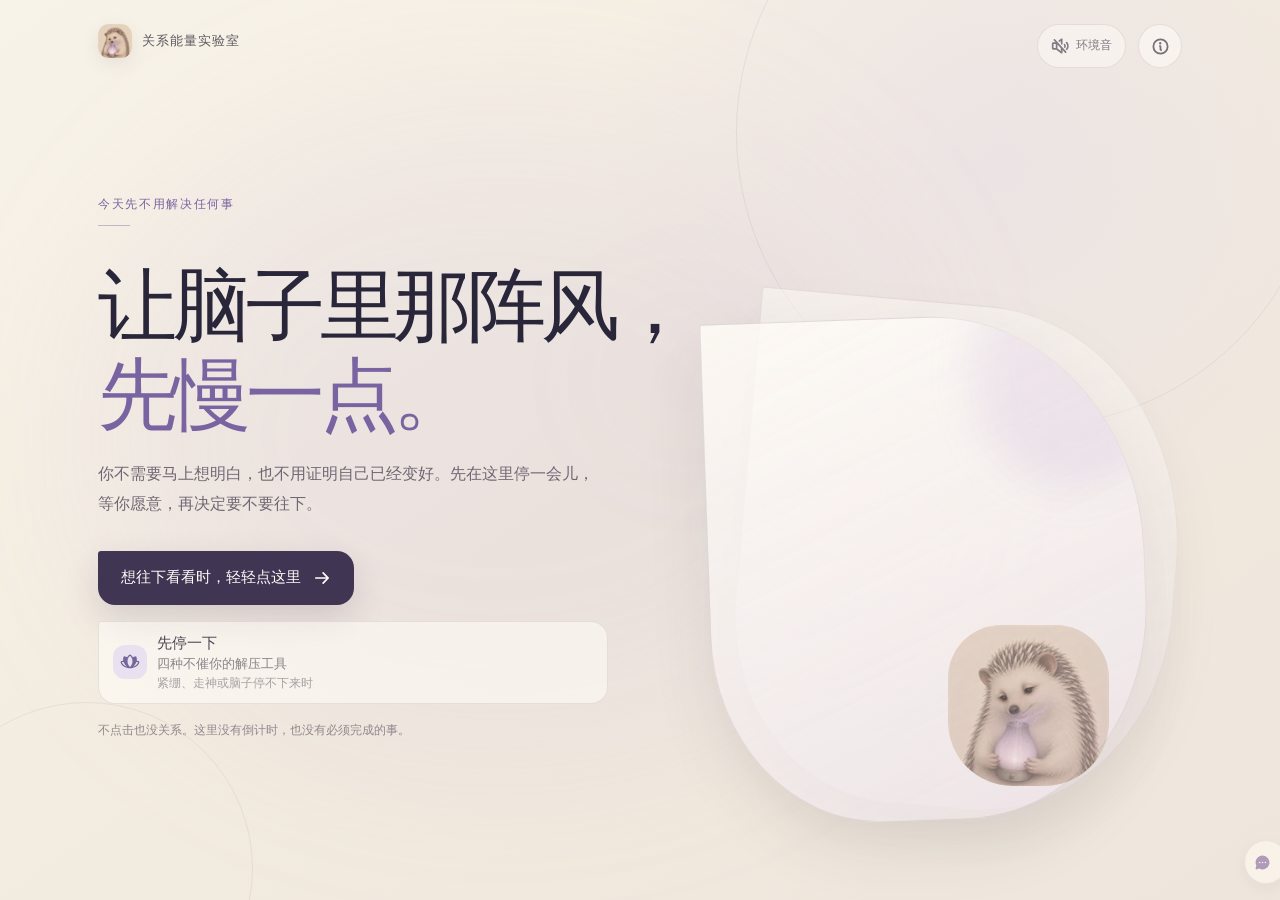
<file: index.html>
<!doctype html>
<html lang="zh-CN">
  <head>
    <meta charset="UTF-8" />
    <meta name="viewport" content="width=device-width, initial-scale=1.0, viewport-fit=cover" />
    <meta name="theme-color" content="#fbf8f2" />
    <link rel="icon" type="image/png" href="/hedgehog-brand.png" />
    <meta name="description" content="通过可以分段完成的真实关系情境，看见你在人际关系中更常采用的保护方式。" />
    <title>关系能量实验室｜看见你的关系应对方式</title>
    <script type="module" crossorigin src="/assets/app-D5oBYiJy.js"></script>
    <link rel="stylesheet" crossorigin href="/assets/resource-BirDizb4.css">
  </head>
  <body>
    <div id="root"></div>
  </body>
</html>
</file>
<file: assets/resource-BirDizb4.css>
:root{font-family:Noto Sans SC,PingFang SC,Microsoft YaHei,system-ui,sans-serif;color:#2e2840;background:var(--canvas);font-synthesis:none;text-rendering:optimizeLegibility;--cream: #fbf8f2;--paper: #fffdf9;--white: #ffffff;--paper-warm: #fffaf3;--paper-glow: #fff9f2;--paper-rose: #fff8f1;--canvas: #eee9df;--canvas-deep: #eee7dd;--canvas-soft: #f4f0e8;--lavender-surface: #f0ecf7;--ink: #2e2840;--muted: #786f82;--line: rgba(64, 52, 77, .1);--violet: #7562a7;--violet-soft: #eee9f8;--coral: #d86e7c;--coral-soft: #f9e8e7;--sage: #73855c;--sage-soft: #eef1e5;--yellow: #e4bd62;--font-micro: clamp(.6875rem, .66rem + .15vw, .75rem);--font-caption: clamp(.75rem, .72rem + .15vw, .8125rem);--shadow-soft: 0 22px 60px rgba(70, 56, 48, .1);--shadow-card: 0 18px 40px rgba(70, 56, 48, .16);--motion-instant: .12s;--motion-fast: .18s;--motion-scene: .32s;--ease-standard: cubic-bezier(.2, 0, 0, 1);--ease-emphasized: cubic-bezier(.2, .8, .2, 1)}.challenge-home-card{width:100%;min-height:84px;margin-top:12px;padding:14px 14px 14px 16px;border:1px solid rgba(117,98,167,.16);border-radius:22px;background:#f1edf8;display:grid;grid-template-columns:auto 1fr auto;align-items:center;gap:13px;text-align:left;cursor:pointer;box-shadow:0 12px 30px #483a6017}.challenge-home-icon{width:46px;height:46px;border-radius:16px;display:grid;place-items:center;color:#6f59a6;background:var(--paper);box-shadow:inset 0 0 0 1px #7562a71f}.challenge-home-copy{min-width:0;display:grid;gap:2px}.challenge-home-copy small{color:#796c8e;font-size:var(--font-caption);font-weight:760;letter-spacing:.08em;text-transform:uppercase}.challenge-home-copy strong{font-family:"Noto Serif SC",Songti SC,serif;font-size:18px;line-height:1.25}.challenge-home-copy em{overflow:hidden;color:var(--muted);font-size:var(--font-caption);font-style:normal;line-height:1.45;text-overflow:ellipsis;white-space:nowrap}.challenge-home-enter{width:34px;height:34px;border-radius:12px;background:var(--violet);color:#fff;display:grid;place-items:center}.challenge-hub-screen{min-height:100svh;color:#30283c;background:radial-gradient(circle at 80% 4%,rgba(209,193,229,.58),transparent 30%),linear-gradient(180deg,#f8f4ec 0,#f1ece4)}.challenge-hub-topbar{height:64px;padding:11px 18px;display:grid;grid-template-columns:40px 1fr auto;align-items:center;gap:10px;position:relative;z-index:10}.challenge-hub-topbar>div{display:grid;gap:1px}.challenge-hub-topbar strong{font-size:12px}.challenge-hub-topbar small{color:#817689;font-size:var(--font-micro);letter-spacing:.05em}.challenge-hub-topbar>span{padding:7px 9px;border:1px solid rgba(117,98,167,.12);border-radius:999px;display:flex;align-items:center;gap:5px;color:#765f9c;background:#fffdf99e;font-size:var(--font-micro);font-weight:800}.challenge-hub-hero{width:min(100%,840px);margin:0 auto;padding:42px 22px 30px}.challenge-hub-hero>span{display:flex;align-items:center;gap:7px;color:#7b66a3;font-size:var(--font-micro);font-weight:850;letter-spacing:.08em}.challenge-hub-hero h1{margin:14px 0 15px;font-family:"Noto Serif SC",Songti SC,serif;font-size:clamp(37px,10vw,68px);letter-spacing:-.065em;line-height:1.1}.challenge-hub-hero h1 em{color:#7d65a7;font-style:normal}.challenge-hub-hero>p{max-width:610px;margin:0;color:#736a78;font-size:12px;line-height:1.8}.hub-category-tabs{width:min(100%,840px);margin:0 auto;padding:0 18px 10px;display:flex;gap:9px;overflow-x:auto;scrollbar-width:none}.hub-category-tabs::-webkit-scrollbar{display:none}.hub-category-tabs button{min-width:177px;padding:13px 14px;border:1px solid rgba(70,56,80,.09);border-radius:18px;display:grid;grid-template-columns:33px 1fr;align-items:center;gap:9px;color:#766d7b;background:#fffdf9ad;text-align:left;cursor:pointer}.hub-category-tabs button>svg{width:33px;height:33px;padding:8px;border-radius:11px;color:#7d68a3;background:#efebf6}.hub-category-tabs button>span{display:grid;gap:2px}.hub-category-tabs strong{color:#4a414f;font-size:var(--font-caption)}.hub-category-tabs small{color:#8d8491;font-size:var(--font-micro);white-space:nowrap}.hub-category-tabs button.active{border-color:#7562a73d;background:var(--paper);box-shadow:0 13px 35px #40324e1a;transform:translateY(-2px)}.hub-category-tabs button.active>svg{color:var(--white);background:#7862a3}.hub-levels{width:min(100%,840px);margin:0 auto;padding:22px 18px 34px}.hub-levels>header{margin-bottom:13px;display:grid;grid-template-columns:auto 1fr auto;align-items:end;gap:11px}.hub-levels>header>span{color:#d5c9dd;font-family:Georgia,serif;font-size:37px;line-height:.9}.hub-levels>header div{display:grid;gap:1px}.hub-levels>header small{color:#988d9a;font-size:var(--font-micro);letter-spacing:.1em}.hub-levels>header h2{margin:0;font-family:"Noto Serif SC",Songti SC,serif;font-size:20px}.hub-levels>header em{color:#8a7d8d;font-size:var(--font-micro);font-style:normal}.hub-series-list{display:grid;gap:15px}.hub-series-card{min-height:300px;padding:24px;position:relative;overflow:hidden;border:1px solid rgba(67,53,76,.09);border-radius:32px;display:grid;grid-template-columns:minmax(0,1fr) 106px;gap:18px;background:linear-gradient(145deg,#fffdf9fa,#f7f1f8f0);box-shadow:0 25px 65px #43354c1a}.hub-series-card:before{content:"";width:220px;height:220px;position:absolute;right:-90px;top:-95px;border-radius:50%;background:#7562a717;filter:blur(2px)}.hub-series-card.series-amber:before{background:#d7a9572b}.hub-series-card.series-rose:before{background:#d2738724}.hub-series-card.series-sage:before{background:#73855c26}.hub-series-copy{min-width:0;position:relative;z-index:1}.hub-series-eyebrow{color:#8c76a7;font-size:var(--font-micro);font-weight:850;letter-spacing:.11em}.hub-series-copy h2{margin:8px 0 10px;font-family:"Noto Serif SC",Songti SC,serif;font-size:34px;letter-spacing:-.055em}.hub-series-copy>p{max-width:490px;margin:0;color:#665d6b;font-size:var(--font-caption);line-height:1.8}.hub-series-visual{width:106px;height:128px;position:relative;z-index:1;align-self:start;border:1px solid rgba(91,73,104,.09);border-radius:24px;display:flex;flex-direction:column;align-items:center;justify-content:center;color:#806b9c;background:#fffdf9b8;box-shadow:0 14px 32px #43354c14}.hub-series-visual strong{margin-top:8px;font-family:Georgia,serif;font-size:25px;line-height:1}.hub-series-visual small{margin-top:3px;color:#9c91a0;font-size:var(--font-micro);letter-spacing:.12em}.series-amber .hub-series-visual{color:#9a7040}.series-rose .hub-series-visual{color:#9d6677}.series-sage .hub-series-visual{color:#6f815c}.hub-series-preview{grid-column:1/-1;padding:12px 0;position:relative;z-index:1;border-top:1px solid rgba(68,55,76,.08);border-bottom:1px solid rgba(68,55,76,.08);display:flex;gap:8px;overflow-x:auto;scrollbar-width:none}.hub-series-preview::-webkit-scrollbar{display:none}.hub-series-preview span{flex:0 0 auto;padding:8px 10px;border-radius:12px;display:flex;align-items:center;gap:7px;color:#716675;background:#f1edf3c7;font-size:var(--font-micro);font-weight:750}.hub-series-preview i{color:#9d8fa1;font-family:Georgia,serif;font-style:normal}.hub-series-enter{grid-column:1/-1;min-height:48px;padding:0 15px;position:relative;z-index:1;border:0;border-radius:16px;display:grid;grid-template-columns:1fr auto auto;align-items:center;gap:9px;color:var(--white);background:#74609b;cursor:pointer}.series-amber .hub-series-enter{background:#9a7040}.series-rose .hub-series-enter{background:#9d6677}.series-sage .hub-series-enter{background:#6f815c}.hub-series-enter span{text-align:left;font-size:var(--font-micro);opacity:.78}.hub-series-enter strong{font-size:var(--font-caption)}.hub-series-detail{min-height:calc(100svh - 64px)}.hub-series-detail-hero{width:min(calc(100% - 36px),804px);margin:24px auto 0;padding:24px;border:1px solid rgba(67,53,76,.09);border-radius:30px;background:linear-gradient(145deg,#fffdf9f5,#f6f0f8e6);box-shadow:0 22px 60px #43354c14}.hub-series-detail-hero.detail-amber{background:linear-gradient(145deg,#fffdf9fa,#f8efdfeb)}.hub-series-detail-hero.detail-rose{background:linear-gradient(145deg,#fffdf9fa,#faecf1eb)}.hub-series-detail-hero.detail-sage{background:linear-gradient(145deg,#fffdf9fa,#eef2e8eb)}.hub-series-back{padding:0 0 13px;border:0;display:flex;align-items:center;gap:6px;color:#817488;background:transparent;font-size:var(--font-caption);cursor:pointer}.hub-series-detail-title{display:flex;align-items:center;gap:12px}.hub-series-detail-title>span{width:46px;height:46px;border-radius:15px;display:grid;place-items:center;color:#7862a3;background:#efebf6e6}.detail-amber .hub-series-detail-title>span{color:#9a7040;background:#f8efdfeb}.detail-rose .hub-series-detail-title>span{color:#9d6677;background:#faecf1f0}.detail-sage .hub-series-detail-title>span{color:#6f815c;background:#eef2e8f0}.hub-series-detail-title small{color:#918598;font-size:var(--font-micro);letter-spacing:.1em}.hub-series-detail-title h1{margin:2px 0 0;font-family:"Noto Serif SC",Songti SC,serif;font-size:32px;letter-spacing:-.05em}.hub-series-detail-hero>p{max-width:650px;margin:16px 0 0;color:#665d6b;font-size:var(--font-caption);line-height:1.8}.hub-series-detail-stats{margin-top:17px;display:flex;align-items:center;flex-wrap:wrap;gap:8px;color:#8a7d8d;font-size:var(--font-micro)}.hub-series-detail-stats i{width:3px;height:3px;border-radius:50%;background:#b8aeba}.hub-series-levels{padding-top:20px}.hub-level-list{display:grid;gap:13px}.hub-level-card{min-height:242px;padding:19px;position:relative;overflow:hidden;border:1px solid rgba(67,53,76,.09);border-radius:29px;display:grid;grid-template-columns:48px 1fr;gap:13px;background:#fffdf9eb;box-shadow:0 21px 55px #43354c17}.hub-level-card:after{content:"";width:130px;height:130px;border-radius:50%;position:absolute;right:-52px;top:-55px;background:#7562a714}.hub-level-card.level-amber:after{background:#d7a95726}.hub-level-card.level-rose:after{background:#d2738721}.hub-level-card.level-sage:after{background:#73855c24}.hub-level-number{padding-top:3px;display:flex;flex-direction:column;align-items:center;gap:3px;position:relative;z-index:1}.hub-level-number span{color:#a195a5;font-size:var(--font-micro);letter-spacing:.12em;writing-mode:vertical-rl}.hub-level-number strong{color:#d7ccd9;font-family:Georgia,serif;font-size:34px;line-height:1}.hub-level-body{min-width:0;position:relative;z-index:1}.hub-level-eyebrow{color:#8c76a7;font-size:var(--font-micro);font-weight:850;letter-spacing:.1em}.hub-level-body h2{margin:6px 0 8px;font-family:"Noto Serif SC",Songti SC,serif;font-size:28px;letter-spacing:-.05em}.hub-level-body>p{margin:0;color:#665d6b;font-size:var(--font-caption);line-height:1.75}.hub-level-tags{margin-top:12px;display:flex;flex-wrap:wrap;gap:5px}.hub-level-tags span{padding:5px 8px;border-radius:999px;color:#75687d;background:#f1edf3;font-size:var(--font-micro)}.hub-level-body>small{display:block;margin-top:10px;color:#938997;font-size:var(--font-micro)}.hub-level-enter{grid-column:1/-1;min-height:43px;padding:0 13px;border:0;border-radius:14px;display:grid;grid-template-columns:auto 1fr auto;align-items:center;gap:8px;color:var(--white);background:#74609b;cursor:pointer}.level-amber .hub-level-enter{background:#9a7040}.level-rose .hub-level-enter{background:#9d6677}.hub-level-enter span{text-align:left;font-size:var(--font-caption);font-weight:800}.hub-level-card.is-coming{min-height:180px;opacity:.72;box-shadow:none}.hub-level-card.is-coming .hub-level-body h2{font-size:22px}.hub-level-locked{grid-column:1/-1;padding-top:12px;border-top:1px solid rgba(68,55,76,.08);display:flex;align-items:center;gap:6px;color:#958a98;font-size:var(--font-micro)}.level-sage .hub-level-enter{background:#6f815c}.challenge-hub-note{width:min(calc(100% - 36px),804px);margin:0 auto;padding:18px 0 38px;border-top:1px solid rgba(67,53,76,.09);display:grid;grid-template-columns:auto 1fr;gap:9px;color:#827887}.challenge-hub-note svg{margin-top:2px;color:#b07382}.challenge-hub-note p{margin:0;font-size:var(--font-micro);line-height:1.7}.hub-memory-label{width:-moz-fit-content;width:fit-content;margin-top:10px;padding:7px 10px;display:flex;align-items:center;gap:6px;border:1px solid rgba(153,95,123,.15);border-radius:999px;color:#8c5873;background:#fbf0f4cc;font-size:12px;font-weight:800}.story-loading-screen{min-height:100svh;display:grid;place-content:center;justify-items:center;gap:8px;color:#6f5a96;background:radial-gradient(circle at 50% 42%,#f2ecf8,#f8f4ec 58%)}.story-loading-screen>div{width:64px;height:64px;margin-bottom:8px;border-radius:22px;display:grid;place-items:center;color:var(--white);background:#7964a1;box-shadow:0 18px 42px #4f3b6833}.story-loading-screen span{color:#92869a;font-size:var(--font-micro);letter-spacing:.12em}.story-loading-screen strong{font-family:"Noto Serif SC",Songti SC,serif;font-size:22px}@media(max-width:460px){.hub-series-card{padding:20px;grid-template-columns:minmax(0,1fr) 82px;gap:13px}.hub-series-visual{width:82px;height:112px;border-radius:20px}.hub-series-copy h2{font-size:30px}.hub-series-detail-hero{padding:20px}.hub-series-detail-stats{align-items:flex-start;flex-direction:column}.hub-series-detail-stats i{display:none}}@media(min-width:760px){.hub-level-list{grid-template-columns:repeat(2,minmax(0,1fr));align-items:stretch}.hub-level-card{min-height:270px}.challenge-hub-hero{padding-top:68px}.hub-category-tabs{overflow:visible}.hub-category-tabs button{flex:1;min-width:0}.hub-series-card{min-height:320px;padding:30px;grid-template-columns:minmax(0,1fr) 138px}.hub-series-visual{width:138px;height:148px}.hub-series-copy h2{font-size:42px}}.challenge-screen{min-height:100svh;color:#30283c;background:#f6f1e8}.challenge-topbar{width:100%;height:64px;padding:12px 18px;display:grid;grid-template-columns:40px 1fr 52px;align-items:center;gap:10px;position:relative;z-index:30}.challenge-brand{display:grid;justify-items:center;gap:1px}.challenge-brand span{font-size:13px;font-weight:800}.challenge-brand small{color:var(--muted);font-size:var(--font-caption)}.challenge-live{display:inline-flex;align-items:center;justify-content:flex-end;gap:5px;color:#9a5262;font-size:var(--font-micro);font-weight:850;letter-spacing:.12em}.challenge-live>span{width:7px;height:7px;border-radius:50%;background:#d86e7c;box-shadow:0 0 0 5px #d86e7c1f}.challenge-intro{min-height:100svh;overflow:hidden;background:#ece6f5}.challenge-intro-inner{width:min(100%,520px);min-height:calc(100svh - 64px);margin:0 auto;padding:22px 20px 30px;display:flex;flex-direction:column}.challenge-intro-copy{position:relative;padding:16px 6px 22px}.challenge-intro-copy:after{content:"08";position:absolute;right:2px;top:2px;color:#7562a717;font-family:Georgia,serif;font-size:112px;font-weight:800;line-height:1;pointer-events:none}.challenge-kicker{display:inline-flex;align-items:center;gap:6px;color:#745ca8;font-size:12px;font-weight:800;letter-spacing:.08em}.challenge-intro-copy h1{max-width:360px;margin:13px 0 12px;position:relative;z-index:2;font-family:"Noto Serif SC",Songti SC,Georgia,serif;font-size:clamp(48px,15vw,72px);font-weight:740;letter-spacing:-.08em;line-height:.97}.challenge-intro-copy p{max-width:380px;margin:0;color:#6e647a;font-size:14px;line-height:1.75}.challenge-premise{padding:20px;border-radius:28px;background:var(--paper);box-shadow:0 18px 50px #483a601a}.premise-time{display:flex;align-items:center;gap:7px;color:#8b6575;font-size:var(--font-caption);font-weight:800;letter-spacing:.06em}.challenge-premise h2{margin:10px 0 16px;font-family:"Noto Serif SC",Songti SC,serif;font-size:19px}.capacity-list{border-top:1px solid var(--line)}.capacity-list>div{min-height:39px;border-bottom:1px solid var(--line);display:flex;align-items:center;justify-content:space-between;gap:14px;font-size:12px}.capacity-list span{color:var(--muted)}.capacity-list strong{text-align:right}.challenge-premise>p{margin:16px 0 0;display:flex;align-items:flex-start;gap:8px;color:#6b6176;font-size:var(--font-caption);line-height:1.65}.challenge-premise>p svg{flex:0 0 auto;margin-top:1px;color:var(--sage)}.challenge-start{margin-top:18px}.challenge-duration{margin-top:10px;color:#7c7286;font-size:var(--font-caption);text-align:center}.challenge-progress{width:min(calc(100% - 40px),760px);height:4px;margin:0 auto;display:grid;grid-template-columns:repeat(8,1fr);gap:5px}.challenge-progress span{border-radius:20px;background:#4638521a}.challenge-progress span.done{background:#8069ae}.dialogue-screen{overflow-x:hidden;transition:background-color .45s ease}.dialogue-screen.is-straining{background:#f2e5e7}.dialogue-layout{width:min(100%,1040px);margin:0 auto;padding:18px 18px 44px;display:grid;gap:14px}.metric-panel{padding:14px 15px;border:1px solid rgba(73,59,85,.08);border-radius:20px;background:#fffdf9c2}.impression-row{margin-bottom:11px;display:flex;align-items:baseline;justify-content:space-between;gap:12px}.impression-row span{color:var(--muted);font-size:var(--font-caption)}.impression-row strong{font-size:var(--font-caption);text-align:right}.metric-grid{display:grid;grid-template-columns:1fr 1fr;gap:9px 13px}.metric-item>span{display:block;margin-bottom:5px;color:#6f6578;font-size:var(--font-micro)}.metric-track{height:4px;overflow:hidden;border-radius:12px;background:#3f334917}.metric-fill{height:100%;border-radius:inherit;background:#8875b4}.metric-boundary{background:#71865f}.metric-trust{background:#4f7e8f}.metric-rumination{background:#d16d7a}.dialogue-stage{min-height:600px;padding:18px;border-radius:30px;background:var(--paper);box-shadow:0 22px 60px #42354d1c}.scene-meta{margin-bottom:24px;display:flex;align-items:center;justify-content:space-between;gap:18px}.scene-meta span{padding:6px 9px;border-radius:9px;color:#8d5967;background:#f8e8e9;font-size:var(--font-caption);font-weight:800}.scene-meta strong{color:#756b7d;font-size:var(--font-caption);letter-spacing:.04em}.npc-row{display:grid;grid-template-columns:58px 1fr;align-items:end;gap:12px}.npc-avatar{width:58px;height:76px;border-radius:18px;-o-object-fit:cover;object-fit:cover;box-shadow:0 10px 24px #46384d29}.dialogue-bubble{padding:15px 16px;border-radius:22px 22px 22px 7px;background:var(--lavender-surface)}.dialogue-bubble .speaker{display:block;margin-bottom:5px;color:#7862a4;font-size:var(--font-caption);font-weight:820}.dialogue-bubble p{margin:0;font-size:14px;font-weight:620;line-height:1.65}.reaction-bubble{background:#e9f0e4}.round-note{margin:18px 0 20px 70px;color:#817687;font-size:var(--font-caption);line-height:1.6}.challenge-options{margin-top:20px;display:grid;gap:9px}.choice-label{margin:0 0 2px 3px;color:#776b80;font-size:var(--font-caption);font-weight:800;letter-spacing:.06em}.challenge-choice{width:100%;min-height:72px;padding:12px 11px;border:1px solid rgba(73,58,83,.09);border-radius:18px;background:var(--white);display:grid;grid-template-columns:30px 1fr 20px;align-items:center;gap:9px;text-align:left;cursor:pointer;transition:border-color .18s ease,transform .18s ease,background-color .18s ease}.challenge-choice:hover{border-color:#7562a757;background:#fcfaff}.challenge-choice-letter{width:30px;height:30px;border-radius:11px;display:grid;place-items:center;color:#725fa1;background:var(--lavender-surface);font-size:var(--font-caption);font-weight:850}.challenge-choice>span:nth-child(2){min-width:0;display:grid;gap:4px}.challenge-choice strong{font-size:12px;font-weight:720;line-height:1.55}.challenge-choice small{color:#897e8f;font-size:var(--font-micro)}.challenge-choice>svg{color:#8a7c94}.reaction-panel{margin-top:22px;padding-top:20px;border-top:1px solid var(--line)}.reaction-label{display:flex;align-items:center;gap:7px;color:#647956;font-size:var(--font-caption);font-weight:800}.reaction-panel>p{margin:9px 0 18px;color:#7d7284;font-size:var(--font-caption);line-height:1.65}.reaction-panel>h3{margin:12px 0 7px;color:#332c38;font-family:var(--font-serif);font-size:clamp(1.1rem,4vw,1.35rem);line-height:1.45}.reaction-watch{margin:4px 0 12px;padding:13px 14px;border:1px solid rgba(116,130,101,.22);border-radius:14px;background:linear-gradient(135deg,#f0f4e8d6,#f9f6efeb)}.reaction-watch strong{display:block;margin-bottom:5px;color:#647956;font-size:var(--font-caption)}.reaction-watch p{margin:0;color:#5f5864;font-size:var(--font-caption);line-height:1.65}.reaction-panel>small{display:block;margin-bottom:18px;color:#918694;font-size:var(--font-micro);line-height:1.55}.timed-reflection{margin:14px 0 18px;padding:15px;border:1px solid rgba(116,130,101,.22);border-radius:15px;background:#f7f4ece6}.timed-reflection>strong{display:block;color:#3f3744;font-family:var(--font-serif);line-height:1.5}.timed-reflection>p,.timed-reflection>small{display:block;margin:7px 0 0;color:#716777;font-size:var(--font-caption);line-height:1.65}.timed-reflection>small{color:#647956}.ending-screen{overflow:hidden;background:#ece6f5}.ending-abstract{background:#281f36;color:var(--paper-glow)}.ending-inner{width:min(100%,760px);min-height:calc(100svh - 64px);margin:0 auto;padding:18px 20px 36px;position:relative;display:grid;align-content:start;justify-items:center}.ending-card-frame{width:min(58vw,225px);position:relative;z-index:3}.ending-card-frame img{width:100%;display:block;border-radius:24px;box-shadow:0 24px 60px #34284533}.abstracting .ending-card-frame img{box-shadow:-10px 0 #23c1d666,10px 0 #eb418161,0 24px 70px #00000080}.thought-storm{position:absolute;top:0;right:0;bottom:0;left:0;overflow:hidden;pointer-events:none}.thought-storm span{position:absolute;color:#ffeee61a;font-size:clamp(20px,7vw,54px);font-weight:900;white-space:nowrap;animation:thought-drift 2.8s infinite alternate ease-in-out}.thought-storm span:nth-child(1){top:4%;left:-15%;transform:rotate(-8deg)}.thought-storm span:nth-child(2){top:31%;right:-20%;transform:rotate(12deg);animation-delay:-.8s}.thought-storm span:nth-child(3){top:56%;left:-22%;transform:rotate(5deg);animation-delay:-1.6s}.thought-storm span:nth-child(4){bottom:8%;right:3%;transform:rotate(-12deg);animation-delay:-2.2s}@keyframes thought-drift{0%{translate:-8px 0;filter:blur(0)}to{translate:12px -8px;filter:blur(2px)}}.ending-copy{max-width:570px;margin-top:20px;position:relative;z-index:3;text-align:center}.ending-copy>span{color:#7b66a9;font-size:var(--font-micro);font-weight:850;letter-spacing:.14em}.ending-abstract .ending-copy>span{color:#ef789d}.ending-copy h1{margin:6px 0 10px;font-family:"Noto Serif SC",Songti SC,serif;font-size:clamp(32px,10vw,52px);letter-spacing:-.05em}.ending-line{margin:0 auto;color:#6d6376;font-size:14px;font-weight:650;line-height:1.75}.ending-abstract .ending-line{color:#efe6ef}.ending-insight{margin-top:16px;padding:15px;border:1px solid rgba(117,98,167,.13);border-radius:18px;display:flex;align-items:flex-start;gap:9px;background:#fffdf9ad;text-align:left}.ending-abstract .ending-insight{border-color:#ffffff24;background:#ffffff0f}.ending-insight svg{flex:0 0 auto;margin-top:2px;color:#d2a34f}.ending-insight p{margin:0;font-size:var(--font-caption);line-height:1.7}.ending-stats{width:100%;margin-top:18px;position:relative;z-index:3;border-top:1px solid rgba(76,62,88,.1);border-bottom:1px solid rgba(76,62,88,.1)}.ending-abstract .ending-stats{border-color:#ffffff1c}.ending-stats>div{min-height:44px;display:flex;align-items:center;justify-content:space-between;gap:14px}.ending-stats span{color:#827689;font-size:var(--font-caption)}.ending-abstract .ending-stats span{color:#a99eae}.ending-stats strong{font-size:var(--font-caption);text-align:right}.ending-actions{width:100%;margin-top:18px;position:relative;z-index:3;display:grid;gap:6px}.ending-abstract .text-button{color:#ddd3e2}.ending-safety{margin:12px 0 0;position:relative;z-index:3;display:flex;align-items:center;gap:6px;color:#8d8193;font-size:var(--font-micro)}@media(min-width:760px){.dialogue-layout{padding-top:28px;grid-template-columns:230px minmax(0,1fr);align-items:start}.metric-panel{position:sticky;top:20px;padding:20px;border-radius:24px}.metric-grid{grid-template-columns:1fr;gap:15px}.dialogue-stage{min-height:650px;padding:30px}.challenge-choice{min-height:78px;padding:14px 16px}.challenge-choice strong{font-size:13px}.ending-inner{grid-template-columns:240px 1fr;-moz-column-gap:32px;column-gap:32px;align-content:center}.ending-card-frame{width:240px;grid-row:1 / span 4}.ending-copy{margin-top:0;text-align:left}.ending-line{margin-left:0}.ending-stats,.ending-actions,.ending-safety{grid-column:2}}.timed-screen{overflow:hidden;background:#2a2137;color:var(--paper-warm)}.timed-screen .challenge-brand small,.timed-screen .challenge-brand span{color:var(--paper-warm)}.timed-layout{width:min(100%,720px);min-height:calc(100svh - 64px);margin:0 auto;padding:18px 18px 40px;display:grid;align-items:center}.timed-card{padding:20px;border:1px solid rgba(255,255,255,.13);border-radius:30px;background:#352942;box-shadow:0 28px 80px #0000004d;transition:background-color .2s ease,transform .2s ease}.timed-card.timer-critical{background:#4a2638;animation:urgent-pulse .65s infinite alternate ease-in-out}@keyframes urgent-pulse{0%{transform:scale(1)}to{transform:scale(1.008)}}.timed-heading{display:flex;align-items:center;justify-content:space-between;gap:16px}.timed-heading>span{display:inline-flex;align-items:center;gap:7px;color:#f3b56e;font-size:var(--font-caption);font-weight:850;letter-spacing:.12em}.timed-heading>strong{font-family:Georgia,serif;font-size:34px;line-height:1}.timed-heading>strong small{margin-left:3px;color:#c2b6ca;font-family:inherit;font-size:var(--font-caption)}.timer-track{height:5px;margin-top:13px;overflow:hidden;border-radius:20px;background:#ffffff1a}.timer-track>div{height:100%;border-radius:inherit;background:#ef8b73}.timed-call{padding:28px 3px 20px}.timed-call>span{color:#b9aebf;font-size:var(--font-caption)}.timed-call h1{margin:7px 0 13px;font-family:"Noto Serif SC",Songti SC,serif;font-size:clamp(27px,8vw,42px);line-height:1.18}.timed-call p{margin:0;color:#eee5ee;font-size:14px;font-weight:650;line-height:1.75}.timed-options{margin-top:5px}.timed-options .challenge-choice{border-color:#ffffff1c;background:#ffffff14;color:var(--paper-warm)}.timed-options .challenge-choice:hover{border-color:#f4b56e8c;background:#ffffff21}.timed-options .challenge-choice-letter{color:#f7c58c;background:#f4b56e1f}.timed-options .challenge-choice>svg{color:#d7cadb}.timed-reaction{display:grid;gap:14px}.timeout-label{width:-moz-fit-content;width:fit-content;padding:7px 10px;border-radius:10px;color:#ffcf9d;background:#ef8b7321;font-size:var(--font-caption);font-weight:800}.timed-reaction .dialogue-bubble{color:#2f2938}.timed-reaction>p{margin:0;color:#c8bdcc;font-size:var(--font-caption);line-height:1.7}.peer-evaluation-screen{background:#e9edf0}.peer-evaluation-inner{width:min(100%,680px);min-height:calc(100svh - 64px);margin:0 auto;padding:44px 22px 38px;display:flex;flex-direction:column;justify-content:center}.peer-evaluation-inner h1{margin:14px 0 13px;font-family:"Noto Serif SC",Songti SC,serif;font-size:clamp(32px,10vw,52px);letter-spacing:-.05em;line-height:1.15}.evaluation-context{max-width:520px;margin:0;color:#716878;font-size:12px;line-height:1.7}.peer-evaluation-inner blockquote{margin:28px 0 18px;padding:24px 22px;border:0;border-radius:8px 28px 28px;background:var(--paper);box-shadow:0 20px 55px #3b414b1f;font-family:"Noto Serif SC",Songti SC,serif;font-size:clamp(17px,5vw,23px);font-weight:680;line-height:1.75}.evaluation-reading{margin-bottom:22px;display:flex;align-items:flex-start;gap:9px;color:#706677}.evaluation-reading svg{flex:0 0 auto;margin-top:2px;color:#b38945}.evaluation-reading p{margin:0;font-size:var(--font-caption);line-height:1.7}@media(prefers-reduced-motion:reduce){.timed-card.timer-critical{animation:none}}.chapter-next-button{width:100%;min-height:48px;margin-top:9px;padding:12px 16px;display:flex;align-items:center;justify-content:center;gap:8px;border:1px solid rgba(119,91,145,.22);border-radius:15px;color:#70558c;background:linear-gradient(135deg,#f4ecf9eb,#fbf6f0f2);font-size:13px;font-weight:850;box-shadow:0 10px 28px #4b375814}.after-screen{--after-ink: #302936;--after-muted: #766d7c;--after-purple: #8067a0;--after-sage: #6f7f68;min-height:100svh;color:var(--after-ink);background:radial-gradient(circle at 84% 2%,rgba(208,191,229,.58),transparent 31%),radial-gradient(circle at 8% 92%,rgba(228,196,203,.36),transparent 35%),linear-gradient(180deg,#f8f3ec,#eee8f3)}.after-topbar{width:100%;min-height:66px;padding:11px 18px;position:relative;z-index:20;display:grid;grid-template-columns:40px 1fr auto;align-items:center;gap:10px;border-bottom:1px solid rgba(67,53,76,.07);background:#f9f6f1ad;-webkit-backdrop-filter:blur(18px);backdrop-filter:blur(18px)}.after-topbar>div{display:grid;gap:2px}.after-topbar strong{font-size:13px}.after-topbar small{color:#84798b;font-size:12px}.after-topbar>span{padding:7px 10px;display:flex;align-items:center;gap:6px;border:1px solid rgba(112,92,142,.13);border-radius:999px;color:#735c92;background:#fffdf9a6;font-size:12px;font-weight:800}.after-intro{position:relative;overflow:hidden}.after-intro-glow{position:absolute;top:0;right:0;bottom:0;left:0;pointer-events:none}.after-intro-glow i{width:260px;height:260px;position:absolute;border-radius:50%;filter:blur(10px);background:#9777b81a}.after-intro-glow i:nth-child(1){top:8%;right:-110px}.after-intro-glow i:nth-child(2){bottom:8%;left:-130px;background:#c0748a1a}.after-intro-glow i:nth-child(3){width:2px;height:64%;top:20%;left:52%;border-radius:0;background:linear-gradient(transparent,rgba(102,80,126,.14),transparent)}.after-intro-inner{width:min(calc(100% - 36px),940px);margin:0 auto;padding:42px 0 58px;position:relative;z-index:2;display:grid;gap:34px;align-items:center}.after-phone{width:min(82vw,310px);min-height:480px;margin:0 auto;padding:18px 17px;position:relative;border:7px solid #413846;border-radius:38px;background:linear-gradient(180deg,#eee9f0,#f8f4f0 42%,#eee8ec);box-shadow:0 35px 80px #33293a3d,inset 0 0 0 1px #ffffffb3}.after-phone:before{content:"";width:90px;height:22px;position:absolute;top:7px;left:50%;transform:translate(-50%);border-radius:0 0 14px 14px;background:#413846}.after-phone-status{margin:4px 3px 42px;display:flex;justify-content:space-between;color:#5d5361;font-size:12px;font-weight:800}.after-phone-status i{width:18px;height:8px;border:1px solid #625767;border-radius:3px}.after-phone>small{display:block;margin-bottom:12px;color:#85798b;text-align:center;font-size:12px}.after-phone>blockquote{width:-moz-fit-content;width:fit-content;margin:0 0 100px auto;padding:11px 16px;border-radius:18px 5px 18px 18px;color:#fff;background:#8570a0;font-size:15px}.after-typing-draft{padding:14px;border:1px solid rgba(75,59,85,.1);border-radius:16px;background:#ffffffbf;box-shadow:0 12px 30px #3d2f4414}.after-typing-draft span{color:#8b7e90;font-size:12px}.after-typing-draft p{margin:8px 0 0;color:#4e4552;font-size:13px;line-height:1.75}.after-typing-draft p:after{content:"";width:1px;height:16px;margin-left:3px;display:inline-block;vertical-align:-3px;background:#765d94;animation:after-cursor 1s steps(1) infinite}.after-phone>em{display:block;margin-top:16px;color:#9a8da0;text-align:center;font-size:12px;font-style:normal}@keyframes after-cursor{50%{opacity:0}}.after-intro-copy>span{display:flex;align-items:center;gap:7px;color:#755c98;font-size:12px;font-weight:850;letter-spacing:.08em}.after-intro-copy h1{margin:14px 0 18px;font-family:"Noto Serif SC",Songti SC,serif;font-size:clamp(37px,10vw,60px);letter-spacing:-.065em;line-height:1.12}.after-intro-copy h1 em{color:#8a6483;font-style:normal}.after-intro-copy>p{margin:0;color:#6f6674;font-size:14px;line-height:1.85}.legacy-note{margin:22px 0;padding:15px;display:grid;grid-template-columns:auto 1fr;gap:11px;border:1px solid rgba(125,98,147,.13);border-radius:18px;background:#fffdf9b8}.legacy-note>svg{margin-top:2px;color:#b07386}.legacy-note strong{font-size:13px}.legacy-note p{margin:5px 0 0;color:#7a707d;font-size:12px;line-height:1.65}.after-intro-copy>small{margin-top:13px;display:block;color:#8d8291;font-size:12px;line-height:1.6}.after-progress{width:min(calc(100% - 36px),840px);height:4px;margin:14px auto 0;display:flex;gap:5px}.after-progress span{flex:1;border-radius:999px;background:#4e3e581a;transition:background .35s ease,transform .35s ease}.after-progress span.done{background:linear-gradient(90deg,#a583ad,#7c8b70);transform:scaleY(1.35)}.after-story{overflow:hidden}.after-story.is-looping:after{content:"是不是我说错了　要不要解释　他会不会讨厌我";position:fixed;inset:auto -20px 16px;z-index:0;color:#4a355412;font-family:"Noto Serif SC",serif;font-size:clamp(18px,6vw,42px);white-space:nowrap;animation:after-rumination 9s linear infinite}@keyframes after-rumination{to{transform:translate(-28%)}}.after-story-layout{width:min(calc(100% - 32px),880px);margin:0 auto;padding:28px 0 60px;position:relative;z-index:2;display:grid;gap:15px}.after-xiaoman-state{padding:10px 12px;display:flex;align-items:center;gap:10px;border:1px solid rgba(84,68,94,.08);border-radius:17px;background:#fffdf999}.after-xiaoman-state img{width:50px;height:50px;border-radius:15px;-o-object-fit:cover;object-fit:cover;-o-object-position:center 45%;object-position:center 45%;box-shadow:0 8px 20px #41314c1f}.after-xiaoman-state div{display:grid;gap:2px}.after-xiaoman-state strong{font-size:13px}.after-xiaoman-state span{color:#7e7482;font-size:12px}.after-xiaoman-state p{margin:7px 0 0;padding-top:7px;border-top:1px solid rgba(111,86,122,.1);color:#918493;font-size:var(--font-caption);line-height:1.55}.after-scene-card{padding:20px 17px;border:1px solid rgba(79,61,90,.1);border-radius:26px;background:#fffdf9d1;box-shadow:0 24px 65px #3e2e491c;-webkit-backdrop-filter:blur(16px);backdrop-filter:blur(16px)}.after-scene-card>header{margin-bottom:18px;display:flex;align-items:center;justify-content:space-between;gap:12px}.after-scene-card>header span{color:#8c7e91;font-size:12px}.after-scene-card>header strong{color:#56465f;font-family:"Noto Serif SC",Songti SC,serif;font-size:15px}.after-message{padding:17px;border-radius:7px 21px 21px;background:linear-gradient(145deg,#eee8f3,#f5f0f4)}.after-message span{color:#7e6892;font-size:12px;font-weight:800}.after-message p{margin:8px 0 0;color:#463d4a;font-size:14px;line-height:1.8}.after-clue{margin:13px 0 19px;padding:12px 13px;display:grid;grid-template-columns:auto 1fr;gap:9px;border:1px solid rgba(106,125,96,.14);border-radius:15px;background:#eef2e8b3}.after-clue svg{margin-top:3px;color:#73826b}.after-clue p{margin:0;color:#6e666f;font-size:12px;line-height:1.65}.after-clue strong{display:block;margin-bottom:3px;color:#63725d}.after-draft{padding:15px;position:relative;border:1px dashed rgba(117,90,134,.25);border-radius:17px;background:#f9f6f9cc}.after-draft span{color:#907d98;font-size:12px}.after-draft p{margin:8px 0 0;padding-right:42px;color:#56495b;font-size:13px;line-height:1.7}.after-draft i{position:absolute;top:12px;right:12px;color:#a190a8;font-size:12px;font-style:normal}.after-compose>small{margin:16px 0 10px;display:block;color:#766c7a;font-size:12px;font-weight:800}.after-options{display:grid;gap:9px}.after-options button{width:100%;padding:13px 12px;display:grid;grid-template-columns:25px 1fr auto;align-items:center;gap:9px;border:1px solid rgba(83,66,94,.1);border-radius:15px;color:#463d4a;background:#fffc;text-align:left;transition:transform .2s ease,border-color .2s ease,box-shadow .2s ease}.after-options button:hover{transform:translateY(-2px);border-color:#7d5e9747;box-shadow:0 10px 24px #4a385414}.after-options button>span{width:25px;height:25px;display:grid;place-items:center;border-radius:9px;color:#785d91;background:#eee7f3;font-size:12px;font-weight:900}.after-options button p{margin:0;font-size:13px;line-height:1.55}.after-options button svg{color:#94869a}.after-choice-result>span{color:#89768f;font-size:12px;font-weight:800}.after-choice-result>blockquote{margin:10px 0 13px;padding:16px;border-radius:18px 6px 18px 18px;color:#fff;background:linear-gradient(135deg,#8b6fa0,#74627e);font-family:"Noto Serif SC",Songti SC,serif;font-size:15px;line-height:1.75;box-shadow:0 14px 32px #533d632e}.after-immediate{padding:13px 14px;border-radius:14px;background:#f3eef2}.after-immediate small{color:#887a8e;font-size:12px}.after-immediate p{margin:5px 0 0;color:#5d535f;font-size:13px;line-height:1.7}.after-reading{margin:11px 0;padding:13px;display:grid;grid-template-columns:auto 1fr;gap:9px;border:1px solid rgba(119,134,105,.16);border-radius:14px;background:#eff3e9bf}.after-reading svg{margin-top:3px;color:#7e8d74}.after-reading p{margin:0;color:#646068;font-size:12px;line-height:1.65}.after-not-yet{margin:0 0 16px;padding:0 2px;display:flex;align-items:flex-start;gap:7px;color:#918695;font-size:12px;line-height:1.6}.after-not-yet svg{flex:0 0 auto;margin-top:2px}.after-aftertaste{margin:13px 0 17px;padding:14px 15px;border-left:3px solid #a58aaa;border-radius:5px 15px 15px 5px;background:linear-gradient(110deg,#ede5f0d1,#f9f6f1c7)}.after-aftertaste>span{display:flex;align-items:center;gap:7px;color:#796781;font-size:var(--font-caption);font-weight:800;letter-spacing:.05em}.after-aftertaste p{margin:8px 0 5px;color:#574e5b;font-family:"Noto Serif SC",Songti SC,serif;font-size:13px;line-height:1.75}.after-aftertaste small{color:#9a8e9c;font-size:var(--font-caption)}.after-aftertaste.tone-loop{border-color:#b67d87;background:linear-gradient(110deg,#f4e2e6cc,#f9f6f1c7)}.after-aftertaste.tone-steady,.after-aftertaste.tone-repair{border-color:#839376;background:linear-gradient(110deg,#e9f0e2c7,#f9f6f1c7)}.after-aftertaste.tone-wall{border-color:#8f8994;background:linear-gradient(110deg,#e9e6ebd6,#f9f6f1c7)}.after-truth{color:#39303e;background:radial-gradient(circle at 78% 8%,rgba(201,179,220,.58),transparent 34%),radial-gradient(circle at 8% 92%,rgba(222,190,197,.34),transparent 34%),linear-gradient(180deg,#f7f1ea,#eae4ef)}.after-truth .after-topbar{border-color:#4c3b5714;background:#f8f4efb3}.after-truth-inner{width:min(calc(100% - 38px),690px);margin:0 auto;padding:58px 0 70px}.after-truth-inner>span{display:flex;align-items:center;gap:7px;color:#795f94;font-size:12px;font-weight:850;letter-spacing:.08em}.after-truth-inner>small{margin-top:24px;display:block;color:#8d8191;font-size:12px}.after-truth-inner h1{margin:10px 0 26px;font-family:"Noto Serif SC",Songti SC,serif;font-size:clamp(32px,9vw,52px);letter-spacing:-.06em;line-height:1.18}.after-truth-inner>blockquote{margin:0;padding:24px 21px;border:1px solid rgba(91,69,103,.12);border-radius:7px 25px 25px;color:#4a3e4e;background:linear-gradient(145deg,#fffdf9eb,#f7eff1e6);font-family:"Noto Serif SC",Songti SC,serif;font-size:16px;line-height:1.85;box-shadow:0 24px 60px #43304c1f}.after-truth-compare{margin:19px 0 24px;padding-left:16px;border-left:2px solid rgba(195,161,208,.35)}.after-truth-compare span{color:#a99dac;font-size:12px}.after-truth-compare p{margin:7px 0 12px;color:#594d5e;font-size:13px;line-height:1.7}.after-truth-compare strong{color:#6e626f;font-size:12px;font-weight:500;line-height:1.7}.after-easter{position:relative;overflow:hidden;color:#f2eaf1;background:radial-gradient(circle at 50% 26%,rgba(120,82,132,.3),transparent 35%),#1f1922}.after-easter .after-topbar{color:#eee7f0;border-color:#ffffff12;background:#1f1922a6}.after-easter .after-topbar strong,.after-easter .after-topbar small,.after-easter .after-topbar>span{color:#eee7f0}.after-easter-echoes{position:absolute;top:65px;right:0;bottom:0;left:0;overflow:hidden;pointer-events:none}.after-easter-echoes span{position:absolute;color:#eed7e912;font-family:"Noto Serif SC",serif;font-size:clamp(20px,7vw,54px);white-space:nowrap}.after-easter-echoes span:nth-child(1){top:8%;left:-5%;transform:rotate(-5deg)}.after-easter-echoes span:nth-child(2){top:34%;right:-11%;transform:rotate(7deg)}.after-easter-echoes span:nth-child(3){bottom:25%;left:-8%;transform:rotate(4deg)}.after-easter-echoes span:nth-child(4){bottom:5%;right:-8%;transform:rotate(-6deg)}.after-easter>section{width:min(calc(100% - 38px),720px);min-height:calc(100svh - 66px);margin:0 auto;padding:72px 0 58px;position:relative;z-index:2;display:grid;align-content:center;text-align:center}.after-easter section>small{color:#b79dbe;font-size:12px;letter-spacing:.08em}.after-easter h1{margin:25px 0 22px;font-family:"Noto Serif SC",Songti SC,serif;font-size:clamp(34px,10vw,58px);letter-spacing:-.065em;line-height:1.22}.after-easter section>div{color:#d1c4d0;font-size:14px;line-height:1.95}.after-easter section>blockquote{margin:27px auto 0;padding:19px;border-top:1px solid rgba(255,255,255,.11);border-bottom:1px solid rgba(255,255,255,.11);color:#f0e2eb;font-family:"Noto Serif SC",serif;font-size:15px;line-height:1.9}.after-easter .still-continue{margin-top:30px;color:#d6c6d5}.after-ending{background:radial-gradient(circle at 50% 2%,rgba(207,188,225,.6),transparent 32%),linear-gradient(180deg,#f8f3ed,#eee7f2)}.after-ending.ending-retreat,.after-ending.ending-loop{color:#eee8ef;background:radial-gradient(circle at 50% 8%,rgba(123,80,132,.3),transparent 35%),#201a23}.after-ending.ending-retreat .after-topbar,.after-ending.ending-loop .after-topbar{color:#eee8ef;border-color:#ffffff12;background:#201a23b8}.after-ending.ending-retreat .after-topbar strong,.after-ending.ending-retreat .after-topbar small,.after-ending.ending-retreat .after-topbar>span,.after-ending.ending-loop .after-topbar strong,.after-ending.ending-loop .after-topbar small,.after-ending.ending-loop .after-topbar>span{color:#eee8ef}.after-ending-inner{width:min(calc(100% - 34px),720px);margin:0 auto;padding:34px 0 70px;text-align:center}.after-ending-inner>header{display:flex;justify-content:space-between;gap:12px;color:#7d6798;font-size:12px;font-weight:850;letter-spacing:.07em}.after-ending-inner>header small{color:#918693;font-size:12px;font-weight:500;letter-spacing:0}.after-ending-portrait{width:min(76vw,340px);aspect-ratio:1;margin:27px auto 25px;position:relative}.after-ending-portrait img{width:100%;height:100%;display:block;border:7px solid rgba(255,253,249,.7);border-radius:31px;-o-object-fit:cover;object-fit:cover;box-shadow:0 25px 58px #3c2b462e}.after-ending-portrait i{width:14px;height:14px;position:absolute;right:4px;bottom:5px;border:3px solid #f4eff0;border-radius:50%;background:#7d946d}.after-ending-copy h1{margin:0 0 12px;font-family:"Noto Serif SC",Songti SC,serif;font-size:clamp(32px,9vw,48px);letter-spacing:-.055em;line-height:1.2}.after-ending-copy>p{max-width:590px;margin:0 auto 20px;color:#706675;font-size:13px;line-height:1.85}.ending-retreat .after-ending-copy>p,.ending-loop .after-ending-copy>p{color:#cbbfcc}.after-share-card{margin:0;padding:22px 20px 18px;position:relative;overflow:hidden;border:1px solid rgba(106,84,125,.14);border-radius:7px 25px 25px;color:#443a49;background:linear-gradient(145deg,#fffdf8,#f5eee9);box-shadow:0 22px 55px #42304d1f;text-align:left}.after-share-card:after{content:"“";position:absolute;top:-25px;right:10px;color:#795b8f12;font-family:Georgia,serif;font-size:120px}.after-share-card>span{position:relative;z-index:1;display:flex;align-items:center;gap:7px;color:#876d9a;font-size:12px;font-weight:850}.after-share-card>p{position:relative;z-index:1;margin:15px 0 21px;font-family:"Noto Serif SC",Songti SC,serif;font-size:clamp(17px,4.6vw,22px);font-weight:680;line-height:1.75}.after-share-card footer{position:relative;z-index:1;display:flex;align-items:center;gap:8px;color:#968a98;font-size:12px}.after-share-card footer i{width:25px;height:1px;background:#c4b4cc}.ending-retreat .after-share-card,.ending-loop .after-share-card{border-color:#ffffff1c;color:#f3e9f1;background:linear-gradient(145deg,#ffffff17,#ffffff09);box-shadow:0 20px 52px #00000042}.after-ending-signals{margin:17px 0;display:grid;grid-template-columns:repeat(3,1fr);border-top:1px solid rgba(73,57,83,.1);border-bottom:1px solid rgba(73,57,83,.1)}.after-ending-signals div{min-height:68px;padding:10px 6px;display:grid;align-content:center;gap:4px}.after-ending-signals span{color:#8c818f;font-size:12px}.after-ending-signals strong{font-size:13px}.after-ending-note{margin:0 0 18px;color:#776d7a;font-size:12px;line-height:1.75}.ending-retreat .after-ending-note,.ending-loop .after-ending-note{color:#bfb3c1}.after-ending-actions{display:grid;gap:8px}@media(min-width:760px){.after-intro-inner{min-height:calc(100svh - 66px);grid-template-columns:.85fr 1.15fr;gap:72px}.after-story-layout{grid-template-columns:190px 1fr;align-items:start;padding-top:46px}.after-xiaoman-state{position:sticky;top:86px;display:grid;text-align:center}.after-xiaoman-state img{width:92px;height:92px;margin:0 auto}.after-scene-card{padding:27px 25px}.after-ending-actions{grid-template-columns:1fr auto;align-items:center}}@media(max-width:430px){.after-topbar>span{width:35px;height:35px;padding:0;justify-content:center;font-size:0}.after-intro-inner{padding-top:28px}.after-phone{min-height:410px}.after-phone>blockquote{margin-bottom:62px}.after-story-layout{padding-top:20px}.after-scene-card{padding:17px 14px;border-radius:22px}.after-options button{padding:12px 10px}.after-ending-signals{grid-template-columns:1fr}.after-ending-signals div{min-height:50px;grid-template-columns:1fr auto;align-items:center}}@media(prefers-reduced-motion:reduce){.after-screen *,.after-screen *:before,.after-screen *:after{animation-duration:.01ms!important;animation-iteration-count:1!important;transition-duration:.01ms!important}}.rescue-private{position:relative;min-height:100vh;overflow:hidden;color:#f7f2eb;background:#161521}.rescue-private-spiral{background:#131116}.rescue-private-atmosphere{position:fixed;top:0;right:0;bottom:0;left:0;pointer-events:none;opacity:.6}.rescue-private-atmosphere span{position:absolute;width:30rem;height:30rem;border:1px solid rgba(197,178,255,.12);border-radius:47% 53% 60% 40%;animation:private-orbit 18s linear infinite}.rescue-private-atmosphere span:nth-child(1){left:-12rem;top:8rem}.rescue-private-atmosphere span:nth-child(2){right:-16rem;bottom:-5rem;animation-duration:24s;animation-direction:reverse}.rescue-private-atmosphere span:nth-child(3){width:16rem;height:16rem;left:58%;top:14%;animation-duration:15s}.rescue-private-phone{position:relative;z-index:1;width:min(720px,calc(100% - 32px));margin:8vh auto 80px;padding:26px;border:1px solid rgba(255,255,255,.11);border-radius:32px;background:#1c1a28e0;box-shadow:0 40px 100px #0006,inset 0 1px #ffffff0f;-webkit-backdrop-filter:blur(22px);backdrop-filter:blur(22px)}.rescue-private-spiral .rescue-private-phone{border-color:#d1949c2e;box-shadow:0 40px 120px #00000094,0 0 80px #7a35431a}.private-chat-head{display:flex;gap:12px;align-items:center;margin-bottom:26px}.private-chat-head>div:first-child{display:grid;place-items:center;width:45px;height:45px;border-radius:50%;color:#282435;background:#d8ccff}.private-chat-head>div:nth-child(2){display:grid;gap:2px}.private-chat-head strong{font-size:15px}.private-chat-head small{color:#ffffff7a}.private-chat-head>span{margin-left:auto;padding:7px 10px;border-radius:999px;color:#d8ccff;background:#d8ccff1a;font-size:12px}.private-chat-bubble{max-width:88%;margin-right:auto;padding:20px 22px;border-radius:7px 24px 24px;color:#2d2936;background:#f3efe9;box-shadow:0 18px 38px #0003}.private-chat-bubble small{display:block;margin-bottom:9px;color:#81778d;font-size:12px;letter-spacing:.06em}.private-chat-bubble p{margin:0;font-family:var(--font-serif);font-size:clamp(18px,3vw,24px);line-height:1.62}.private-chat-context{display:flex;gap:8px;align-items:flex-start;margin:18px 4px 28px;color:#ffffff8a;font-size:13px;line-height:1.7}.private-chat-context svg{flex:0 0 auto;margin-top:4px}.private-chat-options{display:grid;gap:10px}.private-chat-options>span{margin-bottom:2px;color:#ffffffa3;font-size:13px}.private-chat-options button{display:flex;align-items:center;gap:12px;width:100%;padding:16px 18px;border:1px solid rgba(255,255,255,.1);border-radius:16px;color:#f7f2eb;text-align:left;background:#ffffff0b;transition:transform .2s ease,border-color .2s ease,background .2s ease}.private-chat-options button:hover{transform:translate(5px);border-color:#d8ccff59;background:#d8ccff17}.private-chat-options button p{flex:1;margin:0;line-height:1.55}.private-result .advice-delivery,.private-result .spoken-result,.private-result .perspective-reveal>div{color:#2d2936}.private-result .primary-button{margin-top:18px}.rescue-ending-crisis{color:#eee7e4;background:#181416}.rescue-ending-crisis .rescue-ending-inner{border-color:#ce98a02b;background:#1e181beb;box-shadow:0 36px 100px #0000007a}.rescue-ending-crisis .rescue-ending-image:after{content:"她不是结局，她正在发出信号";position:absolute;inset:auto 12px 12px;padding:10px;border-radius:12px;color:#f2e8e8;text-align:center;background:#181416c7;font-size:12px}.rescue-safety-note{display:flex;gap:11px;align-items:flex-start;margin:18px 0;padding:15px 16px;border:1px solid rgba(199,132,142,.25);border-radius:15px;color:#f1dddd;background:#893d4929}.rescue-safety-note svg{flex:0 0 auto;margin-top:3px}.rescue-safety-note p{margin:0!important;color:inherit!important;font-size:13px!important;line-height:1.7!important}@keyframes private-orbit{to{transform:rotate(360deg)}}@media(max-width:640px){.rescue-private-phone{width:calc(100% - 20px);margin-top:24px;padding:18px;border-radius:24px}.private-chat-bubble{max-width:96%;padding:17px 18px}}@media(prefers-reduced-motion:reduce){.rescue-private-atmosphere span{animation:none!important}}.rescue-ending.rescue-ending-crisis{color:#f2ecea;background:#121014}.rescue-ending-crisis .rescue-topbar strong,.rescue-ending-crisis .rescue-topbar small,.rescue-ending-crisis .rescue-observer{color:#f2ecea}.rescue-ending-crisis .rescue-ending-inner{overflow:hidden;border-color:#caabc61f;background:#1b171e;box-shadow:inset 0 1px #ffffff09,0 36px 100px #00000085}.rescue-ending-crisis .rescue-ending-inner:before{content:"";position:absolute;z-index:1;top:-35%;right:-35%;bottom:-35%;left:-35%;pointer-events:none;background:radial-gradient(circle,rgba(126,103,144,.14),transparent 48%);animation:insomnia-breathe 5.4s ease-in-out infinite}.rescue-ending-crisis .rescue-ending-image img{border:1px solid rgba(255,255,255,.08);box-shadow:0 28px 80px #0000009e}.rescue-ending-crisis .rescue-ending-image:after{content:"天快亮了，她还没有睡着";position:absolute;inset:auto 10px 10px;padding:10px;border-radius:12px;color:#f0e8ed;text-align:center;background:#121014d1;font-size:var(--font-caption);letter-spacing:.04em}.rescue-ending-crisis .rescue-ending-inner>section>span{color:#a99ab1}.rescue-ending-crisis .rescue-ending-inner h1{color:#f6f0f2}.rescue-ending-crisis .rescue-ending-inner>section>p{color:#c8bbc5}.rescue-ending-crisis .rescue-ending-stats{border-color:#ffffff17}.rescue-ending-crisis .rescue-ending-stats span{color:#968a98}.crisis-insomnia-loop{position:absolute;z-index:2;top:0;right:0;bottom:0;left:0;overflow:hidden;pointer-events:none}.crisis-insomnia-loop span,.crisis-insomnia-loop p{position:absolute;margin:0;color:#eee4ef1f;white-space:nowrap;animation:insomnia-drift 7s ease-in-out infinite}.crisis-insomnia-loop span{font:760 clamp(34px,11vw,76px)/1 ui-monospace,monospace;letter-spacing:-.08em}.crisis-insomnia-loop p{font-family:"Noto Serif SC",Songti SC,serif;font-size:clamp(13px,3.8vw,19px)}.crisis-insomnia-loop span:nth-of-type(1){top:4%;left:-2%}.crisis-insomnia-loop p:nth-of-type(1){top:22%;right:-4%;animation-delay:-1.1s}.crisis-insomnia-loop span:nth-of-type(2){top:40%;right:-3%;animation-delay:-2.2s}.crisis-insomnia-loop p:nth-of-type(2){top:58%;left:-3%;animation-delay:-3.3s}.crisis-insomnia-loop span:nth-of-type(3){bottom:10%;left:5%;animation-delay:-4.4s}.crisis-insomnia-loop p:nth-of-type(3){bottom:3%;right:-2%;animation-delay:-5.5s}.mirror-inner>.rescue-safety-note{max-width:560px;margin:18px 0 4px;padding:14px 16px;border-color:#af6f7e2e;color:#765f67;text-align:left;background:#fffaf7d1}@keyframes insomnia-breathe{0%,to{transform:scale(.9);opacity:.45}50%{transform:scale(1.08);opacity:.9}}@keyframes insomnia-drift{0%,to{transform:translate3d(0,4px,0);opacity:.35;filter:blur(.5px)}40%{transform:translate3d(8px,-5px,0);opacity:1;filter:blur(0)}75%{transform:translate3d(-4px,2px,0);opacity:.5;filter:blur(1px)}}@media(prefers-reduced-motion:reduce){.crisis-insomnia-loop span,.crisis-insomnia-loop p,.rescue-ending-crisis .rescue-ending-inner:before{animation:none!important}}.rescue-screen{min-height:100svh;color:#30293c;background:#f7f1e8}.rescue-topbar{width:100%;height:64px;padding:11px 18px;display:grid;grid-template-columns:40px 1fr auto;align-items:center;gap:10px;position:relative;z-index:30}.rescue-topbar>div{display:grid;justify-items:center;gap:2px}.rescue-topbar strong{font-size:13px}.rescue-topbar small{color:#83778a;font-size:var(--font-micro)}.rescue-observer{display:inline-flex;align-items:center;gap:5px;color:#816aa6;font-size:var(--font-micro);font-weight:800}.rescue-intro{overflow:hidden;background:#eee8f6}.rescue-intro-inner{width:min(100%,1080px);min-height:calc(100svh - 64px);margin:0 auto;padding:16px 20px 34px;display:grid;align-content:center;gap:24px}.rescue-intro-art{width:min(72vw,260px);aspect-ratio:1;margin:0 auto;position:relative}.rescue-intro-art img{width:100%;height:100%;aspect-ratio:1;display:block;-o-object-fit:cover;object-fit:cover;border-radius:28px;box-shadow:0 25px 70px #46365b33}.rescue-intro-art>span{padding:7px 10px;position:absolute;border:1px solid rgba(117,98,167,.13);border-radius:12px;color:#78659d;background:var(--paper);box-shadow:0 8px 24px #46365b1f;font-size:var(--font-caption);font-weight:800}.rescue-intro-art>span:nth-of-type(1){left:-22px;top:18%}.rescue-intro-art>span:nth-of-type(2){right:-20px;top:43%}.rescue-intro-art>span:nth-of-type(3){left:-8px;bottom:9%}.rescue-intro-copy h1{margin:13px 0;font-family:"Noto Serif SC",Songti SC,serif;font-size:clamp(42px,13vw,68px);letter-spacing:-.08em;line-height:1}.rescue-intro-copy>p{margin:0;color:#6f6578;font-size:13px;line-height:1.75}.rescue-rule{margin:17px 0;padding:13px 14px;border-left:3px solid #d8909c;border-radius:4px 15px 15px 4px;display:flex;align-items:flex-start;gap:8px;background:#fffdf9a3}.rescue-rule svg{flex:0 0 auto;margin-top:2px;color:#d07181}.rescue-rule p{margin:0;color:#736878;font-size:var(--font-caption);line-height:1.7}.rescue-intro-copy>small{display:block;margin-top:10px;color:#84798b;font-size:var(--font-micro);text-align:center}.rescue-progress{width:min(calc(100% - 40px),760px);height:4px;margin:0 auto;display:grid;grid-template-columns:repeat(6,1fr);gap:5px}.rescue-progress span{border-radius:20px;background:#493a5317}.rescue-progress span.done{background:#826cac}.rescue-story-layout{width:min(100%,1020px);margin:0 auto;padding:18px 18px 44px;display:grid;gap:13px}.xiaoman-presence{padding:12px;border:1px solid rgba(74,60,83,.08);border-radius:20px;display:flex;align-items:center;gap:11px;background:#fffdf9b8}.xiaoman-presence img{width:44px;height:56px;border-radius:13px;-o-object-fit:cover;object-fit:cover;box-shadow:0 7px 18px #47385224}.xiaoman-presence>div{display:grid;gap:3px}.xiaoman-presence strong{font-size:12px}.xiaoman-presence span{color:#857a8c;font-size:var(--font-micro)}.rescue-scene-card{min-height:610px;padding:18px;border-radius:30px;background:var(--paper);box-shadow:0 22px 60px #42354d1c}.rescue-message{margin-top:18px;padding:17px 18px;border-radius:22px 22px 22px 7px;background:#efebf6}.rescue-message span{display:block;margin-bottom:5px;color:#7b65a4;font-size:var(--font-caption);font-weight:820}.rescue-message p{margin:0;font-size:14px;font-weight:650;line-height:1.7}.rescue-context{margin:15px 2px 19px;display:flex;align-items:flex-start;gap:7px;color:#817586;font-size:var(--font-caption);line-height:1.65}.rescue-context svg{flex:0 0 auto;margin-top:2px;color:#9a82bb}.xiaoman-state-clue{margin:-7px 0 17px;padding:11px 12px;border:1px solid rgba(126,105,154,.12);border-radius:15px;display:flex;align-items:flex-start;gap:8px;color:#716779;background:linear-gradient(135deg,#f2edf8cc,#fcf7efad);font-size:var(--font-caption);line-height:1.65}.xiaoman-state-clue svg{flex:0 0 auto;margin-top:2px;color:#9a82bb}.xiaoman-state-clue strong{display:block;margin-bottom:2px;color:#806da0;font-size:var(--font-micro);letter-spacing:.08em}.private-state-clue{margin:11px 0 16px;border-color:#977ca624;background:#ffffff94}.rescue-advice-options{display:grid;gap:9px}.rescue-advice-options>span{margin:1px 0 2px 3px;color:#7b7081;font-size:var(--font-caption);font-weight:800}.rescue-advice-options button{width:100%;min-height:70px;padding:12px;border:1px solid rgba(73,58,83,.09);border-radius:18px;background:var(--white);display:grid;grid-template-columns:30px 1fr 18px;align-items:center;gap:10px;text-align:left;cursor:pointer}.rescue-advice-options button:hover{border-color:#7562a759;background:#fcfaff}.rescue-advice-options button>span{width:30px;height:30px;border-radius:11px;display:grid;place-items:center;color:#745fa1;background:var(--lavender-surface);font-size:var(--font-caption);font-weight:850}.rescue-advice-options button p{margin:0;font-size:12px;font-weight:650;line-height:1.55}.rescue-advice-options button svg{color:#8b7d95}.rescue-result-flow{display:grid;gap:15px}.advice-delivery{min-height:160px;padding:23px 18px;border-radius:22px;display:grid;align-content:center;justify-items:center;background:#f3eef8;text-align:center}.advice-delivery>span{color:#816ba7;font-size:var(--font-micro);font-weight:850;letter-spacing:.08em}.advice-delivery p{margin:11px 0;font-family:"Noto Serif SC",Songti SC,serif;font-size:17px;font-weight:680;line-height:1.65}.advice-delivery small{color:#8a7e90;font-size:var(--font-micro)}.spoken-result{min-height:160px;padding:20px;border-radius:22px;display:grid;align-content:center;background:#eaf0e5}.spoken-result.was-rewritten{background:#f7e8e9}.spoken-result>span{color:#657655;font-size:var(--font-micro);font-weight:850;letter-spacing:.06em}.spoken-result.was-rewritten>span{color:#a15d6b}.spoken-result h3{margin:9px 0 0;font-family:"Noto Serif SC",Songti SC,serif;font-size:18px;line-height:1.65}.erased-advice{margin:0 0 10px;color:#9b8190;font-size:var(--font-caption);text-decoration:line-through}.readiness-clue{margin-top:14px;padding-top:12px;border-top:1px solid rgba(161,93,107,.15);color:#8c6670}.readiness-clue strong{display:block;font-size:var(--font-micro);letter-spacing:.04em}.readiness-clue p{margin:7px 0 0;font-size:var(--font-caption);font-weight:560;line-height:1.7}.readiness-clue.first-clue{margin-inline:-4px;padding:13px 14px;border:1px solid rgba(161,93,107,.14);border-radius:14px;background:#ffffff80}.perspective-reveal{display:grid;gap:8px}.perspective-reveal>div{padding:13px 14px;border:1px solid rgba(70,57,80,.08);border-radius:16px;background:var(--white)}.perspective-reveal span{color:#82758a;font-size:var(--font-micro);font-weight:850;letter-spacing:.05em}.perspective-reveal p{margin:5px 0 0;font-size:var(--font-caption);line-height:1.65}.perspective-reveal .reality-cost{border-color:#ce8b5c2e;background:#fbf3e4}.perspective-reveal .reality-cost span{color:#9a6a36}.rescue-timed{overflow:hidden;color:var(--paper-warm);background:#292034}.rescue-timed .rescue-topbar strong,.rescue-timed .rescue-topbar small,.rescue-timed .rescue-observer{color:var(--paper-warm)}.rescue-timed-inner{width:min(100%,720px);min-height:calc(100svh - 64px);margin:0 auto;padding:20px 18px 40px;display:grid;align-items:center}.rescue-timed-card{padding:21px;border:1px solid rgba(255,255,255,.13);border-radius:30px;background:#362940;box-shadow:0 28px 80px #00000052}.rescue-timed-card.critical{background:#492638;animation:urgent-pulse .65s infinite alternate ease-in-out}.rescue-timer-head{display:flex;align-items:center;justify-content:space-between}.rescue-timer-head>span{display:flex;align-items:center;gap:7px;color:#f3b56e;font-size:var(--font-caption);font-weight:850;letter-spacing:.1em}.rescue-timer-head strong{font-family:Georgia,serif;font-size:34px}.rescue-timer-head small{margin-left:3px;color:#c8bdcc;font-size:var(--font-caption)}.rescue-timed-card>h1{margin:26px 0 12px;font-family:"Noto Serif SC",Songti SC,serif;font-size:clamp(30px,9vw,45px)}.rescue-timed-card>p{margin:0 0 20px;color:#eee5ef;font-size:13px;font-weight:650;line-height:1.75}.rescue-timed-options{display:grid;gap:9px}.rescue-timed-options button{min-height:63px;padding:11px;border:1px solid rgba(255,255,255,.12);border-radius:17px;background:#ffffff14;color:var(--paper-warm);display:grid;grid-template-columns:30px 1fr;align-items:center;gap:9px;text-align:left;cursor:pointer}.rescue-timed-options button span{width:30px;height:30px;border-radius:10px;display:grid;place-items:center;color:#f5c28b;background:#f4b56e1f;font-size:var(--font-caption);font-weight:850}.rescue-timed-options button p{margin:0;font-size:var(--font-caption);line-height:1.5}.rescue-timed-outcome>span{color:#ffc58a;font-size:var(--font-caption);font-weight:800}.rescue-timed-outcome h2{margin:12px 0;font-family:"Noto Serif SC",Songti SC,serif;font-size:22px;line-height:1.55}.rescue-timed-outcome>p{margin:0 0 18px;color:#cbbfcc;font-size:var(--font-caption);line-height:1.7}.rescue-evaluation{background:#e9edf0}.rescue-evaluation-inner{width:min(100%,680px);min-height:calc(100svh - 64px);margin:0 auto;padding:42px 22px;display:flex;flex-direction:column;justify-content:center}.rescue-evaluation-inner h1{margin:14px 0 12px;font-family:"Noto Serif SC",Songti SC,serif;font-size:clamp(34px,10vw,52px);letter-spacing:-.05em;line-height:1.15}.rescue-evaluation-inner>p{margin:0;color:#716878;font-size:12px;line-height:1.7}.rescue-evaluation-inner blockquote{margin:27px 0 18px;padding:24px 22px;border-radius:8px 28px 28px;background:var(--paper);box-shadow:0 20px 55px #3b414b1f;font-family:"Noto Serif SC",Songti SC,serif;font-size:clamp(17px,5vw,23px);font-weight:680;line-height:1.75}.rescue-evaluation-inner>p strong{color:#544b59;font-size:var(--font-caption);letter-spacing:.08em}.rescue-evaluation-inner blockquote p{margin:0}.rescue-evaluation-inner blockquote p+p{margin-top:13px;padding-top:13px;border-top:1px solid rgba(65,56,70,.08)}.rescue-evaluation-inner blockquote p:last-child{color:#806b78;font-size:.74em;font-weight:580}.rescue-evaluation.evaluation-dark{color:#f6edf2;background:radial-gradient(circle at 50% 18%,#47313e 0,#29212b 58%,#1d181f)}.evaluation-dark .rescue-topbar strong,.evaluation-dark .rescue-topbar small,.evaluation-dark .rescue-observer,.evaluation-dark .rescue-evaluation-inner>p,.evaluation-dark .rescue-evaluation-inner>p strong{color:#eee2e8}.evaluation-dark .challenge-kicker{color:#e493aa}.evaluation-dark .rescue-evaluation-inner blockquote{color:#f7edf1;background:#493342c7;box-shadow:0 24px 70px #00000057}.evaluation-dark .rescue-evaluation-inner blockquote p+p{border-color:#ffffff17}.evaluation-dark .rescue-evaluation-inner blockquote p:last-child{color:#d6abb8}.evaluation-dark .evaluation-reading{color:#e8dce1;background:#ffffff0f}.rescue-ending{overflow:hidden;background:#eee8f6}.rescue-ending-abstract{color:var(--paper-rose);background:#251d31}.rescue-ending-abstract .rescue-topbar strong,.rescue-ending-abstract .rescue-topbar small,.rescue-ending-abstract .rescue-observer{color:var(--paper-rose)}.rescue-ending-inner{width:min(100%,850px);min-height:calc(100svh - 64px);margin:0 auto;padding:18px 20px 36px;position:relative;display:grid;align-content:center;gap:22px}.rescue-ending-image{width:min(70vw,300px);aspect-ratio:1;margin:0 auto;position:relative;z-index:3}.rescue-ending-image img{width:100%;height:100%;aspect-ratio:1;display:block;-o-object-fit:cover;object-fit:cover;border-radius:25px;box-shadow:0 24px 65px #37294838}.xiaoman-abstracting .rescue-ending-image img{box-shadow:-9px 0 #26c2d561,9px 0 #ed47855c,0 25px 70px #00000085}.rescue-ending-inner>section{position:relative;z-index:3;text-align:center}.rescue-ending-inner>section>span{color:#7d67a7;font-size:var(--font-micro);font-weight:850;letter-spacing:.1em}.rescue-ending-abstract .rescue-ending-inner>section>span{color:#ef7d9e}.rescue-ending-inner h1{margin:8px 0 12px;font-family:"Noto Serif SC",Songti SC,serif;font-size:clamp(30px,9vw,48px);letter-spacing:-.05em;line-height:1.15}.rescue-ending-inner>section>p{margin:0 auto 17px;max-width:520px;color:#706576;font-size:13px;line-height:1.8}.rescue-ending-abstract .rescue-ending-inner>section>p{color:#eee4ee}.rescue-ending-stats{margin-bottom:17px;border-top:1px solid rgba(74,59,84,.1);border-bottom:1px solid rgba(74,59,84,.1);display:grid;grid-template-columns:repeat(3,1fr)}.rescue-ending-stats>div{min-height:58px;padding:8px;display:grid;align-content:center;gap:3px}.rescue-ending-stats span{color:#877b8e;font-size:var(--font-micro)}.rescue-ending-stats strong{font-size:var(--font-caption)}.ending-quote-card{margin:0 0 18px;padding:20px 19px 17px;position:relative;overflow:hidden;border:1px solid rgba(105,83,130,.13);border-radius:7px 24px 24px;color:#473c4d;background:linear-gradient(145deg,var(--paper) 0%,#f8f2eb 100%);box-shadow:0 18px 45px #4634541a;text-align:left}.ending-quote-card:after{content:"“";position:absolute;top:-23px;right:12px;color:#7c619d12;font-family:Georgia,serif;font-size:112px;line-height:1}.ending-quote-card>span{position:relative;z-index:1;display:flex;align-items:center;gap:6px;color:#8a72a4;font-size:var(--font-micro);font-weight:850;letter-spacing:.1em}.ending-quote-card>p{position:relative;z-index:1;margin:13px 0 18px;color:#514653;font-family:"Noto Serif SC",Songti SC,serif;font-size:clamp(1.2rem,4.8vw,1.75rem);font-weight:680;letter-spacing:-.02em;line-height:1.65}.ending-quote-card footer{position:relative;z-index:1;display:flex;align-items:center;gap:8px;color:#958a96;font-size:var(--font-micro);letter-spacing:.06em}.ending-quote-card footer i{width:24px;height:1px;background:#c6b5ce}.rescue-ending-abstract .ending-quote-card,.rescue-ending-crisis .ending-quote-card{border-color:#ffffff1c;color:#f4e9ef;background:linear-gradient(145deg,#ffffff17,#ffffff09);box-shadow:0 20px 50px #0000003b}.rescue-ending-abstract .ending-quote-card>p,.rescue-ending-crisis .ending-quote-card>p{color:#f3e8ee!important}.rescue-ending-abstract .ending-quote-card>span,.rescue-ending-crisis .ending-quote-card>span{color:#d7a7b7}.rescue-ending-abstract .ending-quote-card footer,.rescue-ending-crisis .ending-quote-card footer{color:#bbaeb7}.xiaoman-thought-loop{position:absolute;top:0;right:0;bottom:0;left:0;overflow:hidden;pointer-events:none}.xiaoman-thought-loop span{position:absolute;color:#fff5f017;font-size:clamp(28px,9vw,70px);font-weight:900;white-space:nowrap;animation:thought-drift 2.8s infinite alternate ease-in-out}.xiaoman-thought-loop span:nth-child(1){top:4%;left:-10%}.xiaoman-thought-loop span:nth-child(2){top:30%;right:-8%;animation-delay:-.7s}.xiaoman-thought-loop span:nth-child(3){top:58%;left:-5%;animation-delay:-1.4s}.xiaoman-thought-loop span:nth-child(4){bottom:5%;right:-13%;animation-delay:-2.1s}.mirror-screen{background:#f8eee9}.mirror-inner{width:min(100%,650px);min-height:calc(100svh - 64px);margin:0 auto;padding:42px 24px;display:flex;flex-direction:column;justify-content:center;align-items:center;text-align:center}.mirror-inner>span{width:64px;height:64px;margin-bottom:24px;border-radius:23px;display:grid;place-items:center;color:#cf6f7f;background:var(--paper);box-shadow:0 16px 40px #874d5a21}.mirror-inner>p{margin:0;color:#92727b;font-size:12px}.mirror-inner h1{margin:10px 0 20px;font-family:"Noto Serif SC",Songti SC,serif;font-size:clamp(34px,10vw,54px);letter-spacing:-.06em;line-height:1.2}.mirror-inner>div{padding:17px 18px;border-radius:18px;color:#6c5f68;background:#fffdf9b3;font-size:12px;font-weight:650;line-height:1.8}.mirror-inner>small{margin:17px 0 22px;color:#8b7c83;font-size:var(--font-caption);line-height:1.75}.recognition-easter{position:relative;overflow:hidden;color:#f8f0e9;background:radial-gradient(circle at 50% 43%,#4b3347 0,#29212f 52%,#18151c)}.recognition-easter .rescue-topbar strong,.recognition-easter .rescue-topbar small,.recognition-easter .rescue-observer{color:#f8f0e9}.recognition-echoes{position:absolute;top:64px;right:0;bottom:0;left:0;overflow:hidden;pointer-events:none}.recognition-echoes span{position:absolute;color:#ffffff09;font-size:clamp(33px,11vw,88px);font-weight:900;white-space:nowrap;animation:thought-drift 4.5s infinite alternate ease-in-out}.recognition-echoes span:nth-child(1){top:5%;left:-4%}.recognition-echoes span:nth-child(2){top:30%;right:-3%;animation-delay:-1.1s}.recognition-echoes span:nth-child(3){top:59%;left:5%;animation-delay:-2.2s}.recognition-echoes span:nth-child(4){bottom:1%;right:-13%;animation-delay:-3.3s}.recognition-inner{position:relative;z-index:2;width:min(100%,790px);min-height:calc(100svh - 64px);margin:0 auto;padding:50px 24px;display:flex;flex-direction:column;align-items:center;justify-content:center;text-align:center}.recognition-inner>small{color:#d790a5;font-size:var(--font-micro);font-weight:850;letter-spacing:.14em}.recognition-inner>p{margin:28px 0 13px;color:#cbbbc5;font-size:12px}.recognition-inner h1{margin:0;font-family:"Noto Serif SC",Songti SC,serif;font-size:clamp(32px,8vw,57px);letter-spacing:-.055em;line-height:1.38}.recognition-inner>div{margin-top:30px;padding-top:26px;border-top:1px solid rgba(255,255,255,.13);color:#efdce2;font-family:"Noto Serif SC",Songti SC,serif;font-size:clamp(16px,4vw,22px);font-weight:650;line-height:1.85}.recognition-first-turn{background:radial-gradient(circle at 50% 43%,#4b3d4c 0,#302a35 54%,#1d1a21)}.recognition-first-turn .recognition-inner>small{color:#d6ad7e}.recognition-first-turn .recognition-inner>div{color:#f1e4d5;border-color:#e0be942e}@media(min-width:760px){.rescue-intro-inner{grid-template-columns:.8fr 1.2fr;align-items:center;padding-inline:48px}.rescue-intro-art{width:280px}.rescue-intro-copy h1{font-size:66px}.rescue-story-layout{grid-template-columns:220px minmax(0,1fr);padding-top:28px}.xiaoman-presence{position:sticky;top:20px;align-items:flex-start;flex-direction:column;padding:18px}.xiaoman-presence img{width:100%;height:auto;border-radius:20px}.rescue-scene-card{padding:29px}.perspective-reveal{grid-template-columns:1fr 1fr}.perspective-reveal .reality-cost{grid-column:1 / -1}.rescue-ending-inner{grid-template-columns:245px 1fr;align-items:center;-moz-column-gap:38px;column-gap:38px}.rescue-ending-image{width:245px}.rescue-ending-inner>section{text-align:left}.rescue-ending-inner>section>p{margin-left:0}}@media(prefers-reduced-motion:reduce){.rescue-timed-card.critical,.xiaoman-thought-loop span{animation:none}}@media(prefers-reduced-motion:reduce){.thought-storm span{animation:none}.dialogue-screen,.challenge-choice{transition:none}}.dialogue-layout-hidden-score{width:min(100%,760px);grid-template-columns:minmax(0,1fr)}.limited-clue{margin:-6px 0 20px;padding:14px 15px;border-left:3px solid #d4a850;border-radius:4px 16px 16px 4px;background:#faf3df}.limited-clue span,.scenario-reveal span{color:#8c6d2c;font-size:var(--font-micro);font-weight:850;letter-spacing:.08em}.limited-clue p{margin:6px 0 0;color:#5f5664;font-size:var(--font-caption);line-height:1.7}.scenario-reveal{width:100%;margin-top:16px;padding:17px 18px;position:relative;z-index:3;border:1px solid rgba(117,98,167,.14);border-radius:18px;background:#fffdf9bd}.scenario-reveal p{margin:7px 0 0;font-size:var(--font-caption);line-height:1.75}.scenario-reveal-item{margin-top:12px;padding-top:12px;border-top:1px dashed rgba(117,98,167,.16)}.scenario-reveal-item:first-of-type{margin-top:9px}.scenario-reveal-item strong{color:#5e5266;font-size:var(--font-caption)}.ending-abstract .scenario-reveal-item{border-color:#ffffff21}.ending-abstract .scenario-reveal{border-color:#ffffff24;background:#ffffff0f}.ending-abstract .scenario-reveal span{color:#efb566}@media(min-width:760px){.dialogue-layout.dialogue-layout-hidden-score{grid-template-columns:minmax(0,1fr)}.ending-without-card .scenario-reveal{grid-column:1 / -1}}.state-machine-note{margin:12px 0 0;padding-top:10px;border-top:1px solid var(--line);color:#8a7f91;font-size:var(--font-micro);line-height:1.55}.dialogue-stage>.dialogue-bubble{width:100%;min-height:112px;padding:20px;border-radius:24px 24px 24px 8px;display:flex;flex-direction:column;justify-content:center}.dialogue-stage>.round-note{margin-left:3px}.practical-line{margin:14px 0 18px;padding:14px;border-radius:17px;display:grid;grid-template-columns:auto 1fr;gap:10px;color:#4e4163;background:var(--lavender-surface)}.practical-line>svg{margin-top:2px;color:#7a64aa}.practical-line>div{display:grid;gap:5px}.practical-line span{color:#83778d;font-size:var(--font-micro);font-weight:800;letter-spacing:.05em}.practical-line strong{font-size:var(--font-caption);line-height:1.65}.azhe-ending-quote-card{width:100%;margin:18px 0 0;padding:20px 19px 17px;position:relative;overflow:hidden;border:1px solid rgba(111,88,140,.14);border-radius:7px 24px 24px;background:linear-gradient(145deg,var(--paper),#f6f0e8);box-shadow:0 18px 44px #40314c1a;text-align:left}.azhe-ending-quote-card:after{content:"“";position:absolute;top:-24px;right:12px;color:#755b9512;font-family:Georgia,serif;font-size:112px;line-height:1}.azhe-ending-quote-card>span{position:relative;z-index:1;display:flex;align-items:center;gap:6px;color:#8069a0;font-size:var(--font-micro);font-weight:850;letter-spacing:.1em}.azhe-ending-quote-card>p{position:relative;z-index:1;margin:13px 0 18px;color:#4d4351;font-family:"Noto Serif SC",Songti SC,serif;font-size:clamp(16px,4.2vw,20px);font-weight:680;line-height:1.75}.azhe-ending-quote-card footer{position:relative;z-index:1;display:flex;align-items:center;gap:8px;color:#958b96;font-size:var(--font-micro);letter-spacing:.06em}.azhe-ending-quote-card footer i{width:24px;height:1px;background:#c4b4cd}.ending-abstract .azhe-ending-quote-card{border-color:#ffffff1f;background:linear-gradient(145deg,#ffffff17,#ffffff09);box-shadow:0 20px 50px #0000003d}.ending-abstract .azhe-ending-quote-card>span{color:#e6a5b9}.ending-abstract .azhe-ending-quote-card>p{color:#f3e8ee}.ending-abstract .azhe-ending-quote-card footer{color:#c2b5bd}.ending-without-card{display:flex;flex-direction:column;align-items:stretch;justify-content:center}.ending-signal{width:76px;height:76px;margin:0 auto 8px;border-radius:26px;display:grid;place-items:center;position:relative;z-index:3;color:#755da8;background:#fffdf9c7;box-shadow:0 18px 44px #43355324}.ending-abstract .ending-signal{color:#ff769d;background:#ffffff12;box-shadow:-7px 0 #23c1d640,7px 0 #eb418140,0 18px 50px #0000006b}.ending-without-card .ending-copy,.ending-without-card .ending-stats,.ending-without-card .ending-actions,.ending-without-card .ending-safety{width:100%;max-width:580px;margin-left:auto;margin-right:auto}@media(min-width:760px){.ending-inner.ending-without-card{display:flex;max-width:680px;padding-top:54px;padding-bottom:54px}.ending-without-card .ending-copy{margin-top:14px;text-align:center}.ending-without-card .ending-line{margin-left:auto}}*{box-sizing:border-box}html{background:var(--canvas)}body{margin:0;min-width:320px;min-height:100vh;color:var(--ink);background:var(--canvas);-webkit-font-smoothing:antialiased}button,input{font:inherit}button{color:inherit;transition-duration:var(--motion-fast)!important;transition-timing-function:var(--ease-standard)!important}button:focus-visible{outline:3px solid rgba(117,98,167,.42);outline-offset:3px}@media(hover:hover){button:not(:disabled):hover{translate:0 -1px}}button:not(:disabled):active{translate:0 1px;scale:.985}button:disabled{cursor:not-allowed}.app-shell{width:100%;min-height:100svh;position:relative;background:var(--cream)}.screen{width:100%;min-height:100svh}.topbar,.result-topbar{height:64px;padding:12px 20px;display:flex;align-items:center;justify-content:space-between;position:relative;z-index:20}.topbar-quiet{height:56px;padding-bottom:4px}.brand{display:inline-flex;align-items:center;gap:9px;font-size:14px;font-weight:760;letter-spacing:.02em}.brand-mark{width:32px;height:32px;border-radius:12px;overflow:hidden;background:#eadccb;display:grid;place-items:center;box-shadow:inset 0 0 0 1px #7562a71f}.brand-mark img{width:100%;height:100%;display:block;-o-object-fit:cover;object-fit:cover}.icon-button{width:44px;height:44px;border:0;border-radius:14px;background:#ffffffc7;display:grid;place-items:center;cursor:pointer;box-shadow:inset 0 0 0 1px var(--line)}.mini-brand{font-size:13px;font-weight:720}.header-spacer{width:44px}.home-screen{max-width:1180px;margin:0 auto;overflow:hidden}.home-copy{padding:18px 24px 0;text-align:center}.eyebrow{min-height:28px;padding:6px 11px;display:inline-flex;align-items:center;gap:6px;border-radius:999px;color:var(--violet);background:var(--violet-soft);font-size:12px;font-weight:700;letter-spacing:.02em}.home-copy h1{margin:18px auto 0;max-width:720px;font-size:clamp(34px,8vw,68px);line-height:1.14;letter-spacing:-.055em;font-weight:850}.home-copy h1 span{color:var(--violet)}.home-lead{max-width:590px;margin:14px auto 0;color:var(--muted);font-size:14px;line-height:1.75}.hero-stage{--hero-card-size: min(72vw, 286px);width:calc(var(--hero-card-size) + 32px);height:calc(var(--hero-card-size) + 60px);margin:10px auto 0;position:relative}.hero-card{width:var(--hero-card-size);height:var(--hero-card-size);aspect-ratio:1;border-radius:25px;-o-object-fit:contain;object-fit:contain;position:absolute;left:0;top:0;box-shadow:var(--shadow-card);border:1px solid rgba(255,255,255,.86)}.hero-caption{position:absolute;z-index:10;left:calc(var(--hero-card-size) / 2);bottom:0;transform:translate(-50%);min-width:158px;padding:9px 14px;border-radius:16px;background:#fffdf9f0;border:1px solid var(--line);box-shadow:0 12px 26px #4638301c;text-align:center}.hero-caption span{display:block;color:var(--muted);font-size:var(--font-micro);letter-spacing:.14em;text-transform:uppercase}.hero-caption strong{display:block;margin-top:2px;font-size:13px}.home-action{width:min(100% - 40px,420px);margin:8px auto 0;padding-bottom:24px}.trust-row{display:flex;justify-content:center;gap:14px;margin-bottom:12px;color:#71687c;font-size:var(--font-caption)}.trust-row span{display:inline-flex;align-items:center;gap:5px}.primary-button{width:100%;min-height:54px;border:0;border-radius:18px;background:#392f4f;color:var(--white);display:flex;align-items:center;justify-content:center;gap:10px;cursor:pointer;font-weight:760;letter-spacing:.01em;box-shadow:0 14px 28px #392f4f33}.primary-button:hover{background:#463960}.time-note{margin:10px 0 0;text-align:center;color:#8d8592;font-size:var(--font-caption)}.test-screen{height:100svh;overflow:hidden;display:flex;flex-direction:column;background:var(--cream)}.progress-wrap{padding:4px 22px 12px}.progress-meta{display:flex;justify-content:space-between;margin-bottom:8px;color:#6f6679;font-size:var(--font-caption);font-weight:700}.progress-meta-actions{display:flex;align-items:center;gap:12px}.progress-meta-actions button{min-height:28px;padding:3px 8px;border:0;border-radius:999px;color:#81758a;background:#7562a714;font:inherit;font-weight:650;cursor:pointer;transition:color var(--motion-fast) var(--ease-standard),background var(--motion-fast) var(--ease-standard),transform var(--motion-fast) var(--ease-standard)}.progress-meta-actions button:hover,.progress-meta-actions button:focus-visible{color:#5d4a79;background:#7562a726}.progress-meta-actions button:active{transform:scale(.97)}.progress-meta-actions b{min-width:34px;color:#6f6679;text-align:right;font-weight:780}.progress-track{height:5px;border-radius:99px;overflow:hidden;background:#e9e4df}.progress-fill{height:100%;border-radius:inherit;background:var(--violet)}.question-scroll{flex:1;overflow-y:auto;overscroll-behavior:contain;scrollbar-width:none}.question-scroll::-webkit-scrollbar{display:none}.question-panel{width:min(100%,720px);margin:0 auto;padding:15px 20px 28px}.test-scene-heading{margin:0 2px 12px;display:flex;align-items:center;justify-content:space-between;gap:12px}.test-scene-heading>span{color:#7c68a1;font-size:var(--font-micro);font-weight:850;letter-spacing:.08em}.test-scene-heading>small{overflow:hidden;color:#948a99;font-size:var(--font-micro);text-overflow:ellipsis;white-space:nowrap}.test-question-bubble{min-height:156px;margin-bottom:16px;padding:18px 19px 20px!important;border-radius:8px 25px 25px!important;background:linear-gradient(145deg,#f0ebf6,#ebe6f1)!important;box-shadow:0 15px 35px #41334e14}.test-question-bubble .speaker{display:block;margin-bottom:8px;color:#7a65a2;font-size:var(--font-micro);font-weight:850;letter-spacing:.1em}.test-question-bubble .test-atmosphere{margin:0 0 10px;color:#887d8d;font-family:"Noto Serif SC",Songti SC,serif;font-size:var(--font-caption);line-height:1.65}.test-question-bubble h1,.test-question-bubble h2{margin:0;max-width:660px;font-size:clamp(19px,5vw,29px);font-weight:780;letter-spacing:-.03em;line-height:1.48}.test-choice-list{gap:9px}.test-choice-list>.choice-label{margin:0 0 1px 3px;color:#8a808e;font-size:var(--font-micro);font-weight:760;letter-spacing:.03em}.test-choice-card{min-height:63px;border-color:#40344d17;background:var(--paper);box-shadow:0 7px 18px #4638300a}.test-choice-card>span:nth-child(2) strong{color:#443b49;font-size:12px;font-weight:620;line-height:1.6}.test-choice-card:disabled{cursor:default}.test-choice-card.selected{border-color:#7562a76b;background:#f2edf8;box-shadow:0 12px 27px #5c46771f}.test-choice-card.selected .challenge-choice-letter{color:var(--white);background:var(--violet)}.test-choice-card.selected>svg{color:var(--violet)}.test-choice-list.frequency-list{gap:8px}.test-choice-list.frequency-list .test-choice-card{min-height:52px}.section-kicker{display:flex;align-items:center;gap:10px;margin-bottom:16px}.section-kicker>span{width:30px;height:30px;flex:none;border-radius:11px;display:grid;place-items:center;background:var(--violet-soft);color:var(--violet);font-size:var(--font-caption);font-weight:800}.section-kicker p{margin:0;color:#8a8190;font-size:var(--font-caption)}.question-panel h2{margin:0;max-width:660px;font-size:clamp(22px,5.5vw,34px);line-height:1.42;letter-spacing:-.025em;font-weight:820}.answer-instruction{margin:10px 0 18px;color:#8b8290;font-size:var(--font-caption)}.option-list{display:grid;gap:10px}.option-card{width:100%;min-height:69px;padding:12px 13px;border:1px solid rgba(64,52,77,.09);border-radius:18px;background:var(--paper);display:grid;grid-template-columns:34px 1fr 24px;align-items:center;gap:10px;text-align:left;cursor:pointer;box-shadow:0 7px 18px #4638300b;transition:border-color .16s ease,background .16s ease,box-shadow .16s ease}.option-card:hover{border-color:#7562a742;box-shadow:0 10px 24px #46383013}.option-card:disabled{cursor:default}.option-card.selected{border-color:#7562a77a;background:#f3eff9;box-shadow:0 10px 24px #7562a71f}.option-letter{width:34px;height:34px;border-radius:12px;display:grid;place-items:center;background:#f1ede7;color:#756c7c;font-size:var(--font-caption);font-weight:820}.selected .option-letter{color:var(--white);background:var(--violet)}.option-copy{font-size:13px;line-height:1.55;font-weight:580}.option-check{width:22px;height:22px;display:grid;place-items:center;border-radius:8px;color:var(--white);background:transparent}.selected .option-check{background:var(--violet)}.frequency-list{gap:9px}.frequency-list .option-card{min-height:58px}.test-footer{min-height:38px;padding:9px 18px calc(9px + env(safe-area-inset-bottom));display:flex;align-items:center;justify-content:center;gap:6px;color:#8d8591;background:#fbf8f2f0;border-top:1px solid var(--line);font-size:var(--font-micro)}.test-rest-screen{min-height:100svh;color:#443b49;background:radial-gradient(circle at 50% 12%,rgba(225,214,237,.72),transparent 32%),linear-gradient(155deg,#faf6f0,#eee8ef)}.test-rest-inner{width:min(calc(100% - 40px),640px);min-height:calc(100svh - 64px);margin:0 auto;padding:40px 0 64px;display:flex;flex-direction:column;align-items:center;justify-content:center;text-align:center}.test-rest-inner>img{width:104px;aspect-ratio:1;-o-object-fit:cover;object-fit:cover;border-radius:34px;box-shadow:0 18px 44px #4a395521}.test-rest-inner>span{margin-top:23px;color:#826b96;font-size:var(--font-micro);font-weight:850;letter-spacing:.1em}.test-rest-inner>h1{margin:12px 0 13px;font-family:"Noto Serif SC",Songti SC,serif;font-size:clamp(34px,8vw,54px);font-weight:560;letter-spacing:-.055em}.test-rest-inner>p{max-width:520px;margin:0;color:#756c79;font-size:var(--font-caption);line-height:1.85}.test-rest-observation{width:min(100%,540px);margin-top:25px;padding:20px 22px;border:1px solid rgba(91,72,105,.1);border-radius:6px 23px 23px;background:#fffdf9c7;box-shadow:0 20px 50px #44344d14;text-align:left}.test-rest-observation small,.interlude-observation small{color:#8f789f;font-size:var(--font-micro);font-weight:800;letter-spacing:.06em}.test-rest-observation strong,.interlude-observation strong{display:block;margin-top:7px;color:#473c4d;font-family:"Noto Serif SC",Songti SC,serif;font-size:19px;line-height:1.55}.test-rest-observation p,.interlude-observation p{margin:8px 0 0;color:#706675;font-size:var(--font-caption);line-height:1.75}.test-rest-observation em,.interlude-observation em{display:block;margin-top:10px;color:#9a909d;font-size:var(--font-micro);font-style:normal}.test-rest-observation.is-quiet p{margin:0;text-align:center}.test-rest-actions{width:min(100%,420px);margin-top:24px;display:grid;gap:9px}.test-rest-actions .primary-button{width:100%}.processing-screen{min-height:100svh;display:grid;place-content:center;gap:34px;padding:36px;background:var(--canvas-soft)}.result-reveal-screen{min-height:100svh;padding:22px 22px 38px;position:relative;overflow:hidden;display:flex;flex-direction:column;align-items:center;justify-content:center;color:#332b3b;background:radial-gradient(circle at 50% 23%,#f2eaf5 0,#f7f1e9 50%,var(--canvas-deep) 100%)}.result-reveal-brand{position:absolute;top:19px;left:20px;z-index:4}.result-reveal-ambient{position:absolute;top:0;right:0;bottom:0;left:0;pointer-events:none}.result-reveal-ambient span{position:absolute;border-radius:50%;filter:blur(3px);background:#7562a71a}.result-reveal-ambient span:nth-child(1){width:230px;height:230px;top:9%;right:-120px}.result-reveal-ambient span:nth-child(2){width:170px;height:170px;bottom:8%;left:-100px;background:#d97e8b1a}.result-reveal-ambient span:nth-child(3){width:90px;height:90px;top:42%;left:12%;background:#e0bc6214}.result-reveal-card{width:min(43vw,190px);margin-bottom:27px;position:relative;z-index:2}.result-reveal-card img{width:100%;display:block;border-radius:24px;box-shadow:0 25px 65px #3e2e4b33}.result-reveal-pause,.result-reveal-quote{width:min(100%,680px);position:relative;z-index:2;text-align:center}.result-reveal-pause span{color:#877b8e;font-size:var(--font-micro);font-weight:800;letter-spacing:.12em}.result-reveal-pause i{width:58px;height:1px;margin:16px auto 0;display:block;background:#a997b4;animation:reveal-line 1.1s infinite alternate ease-in-out}.result-reveal-quote>span{color:#856da3;font-size:var(--font-micro);font-weight:850;letter-spacing:.12em}.result-reveal-quote h1{max-width:660px;margin:14px auto 15px;font-family:"Noto Serif SC",Songti SC,serif;font-size:clamp(27px,7vw,47px);letter-spacing:-.05em;line-height:1.5}.result-reveal-quote>small{color:#8f8492;font-size:var(--font-micro);letter-spacing:.08em}.result-reveal-quote .primary-button{width:min(100%,380px);margin:29px auto 0}.result-reveal-screen.accent-coral{background:radial-gradient(circle at 50% 23%,#f8e4e4,#f8f1e9 55%,var(--canvas-deep))}.result-reveal-screen.accent-sage,.result-reveal-screen.accent-olive{background:radial-gradient(circle at 50% 23%,#e9efe3,#f8f2e9 55%,var(--canvas-deep))}@keyframes reveal-line{0%{transform:scaleX(.25);opacity:.35}to{transform:scaleX(1);opacity:1}}.result-quote-card{margin:0;padding:23px 21px 19px;position:relative;overflow:hidden;border:1px solid rgba(104,82,129,.13);border-radius:7px 25px 25px;background:linear-gradient(145deg,var(--paper),#f7f0e9);box-shadow:0 20px 50px #40324b1a}.result-quote-card:after{content:"“";position:absolute;top:-28px;right:12px;color:#755d9112;font-family:Georgia,serif;font-size:124px;line-height:1}.result-quote-card>span{position:relative;z-index:1;display:flex;align-items:center;gap:6px;color:#8068a0;font-size:var(--font-micro);font-weight:850;letter-spacing:.1em}.result-quote-card>p{position:relative;z-index:1;margin:14px 0 19px;color:#473d4b;font-family:"Noto Serif SC",Songti SC,serif;font-size:clamp(19px,5vw,25px);font-weight:680;letter-spacing:-.03em;line-height:1.7}.result-quote-card footer{position:relative;z-index:1;display:flex;align-items:center;gap:8px;color:#958a96;font-size:var(--font-micro)}.result-quote-card footer i{width:25px;height:1px;background:#c5b4ce}.overload-pill{padding:7px 10px;border-radius:999px;color:#9a635f;background:#f8e4e0;font-size:var(--font-micro);font-weight:750}.diffuse-overload-note{display:grid;grid-template-columns:auto 1fr;gap:11px;color:#6b5c62;background:#f8e9e4}.diffuse-overload-note>svg{margin-top:2px;color:#c87976}.diffuse-overload-note span{color:#9b625f;font-size:var(--font-micro);font-weight:850;letter-spacing:.04em}.diffuse-overload-note p{margin:6px 0 0;font-size:var(--font-caption);line-height:1.75}.processing-visual{width:230px;height:230px;margin:0 auto;position:relative}.processing-card{width:118px;height:118px;-o-object-fit:cover;object-fit:cover;border-radius:26px;position:absolute;box-shadow:var(--shadow-card);border:1px solid rgba(255,255,255,.9)}.processing-card-one{left:0;top:54px;transform:rotate(-10deg)}.processing-card-two{right:0;top:24px;transform:rotate(9deg)}.processing-card-three{left:56px;bottom:0;transform:rotate(2deg)}.processing-core{width:58px;height:58px;position:absolute;left:86px;top:78px;z-index:10;border-radius:22px;display:grid;place-items:center;color:var(--coral);background:var(--white);box-shadow:0 14px 30px #4638302e}.processing-copy{text-align:center}.processing-copy>span{color:var(--violet);font-size:var(--font-caption);font-weight:800;letter-spacing:.15em}.processing-copy h2{min-height:32px;margin:10px 0 4px;font-size:22px;letter-spacing:-.025em}.processing-copy p{margin:0;color:#8a8290;font-size:var(--font-caption)}.result-screen{min-height:100svh;background:var(--canvas-soft)}.result-topbar{max-width:980px;margin:0 auto}.result-hero{width:min(100% - 32px,860px);margin:4px auto 0;display:grid;gap:22px;align-items:center}.result-card-frame{width:min(86vw,360px);margin:0 auto;padding:8px;border-radius:32px;background:#ffffffb8;border:1px solid rgba(255,255,255,.9);box-shadow:var(--shadow-card)}.result-card-frame img{width:100%;display:block;border-radius:25px}.result-intro{text-align:center}.result-overline,.section-label{color:var(--violet);font-size:var(--font-micro);font-weight:850;letter-spacing:.16em}.result-intro h1{margin:7px 0 5px;font-size:34px;line-height:1.2;letter-spacing:-.055em}.result-intro>p{max-width:540px;margin:0 auto;color:#625a68;font-size:14px;line-height:1.7}.result-pills{margin-top:13px;display:flex;justify-content:center;flex-wrap:wrap;gap:8px}.burden-pill,.secondary-pill{min-height:28px;padding:6px 10px;display:inline-flex;align-items:center;gap:6px;border-radius:999px;font-size:var(--font-caption);font-weight:720;background:#ffffffb8;border:1px solid var(--line)}.burden-dot{width:6px;height:6px;border-radius:99px;background:var(--sage)}.secondary-pill{color:var(--violet);background:var(--violet-soft)}.result-content{width:min(100% - 32px,760px);margin:28px auto 0;padding-bottom:52px}.result-section{margin-top:14px;border-radius:25px;background:#fffdf9e0;border:1px solid rgba(255,255,255,.95);box-shadow:var(--shadow-soft)}.insight-grid{display:grid;grid-template-columns:1fr 1fr;gap:10px;padding:10px;background:transparent;border:0;box-shadow:none}.insight-card{min-height:142px;padding:18px;border-radius:21px;background:var(--paper);border:1px solid var(--line)}.warm-card{background:var(--violet-soft)}.full-card{grid-column:1 / -1;min-height:auto;background:var(--coral-soft)}.insight-card>span{color:var(--violet);font-size:var(--font-caption);font-weight:800}.insight-card p,.mutuality-section p,.practice-section p{margin:9px 0 0;color:#554e5c;font-size:13px;line-height:1.75}.profile-section,.mutuality-section{padding:22px}.section-heading{display:flex;align-items:flex-start;justify-content:space-between;color:var(--violet)}.section-heading h2,.section-heading h3,.practice-section h3{margin:4px 0 0;color:var(--ink);font-size:19px;letter-spacing:-.03em}.relative-notice{margin:15px 0 18px;padding:12px 13px;border-radius:14px;color:#6d6474;background:#f2eee8;font-size:var(--font-caption);line-height:1.6}.bar-list{display:grid;gap:12px}.bar-label{margin-bottom:5px;display:flex;justify-content:space-between;color:#6f6775;font-size:var(--font-caption);font-weight:700}.bar-track{height:7px;overflow:hidden;border-radius:99px;background:#ece7e1}.bar-fill{height:100%;border-radius:inherit;background:#c8c0d1}.bar-primary{background:var(--violet)}.chart-footnote{margin:14px 0 0;color:#948c98;font-size:var(--font-micro);line-height:1.5}.mutuality-section{background:#f2f4eb}.compact-heading{color:var(--sage)}.mutuality-section p{margin-top:13px}.practice-section{padding:22px;display:grid;grid-template-columns:46px 1fr;gap:14px;align-items:start;background:#302942;color:var(--white)}.practice-number{width:44px;height:44px;border-radius:15px;display:grid;place-items:center;background:#ffffff1a;color:#d8ccf2;font-size:12px;font-weight:850}.practice-section .section-label{color:#cdbfe9}.practice-section h3{color:var(--white)}.practice-section p{color:#e5dfe9}.safety-note{margin:17px 4px 0;display:grid;grid-template-columns:20px 1fr;gap:9px;color:#857d89}.safety-note p{margin:0;font-size:var(--font-micro);line-height:1.65}.result-actions{margin-top:22px}.text-button{width:100%;min-height:44px;margin-top:7px;border:0;background:transparent;color:#736a79;font-size:12px;font-weight:700;cursor:pointer}.modal-backdrop{position:fixed;top:0;right:0;bottom:0;left:0;z-index:100;display:flex;align-items:flex-end;justify-content:center;padding:14px;background:#231d2d6b}.info-sheet{width:min(100%,520px);padding:9px 20px 22px;border-radius:30px;background:var(--paper);box-shadow:0 30px 70px #231d2d3d}.sheet-handle{width:36px;height:4px;margin:0 auto 14px;border-radius:99px;background:#d9d3d1}.sheet-title{display:flex;align-items:flex-start;justify-content:space-between}.sheet-title span{color:var(--violet);font-size:var(--font-caption);font-weight:800}.sheet-title h2{margin:4px 0 0;font-size:22px;letter-spacing:-.04em}.sheet-list{margin:18px 0;display:grid;gap:12px}.sheet-list>div{display:grid;grid-template-columns:22px 1fr;gap:8px;color:var(--sage)}.sheet-list p{margin:0;color:#625a68;font-size:12px;line-height:1.6}.toast{position:fixed;z-index:120;left:50%;bottom:28px;transform:translate(-50%);min-height:42px;padding:10px 16px;display:flex;align-items:center;gap:7px;border-radius:15px;background:#302942;color:var(--white);box-shadow:0 18px 38px #231d2d3d;font-size:var(--font-caption);white-space:nowrap}.feedback-contact{position:fixed;z-index:70;right:12px;bottom:calc(48px + env(safe-area-inset-bottom));min-height:44px;padding:8px 12px;border:1px solid rgba(91,72,109,.12);border-radius:999px;display:flex;align-items:center;gap:5px;color:#75687c;background:#fffdf9e0;box-shadow:0 9px 24px #3e31481a;-webkit-backdrop-filter:blur(12px);backdrop-filter:blur(12px);font-size:var(--font-micro);cursor:pointer}.feedback-contact svg{color:#8c71a6}.feedback-contact strong{color:#5d4d69;font-weight:850}.feedback-contact.is-compact{width:44px;height:44px;min-height:44px;right:-8px;bottom:calc(16px + env(safe-area-inset-bottom));padding:0;justify-content:flex-start;opacity:.64;box-shadow:0 5px 16px #3e314814;transition:right var(--motion-fast) var(--ease-standard),opacity var(--motion-fast) var(--ease-standard),box-shadow var(--motion-fast) var(--ease-standard)}.feedback-contact.is-compact span{display:none}.feedback-contact.is-compact svg{width:17px;height:17px;margin-left:9px}.feedback-contact.is-compact:hover,.feedback-contact.is-compact:focus-visible{right:8px;opacity:1;justify-content:center;box-shadow:0 9px 24px #3e314824}.choice-result-anchor{scroll-margin-top:92px;outline:none}@media(min-width:760px){.feedback-contact{right:18px;bottom:18px}}@media(min-width:760px){.home-screen{display:grid;grid-template-columns:1fr 440px;grid-template-rows:70px 1fr auto;align-items:center;padding:0 48px}.home-screen .topbar{grid-column:1 / -1;padding-inline:0}.home-copy{grid-column:1;grid-row:2;padding:20px 28px 20px 0;text-align:left}.home-copy h1,.home-lead{margin-left:0}.hero-stage{grid-column:2;grid-row:2 / 4;--hero-card-size: 344px;width:380px;height:410px}.home-action{grid-column:1;grid-row:3;width:min(100%,440px);margin:0;padding:0 0 44px}.trust-row{justify-content:flex-start}.result-hero{grid-template-columns:360px 1fr;gap:54px;padding:26px 0 14px}.result-intro{text-align:left}.result-intro>p{margin-left:0}.result-pills{justify-content:flex-start}}@media(max-width:420px){.home-copy{padding-top:10px}.home-copy h1{margin-top:13px;font-size:32px}.home-lead{margin-top:10px;font-size:12px;line-height:1.65}.hero-stage{--hero-card-size: 244px;width:278px;height:304px;margin-top:7px}.hero-card{border-radius:23px}.home-action{margin-top:5px}.question-panel{padding-top:10px}.result-intro h1{font-size:31px}}@media(max-height:740px)and (max-width:560px){.topbar{height:54px}.home-copy h1{font-size:29px}.home-lead{display:none}.hero-stage{--hero-card-size: 214px;width:248px;height:272px}.trust-row{margin-bottom:8px}}.xiaoman-draft-screen,.two-futures-screen{min-height:100svh;position:relative;overflow:hidden;color:var(--ink);background:radial-gradient(circle at 82% 10%,rgba(210,184,221,.36),transparent 28%),radial-gradient(circle at 12% 78%,rgba(225,185,154,.22),transparent 32%),linear-gradient(180deg,#f8f3eb 0%,var(--canvas-deep) 100%)}.draft-room-light{position:absolute;top:64px;right:0;bottom:0;left:0;overflow:hidden;pointer-events:none}.draft-room-light span{position:absolute;border-radius:50%;filter:blur(2px)}.draft-room-light span:first-child{width:330px;height:330px;top:6%;right:-170px;background:#fff1ce85}.draft-room-light span:last-child{width:220px;height:220px;bottom:4%;left:-120px;background:#ab91be2e}.xiaoman-draft-inner,.two-futures-inner{width:min(100%,980px);margin:0 auto;padding:38px 18px 72px;position:relative;z-index:1}.draft-box-heading{max-width:660px;margin:0 auto 28px;text-align:center}.draft-box-heading>span,.two-futures-inner>header>span{display:inline-flex;align-items:center;gap:7px;color:#80669b;font-size:var(--font-caption);font-weight:850;letter-spacing:.08em}.draft-box-heading h1,.two-futures-inner>header h1{margin:14px 0;font-family:"Noto Serif SC",Songti SC,serif;font-size:clamp(38px,9vw,66px);letter-spacing:-.065em;line-height:1.12}.draft-box-heading p{max-width:540px;margin:0 auto;color:#756b79;font-size:13px;line-height:1.8}.draft-card-spread{display:grid;grid-template-columns:repeat(2,minmax(0,1fr));gap:11px;perspective:1200px}.draft-card-spread.draft-count-1,.draft-card-spread.draft-count-2{width:min(100%,660px);margin-inline:auto}.draft-box-empty{width:min(100%,620px);margin:0 auto;padding:36px 25px;border:1px solid rgba(119,91,150,.16);border-radius:30px;color:#5f5268;background:#fffdf9d1;box-shadow:0 24px 60px #4334491a;text-align:center}.draft-box-empty>svg{color:#8a72a2}.draft-box-empty>span{display:block;margin-top:9px;color:#8a7398;font-size:var(--font-micro);font-weight:850;letter-spacing:.08em}.draft-box-empty blockquote{margin:20px 0 14px;font-family:"Noto Serif SC",Songti SC,serif;font-size:clamp(21px,5vw,30px);font-weight:680;line-height:1.65}.draft-box-empty p{margin:0;color:#8d818f;font-size:var(--font-caption)}.unsent-draft-card{min-height:224px;padding:17px;position:relative;border:1px solid rgba(91,72,100,.12);border-radius:6px 23px 23px;display:flex;flex-direction:column;color:#4b414f;background:linear-gradient(145deg,var(--paper),#f8f0e7);box-shadow:0 18px 42px #4334491c;text-align:left;cursor:pointer;transform-origin:50% 100%}.unsent-draft-card:before{content:"";width:24px;height:7px;position:absolute;top:-3px;left:20px;border-radius:20px;background:#b18f6d33}.unsent-draft-card.is-selected{border-color:#775b967a;box-shadow:0 24px 58px #4c385830,inset 0 0 0 1px #775b961c}.unsent-draft-card.was-voiced{background:linear-gradient(145deg,#f7f2e8,#edf1e4)}.draft-card-meta{display:flex;align-items:center;justify-content:space-between;gap:8px}.draft-card-meta i{color:#958a96;font-size:var(--font-micro);font-style:normal}.draft-card-meta em{padding:5px 7px;border-radius:999px;color:#9d6677;background:#f6e4e8;font-size:var(--font-micro);font-style:normal;font-weight:800}.was-voiced .draft-card-meta em{color:#687957;background:#e7eddd}.unsent-draft-card>small{margin-top:18px;color:#8a7398;font-size:var(--font-micro);font-weight:800;letter-spacing:.04em}.unsent-draft-card blockquote{margin:9px 0 17px;flex:1;font-family:"Noto Serif SC",Songti SC,serif;font-size:clamp(16px,4vw,21px);font-weight:680;line-height:1.7}.unsent-draft-card footer{padding-top:11px;border-top:1px dashed rgba(80,65,86,.13);color:#948994;font-size:var(--font-micro);line-height:1.55}.unsent-draft-card footer span{display:block;color:#8a7398;font-weight:850;letter-spacing:.04em}.unsent-draft-card footer p{margin:5px 0 0;color:#756b79;font-size:var(--font-caption);line-height:1.65}.draft-box-action{width:min(100%,620px);margin:25px auto 0;padding:19px;border:1px solid rgba(106,82,124,.11);border-radius:24px;background:#fffdf9c7;box-shadow:0 16px 42px #3f314817;text-align:center;-webkit-backdrop-filter:blur(14px);backdrop-filter:blur(14px)}.draft-box-action>span{color:#806a91;font-size:var(--font-micro);font-weight:850;letter-spacing:.05em}.draft-box-action>p{margin:8px 0 16px;color:#5f5564;font-size:13px;line-height:1.65}.draft-box-action .primary-button{width:100%}.draft-skip{margin:14px auto 0;display:block}.two-futures-inner>header{max-width:720px;margin:0 auto 31px;text-align:center}.two-futures-inner>header>small{margin-top:9px;display:block;color:#958a96;font-size:var(--font-caption)}.two-futures-inner>header h1{font-size:clamp(32px,8vw,55px)}.future-filmstrip{display:grid;gap:13px}.future-frame{min-height:330px;padding:22px 20px;border:1px solid rgba(75,61,82,.11);border-radius:26px;display:flex;flex-direction:column;background:#fffdf9e8;box-shadow:0 22px 54px #4131481c}.future-alternate{background:linear-gradient(150deg,#f4eef8,#fffaf4)}.future-frame>span{color:#8c719d;font-size:var(--font-caption);font-weight:850;letter-spacing:.08em}.future-frame>blockquote{margin:15px 0 21px;font-family:"Noto Serif SC",Songti SC,serif;font-size:clamp(20px,5vw,28px);font-weight:680;line-height:1.65}.future-frame>div{margin-top:auto;padding:17px;border-radius:18px;background:#eee9f8a6}.future-original>div{background:#f1eae0b8}.future-frame>div small{color:#8e789d;font-size:var(--font-micro);font-weight:850;letter-spacing:.09em}.future-frame>div p{margin:7px 0 0;color:#5f5664;font-size:13px;line-height:1.75}.future-frame>footer{margin-top:13px;color:#8d828f;font-size:var(--font-caption);line-height:1.65}.future-divider{display:flex;align-items:center;gap:10px;color:#9a8b9f;font-size:var(--font-micro);font-weight:800;letter-spacing:.08em}.future-divider i{height:1px;flex:1;background:#54435b21}.future-closing-line{width:min(100%,650px);margin:29px auto 0;color:#5a4d60;font-family:"Noto Serif SC",Songti SC,serif;font-size:clamp(19px,4.8vw,25px);font-weight:680;line-height:1.75;text-align:center}.future-actions{width:min(100%,470px);margin:24px auto 0;display:grid;gap:6px}@media(min-width:760px){.xiaoman-draft-inner,.two-futures-inner{padding-top:64px}.draft-card-spread{grid-template-columns:repeat(4,minmax(0,1fr));gap:13px}.unsent-draft-card{min-height:315px;padding:20px}.future-filmstrip{grid-template-columns:minmax(0,1fr) 44px minmax(0,1fr);align-items:stretch}.future-divider{flex-direction:column;justify-content:center}.future-divider i{width:1px;height:auto;flex:1}}@media(max-width:390px){.draft-card-spread{gap:8px}.unsent-draft-card{min-height:205px;padding:13px}.unsent-draft-card blockquote{font-size:15px}}@media(prefers-reduced-motion:reduce){*,*:before,*:after{scroll-behavior:auto!important;animation-duration:.01ms!important;animation-iteration-count:1!important;transition-duration:.01ms!important}}.receive-screen{min-height:100vh;color:#40372f;background:radial-gradient(circle at 85% 8%,rgba(188,151,112,.16),transparent 30%),linear-gradient(145deg,#f7f1e7,#eee4d6);font-family:"Noto Serif SC",Songti SC,serif}.receive-topbar{height:72px;padding:0 clamp(18px,4vw,54px);display:grid;grid-template-columns:1fr auto 1fr;align-items:center;border-bottom:1px solid rgba(92,73,55,.13);position:relative;z-index:5}.receive-topbar>div{display:flex;flex-direction:column;align-items:center;gap:2px}.receive-topbar strong{font-size:14px;letter-spacing:.16em}.receive-topbar small{font-size:var(--font-caption);color:#8a7969}.receive-topbar>span{justify-self:end;display:flex;gap:7px;align-items:center;font-size:var(--font-caption);letter-spacing:.12em;color:#8a6b55}.receive-topbar .icon-button{justify-self:start}.receive-intro-inner{width:min(1060px,calc(100% - 36px));margin:auto;padding:clamp(48px,8vw,108px) 0;display:grid;grid-template-columns:minmax(290px,460px) 1fr;gap:clamp(46px,8vw,110px);align-items:center}.receive-ledger-cover{min-height:540px;padding:48px 42px;border-radius:7px 20px 20px 7px;background:linear-gradient(115deg,#a87355,#c2916e 55%,#a76e51);box-shadow:-14px 16px #604a3d,0 32px 60px #49301e3d;color:#fff8ec;position:relative;overflow:hidden}.receive-ledger-cover:before{content:"";position:absolute;top:0;right:0;bottom:0;left:0;background:repeating-linear-gradient(90deg,transparent 0 9px,rgba(255,255,255,.035) 10px 11px)}.receive-ledger-cover>span{position:relative;font-size:var(--font-caption);letter-spacing:.24em;opacity:.72}.receive-ledger-cover h2{position:relative;margin:18px 0 52px;font-size:clamp(30px,4vw,46px);line-height:1.35;font-weight:500}.receive-ledger-cover div{position:relative;border-top:1px solid rgba(255,255,255,.25);padding:16px 0}.receive-ledger-cover p{margin:0 0 6px;font-size:12px;opacity:.68}.receive-ledger-cover strong{font-size:15px;font-weight:500}.receive-ledger-cover i{position:absolute;left:10%;right:10%;bottom:26px;height:1px;background:#f8dfb6;transform-origin:left}.receive-intro-copy>span,.ledger-audit-inner>span{display:flex;align-items:center;gap:8px;color:#9a6e50;font-size:12px;letter-spacing:.12em}.receive-intro-copy h1{font-size:clamp(36px,5vw,62px);font-weight:500;line-height:1.25;margin:22px 0}.receive-intro-copy h1 em{color:#a76f53;font-style:normal}.receive-intro-copy>p{line-height:1.95;color:#6f6257}.receive-legacy{display:flex;gap:12px;padding:17px 19px;margin:26px 0;border:1px solid rgba(141,104,77,.18);background:#fff6;border-radius:16px;color:#806958}.receive-legacy p{margin:0;font-size:13px;line-height:1.7}.receive-intro-copy>small{display:block;margin-top:16px;font-size:var(--font-caption);color:#95877b;letter-spacing:.08em}.receive-progress{height:3px;display:flex;gap:5px;padding:0 clamp(24px,6vw,80px)}.receive-progress span{flex:1;background:#68503d1a;transition:.5s}.receive-progress span.done{background:#b77a59}.receive-story-layout{width:min(1120px,calc(100% - 36px));margin:auto;padding:48px 0 80px;display:grid;grid-template-columns:270px minmax(0,680px);justify-content:center;gap:52px}.receive-mini-ledger{align-self:start;position:sticky;top:28px;padding:23px;background:#efe1c9;border:1px solid rgba(119,88,59,.17);box-shadow:8px 10px 28px #4633221a;transform:rotate(-1deg)}.receive-mini-ledger:before{content:"";position:absolute;top:0;right:0;bottom:0;left:0;background:repeating-linear-gradient(transparent 0 31px,#8163471a 32px,#8163471a 33px);pointer-events:none}.receive-mini-ledger header,.receive-mini-ledger>div,.receive-mini-ledger>p{position:relative}.receive-mini-ledger header{display:flex;gap:10px;padding-bottom:15px;border-bottom:2px solid rgba(117,82,56,.25)}.receive-mini-ledger header div{display:flex;flex-direction:column}.receive-mini-ledger header strong{font-size:13px}.receive-mini-ledger header span{font-size:var(--font-caption);color:#98745a;margin-top:3px}.receive-mini-ledger>div{padding:14px 0 9px;border-bottom:1px dashed rgba(117,82,56,.22)}.receive-mini-ledger>div small{color:#9a7155}.receive-mini-ledger>div p,.ledger-empty{font-family:Noto Sans SC,sans-serif;font-size:var(--font-caption);line-height:1.65}.receive-scene-card>header{display:flex;flex-direction:column;gap:8px;margin-bottom:26px}.receive-scene-card>header span{font-size:var(--font-caption);letter-spacing:.16em;color:#a47757}.receive-scene-card>header strong{font-size:clamp(25px,4vw,37px);font-weight:500}.receive-message{padding:22px 25px;background:#fffdf8;border:1px solid rgba(100,78,58,.1);border-radius:5px 22px 22px;box-shadow:0 14px 36px #432e1f14}.receive-message span{font-size:var(--font-caption);color:#a37052;letter-spacing:.1em}.receive-message p{font-size:16px;line-height:1.8;margin:9px 0 0}.receive-context{display:flex;gap:9px;align-items:flex-start;margin:15px 4px;font-family:Noto Sans SC,sans-serif;font-size:12px;line-height:1.7;color:#88786a}.receive-context svg{flex:none;margin-top:3px;color:#bd896c}.receive-mental-ledger{margin:23px 0;padding:17px 20px;border-left:3px solid #b47a5b;background:#b985631a}.receive-mental-ledger small{font-size:var(--font-caption);color:#9c765e}.receive-mental-ledger p{margin:6px 0 0;font-size:14px}.receive-options>span{display:block;margin:28px 0 12px;font-size:12px;color:#806e60}.receive-options button{width:100%;display:grid;grid-template-columns:30px 1fr auto;gap:12px;align-items:center;text-align:left;padding:15px 17px;margin:9px 0;border:1px solid rgba(102,78,59,.14);background:#ffffff8c;border-radius:14px;color:#493d34;transition:.25s}.receive-options button:hover{transform:translate(5px);background:var(--paper-warm);border-color:#b78161;box-shadow:0 10px 25px #54392817}.receive-options button i{width:27px;height:27px;display:grid;place-items:center;border-radius:50%;background:#ead9c4;color:#946c52;font-size:var(--font-caption);font-style:normal}.receive-options button p{margin:0;line-height:1.55;font-size:13px}.receive-result>span{font-size:var(--font-caption);letter-spacing:.15em;color:#9f7456}.receive-result blockquote{margin:10px 0 18px;padding:20px 23px;background:#fffaf2;border-radius:5px 18px 18px;font-size:16px;line-height:1.8}.receive-result>div{padding:14px 0;border-bottom:1px solid rgba(101,76,57,.12)}.receive-result small{font-size:var(--font-caption);color:#a0775d}.receive-result p{margin:6px 0 0;line-height:1.75;font-size:13px}.receive-reflection,.receive-receipt{display:flex;gap:11px}.receive-reflection svg,.receive-receipt svg{flex:none;margin-top:5px;color:#af7758}.receive-result .primary-button{margin-top:24px}.is-heavy-debt .receive-mini-ledger{box-shadow:8px 12px 30px #4c241d33;transform:rotate(-2deg)}.ledger-audit-inner{width:min(980px,calc(100% - 36px));margin:auto;padding:58px 0 90px}.ledger-audit-inner h1{font-size:clamp(34px,5vw,56px);font-weight:500;line-height:1.3;margin:18px 0 35px}.ledger-compare{display:grid;grid-template-columns:1fr 1fr;gap:18px}.ledger-compare>div{background:#ffffff8f;border:1px solid rgba(111,82,61,.14);padding:22px}.ledger-compare>div:last-child{background:#eddec5;transform:rotate(.6deg)}.ledger-compare header{font-size:var(--font-caption);letter-spacing:.16em;color:#a06e50;padding-bottom:14px;border-bottom:1px solid rgba(110,82,60,.16)}.ledger-compare p{font-size:var(--font-caption);color:#9b7d68;border-bottom:1px dashed rgba(110,82,60,.17);padding:12px 0;margin:0}.ledger-compare strong{display:block;color:#54463b;font-size:12px;line-height:1.55;margin-top:5px}.ledger-audit-inner blockquote{font-size:clamp(23px,3vw,34px);line-height:1.6;margin:45px 0 25px;color:#6c4d39}.ledger-audit-inner>p{font-size:13px;color:#877365}.ledger-audit-inner>p strong{color:#9c5e42}.ledger-audit-inner .primary-button{margin-top:24px}.receive-easter{position:relative;overflow:hidden;background:#29231f;color:#f3e7d6}.receive-easter.old-ledger{background:#201e20}.receive-easter .receive-topbar{border-color:#ffffff14}.receive-easter-lines span{position:absolute;color:#fff0dc0e;font-size:clamp(32px,7vw,88px);white-space:nowrap}.receive-easter-lines span:nth-child(1){top:15%;left:-2%;transform:rotate(-8deg)}.receive-easter-lines span:nth-child(2){top:38%;right:-5%;transform:rotate(5deg)}.receive-easter-lines span:nth-child(3){bottom:25%;left:4%;transform:rotate(-3deg)}.receive-easter-lines span:nth-child(4){bottom:5%;right:0}.receive-easter>section{width:min(780px,calc(100% - 40px));margin:auto;padding:clamp(80px,12vw,150px) 0;position:relative}.receive-easter small{color:#c49a78;letter-spacing:.14em}.receive-easter h1{font-size:clamp(35px,6vw,64px);font-weight:500;line-height:1.35;margin:25px 0}.receive-easter p{line-height:2;color:#cdbfaf}.receive-easter blockquote{font-size:clamp(20px,3vw,28px);line-height:1.65;border-left:2px solid #c49370;margin:38px 0;padding-left:22px}.receive-easter .still-continue{color:#e8d6c3}.receive-ending-inner{width:min(760px,calc(100% - 36px));margin:auto;padding:52px 0 90px;text-align:center}.receive-ending-inner>header{display:flex;justify-content:space-between;color:#987058;font-size:var(--font-caption);letter-spacing:.1em}.receive-ending-portrait{width:min(76vw,360px);aspect-ratio:1;margin:32px auto 26px;position:relative}.receive-ending-portrait img{width:100%;height:100%;display:block;-o-object-fit:cover;object-fit:cover;border:7px solid rgba(255,250,240,.72);border-radius:31px;box-shadow:0 24px 56px #4c311e2b}.receive-ending-portrait i{position:absolute;top:-9px;right:-9px;bottom:-9px;left:-9px;border:1px solid rgba(150,103,75,.25);border-radius:38px}.receive-ending-copy h1{font-size:clamp(32px,5vw,52px);font-weight:500;margin:0 0 10px}.receive-ending-copy p{color:#7d6b5d}.receive-share-card{max-width:610px;margin:32px auto;padding:31px;text-align:left;background:#fffaf0;border:1px solid rgba(118,82,57,.15);box-shadow:0 22px 50px #4a301e1a;position:relative}.receive-share-card:after{content:"";position:absolute;top:9px;right:9px;bottom:9px;left:9px;border:1px solid rgba(156,111,78,.13);pointer-events:none}.receive-share-card>span{font-size:var(--font-caption);color:#a46e4e;display:flex;gap:7px;align-items:center}.receive-share-card>p{font-size:clamp(19px,3vw,27px);line-height:1.65;margin:23px 0}.receive-share-card footer{font-size:var(--font-caption);color:#9b8879;display:flex;gap:8px;align-items:center}.receive-share-card footer i{width:18px;height:1px;background:#ae7756}.receive-ending-signals{display:grid;grid-template-columns:repeat(3,1fr);gap:10px;margin:26px 0}.receive-ending-signals div{padding:16px 8px;background:#fff6;border-radius:12px}.receive-ending-signals span{display:block;font-size:var(--font-caption);color:#958071}.receive-ending-signals strong{display:block;margin-top:6px;font-size:13px}.receive-ending-note{font-size:12px;line-height:1.8;color:#857265}.receive-ending-actions{display:flex;flex-direction:column;align-items:center;gap:9px;margin-top:24px}@media(max-width:760px){.receive-topbar{grid-template-columns:42px 1fr 42px;padding:0 12px}.receive-topbar>span{font-size:0}.receive-topbar>span svg{width:18px;height:18px}.receive-intro-inner{grid-template-columns:1fr;padding-top:34px;gap:46px}.receive-ledger-cover{min-height:430px;padding:36px 28px;order:2}.receive-intro-copy h1{font-size:36px}.receive-story-layout{grid-template-columns:1fr;padding-top:25px}.receive-mini-ledger{position:relative;top:auto;order:2}.receive-scene-card{order:1}.ledger-compare{grid-template-columns:1fr}.ledger-compare>div:last-child{transform:none}.receive-ending-signals{grid-template-columns:1fr}.receive-share-card{padding:27px 23px}.receive-easter>section{padding-top:70px}.receive-options button{padding:14px 12px}}.receive-moment-insight{display:flex;gap:11px;margin-top:12px;padding:16px!important;border:0!important;border-radius:5px 16px 16px 5px;background:linear-gradient(110deg,#ebdabeb8,#fffaf18f);box-shadow:inset 3px 0 #b67a57}.receive-moment-insight svg{flex:none;margin-top:5px;color:#af7758}.receive-moment-insight p{margin:0!important;font-family:"Noto Serif SC",Songti SC,serif;color:#5f4e42}.receive-moment-insight small{display:block;margin-bottom:6px;letter-spacing:.08em}.receive-later{background:radial-gradient(circle at 78% 12%,rgba(190,144,109,.24),transparent 34%),radial-gradient(circle at 5% 90%,rgba(142,122,89,.13),transparent 32%),linear-gradient(155deg,#f8f1e5,#e9ddcc)}.receive-later-inner{width:min(720px,calc(100% - 38px));margin:auto;padding:clamp(64px,10vw,120px) 0 90px}.receive-later-inner>span{display:flex;align-items:center;gap:8px;color:#9a694d;font-size:12px;letter-spacing:.11em}.receive-later-inner>small{display:block;margin-top:27px;color:#9b8778;font-size:var(--font-caption)}.receive-later-inner h1{margin:12px 0 30px;font-size:clamp(36px,6vw,58px);font-weight:500;line-height:1.25;color:#4a392e}.receive-later-inner>blockquote{margin:0;padding:25px 27px;border:1px solid rgba(111,78,55,.13);border-radius:6px 25px 25px;background:#fffcf6c2;box-shadow:0 24px 60px #4c32201c;font-size:17px;line-height:1.9;color:#59473b}.receive-later-inner>div{margin:22px 0 28px;padding-left:18px;border-left:2px solid rgba(172,115,80,.32)}.receive-later-inner>div span{color:#aa8e7a;font-size:var(--font-caption)}.receive-later-inner>div p{margin:8px 0 13px;font-size:14px;color:#59483d}.receive-later-inner>div strong{font-family:Noto Sans SC,sans-serif;font-size:12px;font-weight:500;line-height:1.8;color:#75655a}@media(max-width:760px){.receive-story-layout{padding-top:20px;gap:18px}.receive-mini-ledger{position:relative;top:auto;order:1;padding:15px 17px;transform:none}.receive-mini-ledger>div:not(:last-of-type){display:none}.receive-mini-ledger>div{padding:10px 0 3px}.receive-scene-card{order:2}.receive-scene-card>header{margin-bottom:18px}.receive-message{padding:18px 19px}.receive-mental-ledger{margin:16px 0}.receive-options>span{margin-top:20px}.receive-options button{padding:13px 12px}.receive-later-inner{padding-top:54px}}.response-screen{min-height:100svh;color:#30353a;background:radial-gradient(circle at 80% 4%,rgba(118,138,143,.2),transparent 32%),linear-gradient(145deg,#f4f0e9,#e9edef);font-family:"Noto Serif SC",Songti SC,serif}.response-topbar{height:72px;padding:0 clamp(18px,4vw,54px);display:grid;grid-template-columns:1fr auto 1fr;align-items:center;border-bottom:1px solid rgba(57,65,70,.12);position:relative;z-index:8}.response-topbar .icon-button{justify-self:start}.response-topbar>div{display:flex;flex-direction:column;align-items:center;gap:2px}.response-topbar strong{font-size:14px;letter-spacing:.16em}.response-topbar small{font-size:var(--font-caption);color:#7e8588}.response-topbar>span{justify-self:end;display:flex;align-items:center;gap:7px;color:#68777b;font-family:Noto Sans SC,sans-serif;font-size:var(--font-caption);letter-spacing:.1em}.response-intro{position:relative;overflow:hidden;color:#edf0ec;background:radial-gradient(circle at 79% 24%,rgba(110,142,149,.22),transparent 30%),radial-gradient(circle at 12% 80%,rgba(188,126,78,.17),transparent 30%),#171c22}.response-intro .response-topbar{border-color:#ffffff14;background:#10141a7a}.response-intro .response-topbar small,.response-intro .response-topbar>span{color:#aab6b7}.response-intro .icon-button{color:#eef0ec;background:#ffffff0f;border-color:#ffffff1a}.response-intro-haze i{position:absolute;border-radius:50%;filter:blur(50px);pointer-events:none}.response-intro-haze i:nth-child(1){width:260px;height:260px;left:-90px;top:16%;background:#ba7b4a17}.response-intro-haze i:nth-child(2){width:320px;height:320px;right:-100px;bottom:5%;background:#658b911f}.response-intro-haze i:nth-child(3){width:1px;height:70%;left:50%;top:18%;background:linear-gradient(transparent,rgba(255,255,255,.1),transparent)}.response-intro-inner{width:min(1120px,calc(100% - 38px));min-height:calc(100svh - 72px);margin:auto;padding:52px 0;display:grid;grid-template-columns:minmax(330px,490px) minmax(0,1fr);gap:clamp(50px,8vw,112px);align-items:center;position:relative;z-index:2}.response-projector{min-height:560px;padding:38px 42px 42px;border:1px solid rgba(255,255,255,.12);border-radius:6px;background:linear-gradient(155deg,#1f262df0,#0d1115fa);box-shadow:-16px 18px #0c0f12,0 36px 90px #00000073;position:relative;overflow:hidden}.response-projector:after{content:"";position:absolute;top:0;right:0;bottom:0;left:0;background:linear-gradient(105deg,transparent 0 40%,rgba(255,255,255,.035) 48%,transparent 55%);pointer-events:none}.projector-light{display:flex;align-items:center;gap:14px;color:#d2a174}.projector-light span{font-family:Noto Sans SC,sans-serif;font-size:var(--font-caption);letter-spacing:.16em;color:#889699}.projector-messages{margin:46px 0 32px;display:grid;gap:14px}.projector-messages p{margin:0;padding:16px 18px;border:1px solid rgba(255,255,255,.08);border-radius:3px 18px 18px;background:#edf2ef14;color:#e7e9e6;font-size:15px;line-height:1.55}.projector-messages small{display:block;margin-bottom:5px;color:#8da1a4;font-family:Noto Sans SC,sans-serif;font-size:var(--font-caption)}.projector-messages i{float:right;color:#937e7e;font-size:var(--font-caption);font-style:normal}.projector-subtitle{padding:20px;border-left:2px solid #c28b59;background:#c4895414}.projector-subtitle small{display:block;color:#a48f7c;font-size:var(--font-caption)}.projector-subtitle strong{display:block;margin-top:8px;color:#f0d7bf;font-size:18px;font-weight:500;line-height:1.6}.projector-perforation{position:absolute;left:10px;right:10px;bottom:10px;display:flex;justify-content:space-between}.projector-perforation i{width:25px;height:9px;border-radius:2px;background:#080a0c}.response-intro-copy>span{display:flex;align-items:center;gap:8px;color:#9db4b6;font-family:Noto Sans SC,sans-serif;font-size:12px;letter-spacing:.1em}.response-intro-copy h1{margin:20px 0 24px;font-size:clamp(36px,5.2vw,64px);font-weight:500;line-height:1.2;letter-spacing:-.045em}.response-intro-copy h1 em{color:#d2a374;font-style:normal}.response-intro-copy>p{color:#b6c0bf;font-family:Noto Sans SC,sans-serif;font-size:14px;line-height:2}.response-intro-copy blockquote{margin:26px 0;padding:15px 0 15px 20px;border-left:2px solid rgba(204,154,106,.55);color:#ddd4c9;font-size:17px;line-height:1.8}.response-intro-copy .primary-button{background:#d5a26f;color:#1d2022;box-shadow:0 18px 35px #0000003d}.response-intro-copy>small{display:block;margin-top:15px;color:#859294;font-family:Noto Sans SC,sans-serif;font-size:var(--font-caption)}.response-progress{height:3px;padding:0 clamp(24px,6vw,82px);display:flex;gap:6px}.response-progress span{flex:1;background:#3742461a;transition:.4s}.response-progress span.done{background:linear-gradient(90deg,#c48b58,#6f8589)}.response-story-layout{width:min(1120px,calc(100% - 38px));margin:auto;padding:42px 0 86px;display:grid;grid-template-columns:275px minmax(0,710px);justify-content:center;gap:48px}.response-film-archive{align-self:start;position:sticky;top:24px;padding:22px 18px 18px;color:#d9dfdd;background:#20262b;border-radius:4px;box-shadow:0 22px 48px #21282b2e;overflow:hidden}.response-film-archive:before,.response-film-archive:after{content:"";position:absolute;left:7px;right:7px;height:8px;background:repeating-linear-gradient(90deg,#0d1012 0 18px,transparent 18px 28px)}.response-film-archive:before{top:7px}.response-film-archive:after{bottom:7px}.response-film-archive>header{display:flex;gap:10px;padding:8px 2px 15px;border-bottom:1px solid rgba(255,255,255,.09)}.response-film-archive>header svg{color:#d3a271}.response-film-archive>header div{display:flex;flex-direction:column}.response-film-archive>header strong{font-size:13px}.response-film-archive>header span{margin-top:3px;color:#879597;font-family:Noto Sans SC,sans-serif;font-size:var(--font-caption)}.response-film-archive article{padding:14px 2px;border-bottom:1px dashed rgba(255,255,255,.12)}.response-film-archive article small{color:#c49a72;font-size:var(--font-caption)}.response-film-archive article p{margin:6px 0;color:#e5e7e4;font-size:12px;line-height:1.6}.response-film-archive article span{display:block;color:#929ea0;font-family:Noto Sans SC,sans-serif;font-size:var(--font-caption);line-height:1.55}.response-film-archive>footer{padding:14px 0 6px;color:#7e8b8e;font-size:var(--font-caption);letter-spacing:.16em;text-align:center}.response-empty-film{min-height:180px;display:grid;place-content:center;text-align:center;color:#7f8c8f}.response-empty-film i{width:56px;height:56px;margin:auto;border:1px solid rgba(255,255,255,.12);border-radius:50%;box-shadow:inset 0 0 0 10px #171c20}.response-empty-film p{font-family:Noto Sans SC,sans-serif;font-size:var(--font-caption);line-height:1.7}.response-scene-card>header{display:flex;flex-direction:column;gap:8px;margin-bottom:24px}.response-scene-card>header span{color:#8a6b50;font-size:var(--font-caption);letter-spacing:.15em}.response-scene-card>header strong{font-size:clamp(27px,4vw,40px);font-weight:500;line-height:1.35}.response-message{padding:22px 24px;border:1px solid rgba(56,66,70,.1);border-radius:5px 22px 22px;background:#ffffffb3;box-shadow:0 16px 42px #2d373a14}.response-message span{color:#6c8184;font-family:Noto Sans SC,sans-serif;font-size:var(--font-caption);font-weight:700}.response-message p{margin:9px 0 0;font-size:16px;line-height:1.8}.response-known{margin:14px 0;display:flex;gap:10px;padding:14px 16px;border:1px solid rgba(96,125,126,.14);border-radius:13px;background:#e8efecb8}.response-known svg{flex:none;margin-top:4px;color:#6e8481}.response-known p{margin:0;color:#667274;font-family:Noto Sans SC,sans-serif;font-size:12px;line-height:1.65}.response-known strong{display:block;margin-bottom:3px;color:#566966}.response-draft{position:relative;margin:18px 0;padding:17px 20px;border-left:3px solid #bd8658;background:#c697691a}.response-draft small{color:#9a775a;font-family:Noto Sans SC,sans-serif;font-size:var(--font-caption)}.response-draft p{margin:7px 80px 0 0;color:#504844;font-size:14px;line-height:1.7}.response-draft i{position:absolute;right:16px;top:17px;color:#9d8e84;font-family:Noto Sans SC,sans-serif;font-size:var(--font-caption);font-style:normal}.response-options>span{display:block;margin:25px 0 11px;color:#657175;font-family:Noto Sans SC,sans-serif;font-size:12px}.response-options button{width:100%;min-height:50px;margin:9px 0;padding:14px 15px;display:grid;grid-template-columns:29px 1fr auto;align-items:center;gap:12px;border:1px solid rgba(57,67,71,.13);border-radius:13px;background:#ffffffa3;color:#384145;text-align:left;transition:.22s}.response-options button:hover{transform:translate(5px);border-color:#87999a;background:#faf9f4;box-shadow:0 11px 26px #303a3d14}.response-options button>i{width:28px;height:28px;display:grid;place-items:center;border-radius:50%;background:#dfe7e5;color:#5c7376;font-size:var(--font-caption);font-style:normal}.response-options button p{margin:0;font-family:Noto Sans SC,sans-serif;font-size:13px;line-height:1.55}.response-result>span{color:#867260;font-family:Noto Sans SC,sans-serif;font-size:var(--font-caption);letter-spacing:.1em}.response-result>blockquote{margin:10px 0 16px;padding:19px 22px;color:#eef1ef;background:linear-gradient(135deg,#52676b,#333e43);border-radius:5px 19px 19px;font-size:16px;line-height:1.8;box-shadow:0 15px 32px #262f3226}.response-immediate,.response-reading{padding:14px 0;border-bottom:1px solid rgba(56,65,69,.1)}.response-immediate small{color:#8a7c71;font-family:Noto Sans SC,sans-serif;font-size:var(--font-caption)}.response-immediate p,.response-reading p{margin:6px 0 0;color:#515b5e;font-family:Noto Sans SC,sans-serif;font-size:13px;line-height:1.7}.response-reading{display:flex;gap:10px}.response-reading svg{flex:none;margin-top:8px;color:#a77a59}.response-developed-frame{margin:18px 0;padding:18px;color:#dde3e1;background:#22292d;border-radius:4px;box-shadow:0 14px 30px #232b2e24}.response-developed-frame header{display:flex;align-items:center;gap:7px;padding-bottom:11px;border-bottom:1px solid rgba(255,255,255,.1);color:#d5a271;font-size:var(--font-caption);letter-spacing:.08em}.response-developed-frame p{display:grid;grid-template-columns:44px 1fr;gap:7px;margin:11px 0 0;color:#c9d0ce;font-family:Noto Sans SC,sans-serif;font-size:12px;line-height:1.6}.response-developed-frame small{color:#7f9092}.response-result .primary-button{margin-top:6px}.response-darkroom{color:#e8ece9;background:radial-gradient(circle at 50% 25%,rgba(89,119,124,.2),transparent 31%),#14191e}.response-darkroom .response-topbar,.response-easter .response-topbar{border-color:#ffffff14}.response-darkroom .response-topbar small,.response-darkroom .response-topbar>span,.response-easter .response-topbar small,.response-easter .response-topbar>span{color:#9ba8aa}.response-darkroom .icon-button,.response-easter .icon-button{color:#eef1ef;background:#ffffff0d;border-color:#ffffff1a}.response-darkroom-inner{width:min(1050px,calc(100% - 38px));margin:auto;padding:58px 0 90px;text-align:center}.response-darkroom-inner>span,.response-reveal-inner>span{display:flex;justify-content:center;align-items:center;gap:8px;color:#d0a073;font-family:Noto Sans SC,sans-serif;font-size:12px;letter-spacing:.12em}.response-darkroom-inner h1{margin:19px 0 38px;font-size:clamp(36px,5vw,60px);font-weight:500;line-height:1.3}.response-darkroom-inner h1 em{color:#9bb0b1;font-style:normal}.darkroom-strips{display:grid;grid-template-columns:repeat(3,1fr);gap:18px}.darkroom-strips article{min-height:245px;padding:26px 22px;display:flex;flex-direction:column;text-align:left;border:1px solid rgba(255,255,255,.1);background:#20272b;box-shadow:0 24px 50px #00000040}.darkroom-strips article small{color:#ca9a6d;font-family:Noto Sans SC,sans-serif;font-size:var(--font-caption)}.darkroom-strips article p{margin:24px 0 17px;color:#eef0ed;font-size:17px;line-height:1.65}.darkroom-strips article del{color:#9c7777;font-family:Noto Sans SC,sans-serif;font-size:12px;line-height:1.6;text-decoration-color:#b05f5f}.darkroom-strips article span{margin-top:auto;padding-top:16px;border-top:1px solid rgba(255,255,255,.09);color:#859497;font-family:Noto Sans SC,sans-serif;font-size:var(--font-caption);line-height:1.55}.response-darkroom-inner blockquote{margin:42px 0 17px;color:#f1dfcc;font-size:clamp(22px,3vw,33px);line-height:1.6}.response-darkroom-inner>p{color:#a9b3b3;font-family:Noto Sans SC,sans-serif;font-size:13px;line-height:1.8}.response-darkroom-inner>p strong{color:#e7cdb5;font-weight:500}.response-darkroom-inner .primary-button{margin-top:24px;background:#d0a171;color:#1c2022}.response-reveal{background:radial-gradient(circle at 82% 8%,rgba(188,142,95,.23),transparent 32%),linear-gradient(150deg,#f6efe5,#e3e9e8)}.response-reveal-inner{width:min(760px,calc(100% - 38px));margin:auto;padding:65px 0 90px}.response-reveal-inner>span{justify-content:flex-start}.response-reveal-inner>small{display:block;margin-top:26px;color:#88827b;font-family:Noto Sans SC,sans-serif;font-size:var(--font-caption)}.response-reveal-inner h1{margin:12px 0 30px;font-size:clamp(35px,5.2vw,58px);font-weight:500;line-height:1.3}.response-reveal-inner>blockquote{margin:0;padding:25px 27px;border-radius:5px 25px 25px;background:#ffffffb8;box-shadow:0 23px 55px #353e3f1a;font-size:17px;line-height:1.9}.reveal-compare{margin:22px 0;display:grid;grid-template-columns:1fr 1fr;gap:12px}.reveal-compare p{margin:0;padding:17px;border:1px solid rgba(61,72,74,.1);background:#ffffff6b;font-size:13px;line-height:1.7}.reveal-compare small{display:block;margin-bottom:5px;color:#9b7659;font-family:Noto Sans SC,sans-serif;font-size:var(--font-caption)}.response-reveal-inner>strong{display:block;color:#667174;font-family:Noto Sans SC,sans-serif;font-size:12px;font-weight:500;line-height:1.8}.response-reveal-inner .primary-button{margin-top:26px}.response-easter{position:relative;overflow:hidden;color:#e9eeeb;background:radial-gradient(circle at 50% 22%,rgba(100,130,134,.23),transparent 32%),#151b20}.response-easter.is-quiet-support{background:radial-gradient(circle at 50% 22%,rgba(178,121,77,.2),transparent 32%),#1b1918}.response-easter-grain{position:absolute;top:72px;right:0;bottom:0;left:0;opacity:.22;background-image:radial-gradient(rgba(255,255,255,.16) .7px,transparent .7px);background-size:5px 5px;pointer-events:none}.response-easter>section{width:min(760px,calc(100% - 40px));min-height:calc(100svh - 72px);margin:auto;padding:72px 0;display:grid;align-content:center;text-align:center;position:relative}.response-easter small{color:#a9b5b5;font-family:Noto Sans SC,sans-serif;font-size:var(--font-caption);letter-spacing:.1em}.response-easter h1{margin:25px 0;font-size:clamp(36px,6vw,63px);font-weight:500;line-height:1.3}.response-easter p{color:#b9c2c1;font-family:Noto Sans SC,sans-serif;font-size:14px;line-height:2}.response-easter blockquote{margin:30px 0 0;padding:22px;border-top:1px solid rgba(255,255,255,.11);border-bottom:1px solid rgba(255,255,255,.11);color:#edd8c3;font-size:clamp(18px,3vw,27px);line-height:1.7}.response-easter .still-continue{margin-top:30px;color:#cbd3d2}.response-ending-inner{width:min(820px,calc(100% - 38px));margin:auto;padding:50px 0 92px;text-align:center}.response-ending-inner>header{display:flex;justify-content:space-between;color:#7b8586;font-family:Noto Sans SC,sans-serif;font-size:var(--font-caption);letter-spacing:.08em}.response-ending-image{width:155px;height:155px;margin:31px auto 22px;position:relative}.response-ending-image img{width:100%;height:100%;-o-object-fit:cover;object-fit:cover;border-radius:5px;box-shadow:10px 12px #263035,0 24px 45px #262f3233}.response-ending-image i{position:absolute;top:-8px;right:-8px;bottom:-8px;left:-8px;border:1px solid rgba(69,84,88,.2)}.response-ending-copy h1{margin:0 0 10px;font-size:clamp(34px,5vw,54px);font-weight:500}.response-ending-copy p{color:#667174;font-family:Noto Sans SC,sans-serif;font-size:13px}.response-ending-still{max-width:640px;margin:31px auto;padding:31px;text-align:left;color:#e7ece9;background:#20282c;border-radius:3px;box-shadow:0 23px 48px #27313429;position:relative}.response-ending-still:after{content:"";position:absolute;top:8px;right:8px;bottom:8px;left:8px;border:1px solid rgba(255,255,255,.07);pointer-events:none}.response-ending-still>span{display:flex;align-items:center;gap:8px;color:#d2a16f;font-family:Noto Sans SC,sans-serif;font-size:var(--font-caption)}.response-ending-still>p{margin:22px 0;font-size:clamp(19px,3vw,27px);line-height:1.7}.response-ending-still footer{display:flex;align-items:center;gap:8px;color:#899698;font-family:Noto Sans SC,sans-serif;font-size:var(--font-caption)}.response-ending-still footer i{width:20px;height:1px;background:#c99364}.response-contact-sheet{margin:22px 0;display:grid;grid-template-columns:repeat(4,1fr);gap:8px;text-align:left}.response-contact-sheet article{min-height:130px;padding:13px;color:#d9dedc;background:#293135;border-radius:3px}.response-contact-sheet small{color:#c19268;font-family:Noto Sans SC,sans-serif;font-size:var(--font-caption)}.response-contact-sheet p{margin:9px 0;color:#e8eae7;font-size:12px;line-height:1.55}.response-contact-sheet span{display:block;color:#8e999a;font-family:Noto Sans SC,sans-serif;font-size:var(--font-caption);line-height:1.5}.response-ending-signals{display:grid;grid-template-columns:repeat(3,1fr);gap:10px;margin:22px 0}.response-ending-signals div{padding:16px 8px;border:1px solid rgba(62,73,76,.09);border-radius:11px;background:#ffffff73}.response-ending-signals span{display:block;color:#879092;font-family:Noto Sans SC,sans-serif;font-size:var(--font-caption)}.response-ending-signals strong{display:block;margin-top:6px;font-size:13px}.response-ending-note{color:#6f797b;font-family:Noto Sans SC,sans-serif;font-size:12px;line-height:1.8}.response-ending-actions{margin-top:23px;display:flex;flex-direction:column;align-items:center;gap:9px}@media(max-width:760px){.response-topbar{grid-template-columns:42px 1fr 42px;padding:0 12px}.response-topbar>span{font-size:0}.response-topbar>span svg{width:18px;height:18px}.response-intro-inner{grid-template-columns:1fr;padding:35px 0 55px;gap:46px}.response-projector{min-height:440px;padding:30px 25px;order:2}.response-intro-copy h1{font-size:38px}.response-intro-copy>p{font-size:13px}.response-story-layout{grid-template-columns:1fr;padding-top:20px;gap:18px}.response-film-archive{position:relative;top:auto;order:1;padding:17px}.response-film-archive article:not(:last-of-type){display:none}.response-film-archive article{padding:10px 2px}.response-film-archive>footer,.response-empty-film{display:none}.response-scene-card{order:2}.response-scene-card>header{margin-bottom:18px}.response-message{padding:18px 19px}.response-draft{margin:15px 0}.response-options>span{margin-top:20px}.response-options button{padding:13px 12px}.darkroom-strips{grid-template-columns:1fr}.darkroom-strips article{min-height:190px}.response-darkroom-inner{padding-top:48px}.response-darkroom-inner h1{font-size:37px}.reveal-compare{grid-template-columns:1fr}.response-contact-sheet{grid-template-columns:1fr 1fr}.response-ending-signals{grid-template-columns:1fr}.response-ending-still{padding:27px 23px}.response-easter>section{padding-top:55px}}.response-scene-card>header h1{margin:0;font-size:clamp(27px,4vw,40px);font-weight:500;line-height:1.35}.response-result .primary-button,.response-reveal-inner .primary-button,.response-ending-actions .primary-button{background:#53686b;color:#f7f4ee;box-shadow:0 15px 32px #3142452e}.projector-choice-preview{margin-top:24px;padding-top:21px;border-top:1px solid rgba(255,255,255,.09);position:relative;z-index:1}.projector-choice-preview>small{color:#8da1a4;font-family:Noto Sans SC,sans-serif;font-size:var(--font-caption);letter-spacing:.08em}.projector-choice-preview>div{margin:11px 0 13px;display:flex;flex-wrap:wrap;gap:7px}.projector-choice-preview>div span{padding:7px 10px;border:1px solid rgba(151,177,178,.16);border-radius:999px;background:#77959612;color:#c7d0cf;font-family:Noto Sans SC,sans-serif;font-size:var(--font-caption)}.projector-choice-preview>p{margin:0;color:#829092;font-family:Noto Sans SC,sans-serif;font-size:var(--font-caption);line-height:1.7}.response-projector .projector-messages{margin-bottom:23px}.response-easter .still-continue{width:-moz-fit-content;width:fit-content;margin:30px auto 0;padding:13px 22px;border:1px solid rgba(255,255,255,.16);border-radius:999px;background:#ffffff0f;color:#e3e9e7}.response-ending-image{width:178px;height:150px;padding:26px 18px 18px;display:flex;flex-direction:column;align-items:center;justify-content:center;color:#d6a06e;background:radial-gradient(circle at 50% 34%,rgba(113,148,151,.32),transparent 34%),#20282c;border:1px solid rgba(255,255,255,.08);box-shadow:12px 14px #303a3e,0 24px 45px #262f3233}.response-ending-image svg{filter:drop-shadow(0 0 14px rgba(206,157,111,.28))}.response-ending-image span{margin-top:10px;font-family:Noto Sans SC,sans-serif;font-size:var(--font-micro);letter-spacing:.19em}.response-ending-image small{margin-top:3px;color:#829295;font-family:Noto Sans SC,sans-serif;font-size:var(--font-micro);letter-spacing:.1em}.response-ending-image>i{top:-8px;right:-8px;bottom:-8px;left:-8px}.response-ending-image img{display:none}.response-easter-evidence{width:min(620px,100%);margin:8px auto 0;display:grid;grid-template-columns:1fr 1fr;gap:10px}.response-easter-evidence p{margin:0;padding:18px;text-align:left;border:1px solid rgba(255,255,255,.1);background:#ffffff09;color:#d9dfdd}.response-easter-evidence p i{display:block;margin-bottom:9px;color:#c99566;font-family:Noto Sans SC,sans-serif;font-size:var(--font-micro);font-style:normal;letter-spacing:.12em}.response-held-frame{margin:18px 0;padding:17px 18px;display:flex;gap:11px;align-items:flex-start;border:1px dashed rgba(79,101,104,.28);border-radius:4px;background:#556b6d0f;color:#657679}.response-held-frame svg{flex:none;margin-top:3px}.response-held-frame p{margin:0;font-family:Noto Sans SC,sans-serif;font-size:12px;line-height:1.7}.response-held-frame strong{display:block;color:#4d6265}.response-result.is-film-first .response-developed-frame{margin-top:16px}@media(max-width:760px){.response-easter-evidence{grid-template-columns:1fr}.response-easter-evidence p{padding:15px 17px}.response-darkroom .darkroom-strips{display:flex;overflow-x:auto;scroll-snap-type:x mandatory;gap:12px;padding:0 2px 10px;scrollbar-width:none}.response-darkroom .darkroom-strips::-webkit-scrollbar{display:none}.response-darkroom .darkroom-strips article{flex:0 0 calc(100% - 18px);min-height:175px;scroll-snap-align:center}}@media(max-width:760px){.response-projector{min-height:510px;order:0}.response-intro-copy{order:1}.projector-messages{margin-top:34px}.projector-choice-preview>div{display:grid;grid-template-columns:1fr}.projector-choice-preview>div span{border-radius:9px}.response-intro-copy blockquote{margin:21px 0}}.receive-clarity{min-height:100svh;color:var(--canvas);background:#101113;overflow:hidden}.receive-clarity .receive-topbar{border-color:#ffffff14}.receive-clarity .icon-button{color:var(--canvas);background:#ffffff0d;border-color:#ffffff1a}.receive-clarity-inner{width:min(820px,calc(100% - 38px));min-height:calc(100svh - 72px);margin:auto;padding:42px 0 58px;display:grid;place-items:center;align-content:center;text-align:center}.receive-clarity-inner>small{color:#b9a38c;font-family:Noto Sans SC,sans-serif;font-size:12px;letter-spacing:.14em}.clarity-film{width:min(690px,100%);aspect-ratio:16/9;margin:22px auto;position:relative;overflow:hidden;border:1px solid rgba(255,255,255,.1);border-radius:3px;background:#090a0b;box-shadow:0 34px 80px #0000007a;animation:clarity-film-shake 4.2s both}.clarity-static{position:absolute;top:0;right:0;bottom:0;left:0;z-index:3;background:repeating-linear-gradient(0deg,rgba(255,255,255,.05) 0 1px,transparent 1px 4px),linear-gradient(90deg,rgba(232,71,83,.14),transparent 35%,rgba(65,188,204,.12));mix-blend-mode:screen;animation:clarity-static 4.2s both;pointer-events:none}.clarity-noise{position:absolute;top:0;right:0;bottom:0;left:0;z-index:2}.clarity-noise span{position:absolute;color:#f2eee5cc;font-size:clamp(19px,4vw,42px);white-space:nowrap;text-shadow:-7px 0 rgba(239,48,76,.55),7px 0 rgba(46,193,206,.55);animation:clarity-words 4.2s both}.clarity-noise span:nth-child(1){top:14%;left:8%;animation-delay:-.04s}.clarity-noise span:nth-child(2){top:55%;right:5%;animation-delay:.05s}.clarity-noise span:nth-child(3){bottom:9%;left:18%;animation-delay:-.08s}.clarity-noise span:nth-child(4){top:35%;left:43%;animation-delay:.09s}.clarity-frame{position:absolute;top:0;right:0;bottom:0;left:0;display:grid;grid-template-columns:145px 1fr;align-items:center;gap:22px;padding:clamp(28px,6vw,58px);text-align:left;background:radial-gradient(circle at 18% 44%,rgba(187,151,114,.2),transparent 30%),linear-gradient(145deg,#272422,#17191a);opacity:0;animation:clarity-arrive 4.2s both}.clarity-frame img{width:135px;aspect-ratio:1;-o-object-fit:cover;object-fit:cover;border-radius:50%;filter:saturate(.72) sepia(.1);box-shadow:0 0 0 1px #ffffff1f,0 0 42px #cd9e762e}.clarity-frame p{margin:0;color:#c8c1b7;font-size:clamp(17px,2.6vw,25px);line-height:1.7}.clarity-frame strong{color:#fff6e9;font-size:clamp(25px,4.2vw,42px);font-weight:500}.clarity-reading{max-width:620px;margin:0 auto;color:#aaa59d;font-family:Noto Sans SC,sans-serif;font-size:13px;line-height:1.9}.clarity-actions{margin-top:22px;display:flex;align-items:center;justify-content:center;gap:12px;flex-wrap:wrap}.clarity-replay,.receive-clarity .still-continue{min-height:44px;padding:11px 19px;border-radius:999px;font-family:Noto Sans SC,sans-serif;font-size:12px}.clarity-replay{border:1px solid rgba(226,199,173,.42);background:#e2c7ad14;color:#ead8c5}.receive-clarity .still-continue{border:0;background:transparent;color:#999b99}.clarity-film.reduced-motion,.clarity-film.reduced-motion *{animation:none}.clarity-film.reduced-motion .clarity-static,.clarity-film.reduced-motion .clarity-noise{display:none}.clarity-film.reduced-motion .clarity-frame{opacity:1}.receive-unsent-note{min-height:100svh;color:#554a40;background:radial-gradient(circle at 18% 12%,rgba(255,255,255,.7),transparent 30%),repeating-linear-gradient(8deg,rgba(107,81,55,.025) 0 1px,transparent 1px 7px),#ddd0bc}.unsent-note-stage{width:min(760px,calc(100% - 36px));margin:auto;padding:34px 0 64px;text-align:center}.unsent-note-stage>header{max-width:580px;margin:auto}.unsent-note-stage>header small{color:#947a64;font-family:Noto Sans SC,sans-serif;font-size:12px;letter-spacing:.13em}.unsent-note-stage>header h1{margin:8px 0 10px;font-size:clamp(30px,5vw,46px);font-weight:500}.unsent-note-stage>header p{margin:0;color:#786d64;font-family:Noto Sans SC,sans-serif;font-size:13px;line-height:1.8}.physical-note{width:min(410px,calc(100% - 20px));aspect-ratio:3/4;margin:28px auto 25px;padding:58px 40px 35px;display:flex;flex-direction:column;position:relative;text-align:left;background:linear-gradient(100deg,rgba(132,101,62,.04),transparent 45%),repeating-linear-gradient(0deg,transparent 0 34px,rgba(113,137,149,.1) 34px 35px),#f5e9c9;box-shadow:1px 2px #634c3438,16px 22px 50px #523e2b33}.physical-note:after{content:"";position:absolute;top:0;right:0;bottom:0;left:0;background:radial-gradient(circle at 12% 9%,rgba(255,255,255,.42),transparent 24%),linear-gradient(130deg,transparent 75%,rgba(115,85,55,.07));pointer-events:none}.note-tape{width:112px;height:32px;position:absolute;z-index:2;left:50%;top:-15px;transform:translate(-50%) rotate(1.8deg);background:#dfcfa9c7;box-shadow:0 2px 5px #56422b1f}.physical-note>span{position:relative;z-index:1;color:#96816c;font-family:Noto Sans SC,sans-serif;font-size:12px;letter-spacing:.1em}.physical-note blockquote{position:relative;z-index:1;margin:auto 0;color:#51473f;font-family:STKaiti,KaiTi,Kaiti SC,serif;font-size:clamp(26px,5.5vw,38px);line-height:1.75;letter-spacing:.03em}.physical-note footer{position:relative;z-index:1;display:flex;align-items:center;gap:10px;color:#8b7967}.physical-note footer img{width:46px;height:46px;-o-object-fit:cover;object-fit:cover;border-radius:50%;filter:sepia(.18) saturate(.6)}.physical-note footer small{font-family:Noto Sans SC,sans-serif;font-size:12px}.note-privacy{max-width:520px;margin:0 auto 18px;color:#796e64;font-family:Noto Sans SC,sans-serif;font-size:12px;line-height:1.7}.unsent-note-stage>.primary-button{background:#65594e;color:#f6eee3;box-shadow:0 14px 28px #4d3c2e2e}@keyframes clarity-film-shake{0%,5%,11%,18%,25%{transform:translate3d(-5px,2px,0) skew(-1deg)}3%,8%,15%,22%,29%{transform:translate3d(5px,-2px,0) skew(1deg)}38%,to{transform:none}}@keyframes clarity-static{0%,32%{opacity:1;transform:translate(0)}7%,19%{transform:translate(8px)}34%{opacity:.5}42%,to{opacity:0}}@keyframes clarity-words{0%,31%{opacity:1;transform:translate(0) skew(-4deg)}5%,18%{transform:translate(9px,-3px)}10%,25%{transform:translate(-7px,3px)}38%,to{opacity:0;transform:scale(.96)}}@keyframes clarity-arrive{0%,36%{opacity:0;filter:blur(7px)}43%{opacity:1;filter:blur(0)}to{opacity:1}}@media(max-width:760px){.receive-clarity-inner{padding-top:30px}.clarity-film{aspect-ratio:4/5}.clarity-frame{grid-template-columns:1fr;place-content:center;text-align:center}.clarity-frame img{width:96px;margin:auto}.clarity-noise span{font-size:25px}.clarity-reading{font-size:12px}.unsent-note-stage{padding-top:26px}.unsent-note-stage>header p{font-size:12px}.physical-note{margin-top:24px;padding:48px 30px 28px}.note-privacy{padding:0 10px}}.question-panel .test-question-bubble{position:relative;overflow:hidden;transition:background .35s ease,box-shadow .35s ease}.question-panel .test-question-bubble:after{content:"";width:170px;height:170px;position:absolute;right:-88px;bottom:-105px;border-radius:50%;background:var(--question-glow,rgba(117,98,167,.1));pointer-events:none}.question-section-01{--question-accent:#7863a1;--question-soft:#eee8f5;--question-glow:rgba(117,98,167,.12)}.question-section-02{--question-accent:#5c7580;--question-soft:#e8eff0;--question-glow:rgba(76,116,128,.12)}.question-section-03{--question-accent:#a46d78;--question-soft:#f4e7e9;--question-glow:rgba(180,102,119,.12)}.question-section-04{--question-accent:#74826a;--question-soft:#ebefe5;--question-glow:rgba(112,132,95,.12)}.question-section-05{--question-accent:#645d76;--question-soft:#eae7ef;--question-glow:rgba(80,70,103,.13)}.question-panel[class*=question-section-] .test-question-bubble{background:linear-gradient(145deg,var(--question-soft),#f7f3ee)!important}.question-panel[class*=question-section-] .test-question-bubble .speaker,.question-panel[class*=question-section-] .test-scene-heading>span{color:var(--question-accent)}.question-panel[class*=question-section-] .test-choice-card.selected{border-color:color-mix(in srgb,var(--question-accent) 45%,transparent);background:color-mix(in srgb,var(--question-soft) 72%,white)}.question-panel[class*=question-section-] .test-choice-card.selected .challenge-choice-letter{background:var(--question-accent)}.test-interlude{min-height:100svh;color:#3f3745;background:radial-gradient(circle at 18% 25%,rgba(255,255,255,.7),transparent 31%),linear-gradient(145deg,#efe8f2,#eee7de)}.test-interlude-inner{width:min(960px,calc(100% - 40px));min-height:calc(100svh - 64px);margin:auto;padding:50px 0 70px;display:grid;grid-template-columns:minmax(280px,390px) minmax(0,1fr);gap:clamp(42px,8vw,90px);align-items:center}.interlude-keepsake{aspect-ratio:4/5;padding:38px 30px;display:flex;flex-direction:column;align-items:center;justify-content:center;position:relative;border:1px solid rgba(91,75,101,.12);border-radius:8px 34px 34px;background:linear-gradient(155deg,#ffffffd6,#f4ece0d1);box-shadow:-12px 17px #57475f14,0 30px 70px #45364b21}.interlude-keepsake:after{content:"";position:absolute;top:12px;right:12px;bottom:12px;left:12px;border:1px solid rgba(104,84,114,.08);border-radius:4px 25px 25px;pointer-events:none}.interlude-keepsake img{width:min(66%,220px);aspect-ratio:1;-o-object-fit:cover;object-fit:cover;border-radius:50%;filter:saturate(.75) sepia(.08);box-shadow:0 18px 42px #59454e24}.interlude-keepsake>span{margin-top:27px;color:#75697b;font-family:Noto Sans SC,sans-serif;font-size:12px;letter-spacing:.08em}.interlude-keepsake>div{margin-top:17px;display:flex;gap:8px}.interlude-keepsake i{width:28px;height:4px;border-radius:99px;background:#ded6dc}.interlude-keepsake i.lit{background:#88709a}.interlude-copy>span{color:#816b92;font-family:Noto Sans SC,sans-serif;font-size:12px;font-weight:800;letter-spacing:.14em}.interlude-copy h1{margin:18px 0 19px;font-size:clamp(37px,5.8vw,62px);font-weight:540;letter-spacing:-.055em;line-height:1.25}.interlude-copy>p{max-width:590px;margin:0;color:#716878;font-family:Noto Sans SC,sans-serif;font-size:14px;line-height:2}.interlude-copy .primary-button{width:min(100%,390px);margin-top:30px}.interlude-copy>small{display:block;margin-top:15px;color:#978e99;font-family:Noto Sans SC,sans-serif;font-size:12px}.interlude-02{background:radial-gradient(circle at 18% 25%,rgba(255,255,255,.72),transparent 31%),linear-gradient(145deg,#e3ecee,#eee9e2)}.interlude-02 .interlude-copy>span{color:#607984}.interlude-02 .interlude-keepsake i.lit{background:#6b8790}.interlude-03{background:radial-gradient(circle at 18% 25%,rgba(255,255,255,.72),transparent 31%),linear-gradient(145deg,#f1e2e5,#eee8df)}.interlude-03 .interlude-copy>span{color:#a16b76}.interlude-03 .interlude-keepsake i.lit{background:#b07883}.interlude-04{background:radial-gradient(circle at 18% 25%,rgba(255,255,255,.72),transparent 31%),linear-gradient(145deg,#e5ebdf,#eee8df)}.interlude-04 .interlude-copy>span{color:#6f8066}.interlude-04 .interlude-keepsake i.lit{background:#7f9174}.interlude-05{background:radial-gradient(circle at 18% 25%,rgba(255,255,255,.65),transparent 31%),linear-gradient(145deg,#e5e1eb,#ebe5de)}.result-share-card{--share-accent:#765f99;--share-soft:#eee6f4;--share-deep:#3d314e;width:min(100%,560px);aspect-ratio:3/4;margin:0 auto 18px;padding:28px 30px 24px;display:grid;grid-template-rows:auto 1.25fr auto auto auto;gap:17px;position:relative;overflow:hidden;color:#403648;background:radial-gradient(circle at 84% 12%,var(--share-soft),transparent 28%),linear-gradient(145deg,#fffdf8,#f4ede5);border:1px solid rgba(79,63,91,.13);border-radius:8px 32px 32px;box-shadow:0 26px 64px #3b2d4324}.result-share-card.accent-coral{--share-accent:#ad6d70;--share-soft:#f5dcda;--share-deep:#704448}.result-share-card.accent-rose{--share-accent:#a86d82;--share-soft:#f3dfe6;--share-deep:#694354}.result-share-card.accent-sage{--share-accent:#718168;--share-soft:#e5eadc;--share-deep:#475341}.result-share-card.accent-indigo{--share-accent:#62627f;--share-soft:#e2e3ee;--share-deep:#3f4057}.result-share-card.accent-olive{--share-accent:#7c7b58;--share-soft:#eae7d4;--share-deep:#505038}.result-share-card>header{display:flex;align-items:center;justify-content:space-between;position:relative;z-index:2}.result-share-card>header span{display:flex;align-items:center;gap:8px;color:var(--share-deep);font-family:Noto Sans SC,sans-serif;font-size:12px;font-weight:800}.result-share-card>header img{width:28px;height:28px;-o-object-fit:cover;object-fit:cover;border-radius:50%}.result-share-card>header small{color:var(--share-accent);font-family:Noto Sans SC,sans-serif;font-size:12px;letter-spacing:.12em}.share-card-orbit{position:absolute;top:0;right:0;bottom:0;left:0;pointer-events:none}.share-card-orbit i{position:absolute;border:1px solid color-mix(in srgb,var(--share-accent) 14%,transparent);border-radius:50%}.share-card-orbit i:nth-child(1){width:300px;height:300px;right:-178px;top:-156px}.share-card-orbit i:nth-child(2){width:180px;height:180px;left:-110px;bottom:17%}.share-card-orbit i:nth-child(3){width:9px;height:9px;right:20%;top:28%;background:var(--share-accent);opacity:.3}.share-card-body{display:grid;grid-template-columns:minmax(115px,42%) 1fr;gap:25px;align-items:center;position:relative;z-index:1}.share-card-art{height:100%;min-height:180px;padding:7px;border-radius:6px 26px 26px;background:#ffffffb8;box-shadow:0 18px 42px #46334b24;transform:rotate(-1.5deg)}.share-card-art img{width:100%;height:100%;display:block;-o-object-fit:cover;object-fit:cover;border-radius:3px 20px 20px}.share-card-identity>span{color:var(--share-accent);font-family:Noto Sans SC,sans-serif;font-size:12px;font-weight:800;letter-spacing:.09em}.share-card-identity h2{margin:8px 0 5px;color:var(--share-deep);font-size:clamp(28px,6vw,45px);font-weight:600;letter-spacing:-.055em}.share-card-identity small{color:#897e8b;font-family:Noto Sans SC,sans-serif;font-size:12px;letter-spacing:.08em}.result-share-card blockquote{margin:0;padding:16px 0;display:grid;grid-template-columns:auto 1fr;gap:11px;position:relative;z-index:1;border-top:1px solid rgba(81,65,91,.11);border-bottom:1px solid rgba(81,65,91,.11)}.result-share-card blockquote svg{margin-top:5px;color:var(--share-accent)}.result-share-card blockquote p{margin:0;color:#4b404f;font-family:"Noto Serif SC",Songti SC,serif;font-size:clamp(17px,4.4vw,25px);font-weight:650;line-height:1.65}.share-card-marks{display:grid;grid-template-columns:1fr 1fr;gap:10px;position:relative;z-index:1}.share-card-marks>span{padding:11px 13px;border:1px solid color-mix(in srgb,var(--share-accent) 18%,transparent);border-radius:13px;background:color-mix(in srgb,var(--share-soft) 65%,white);font-family:Noto Sans SC,sans-serif}.share-card-marks small{display:block;color:#8e818f;font-size:12px}.share-card-marks strong{display:block;margin-top:3px;color:var(--share-deep);font-size:13px}.result-share-card>footer{display:flex;align-items:center;justify-content:space-between;position:relative;z-index:1;color:#978d98;font-family:Noto Sans SC,sans-serif;font-size:12px}.result-share-card>footer i{width:48px;height:1px;background:var(--share-accent)}.radar-profile-section{overflow:hidden}.radar-stage{max-width:520px;margin:7px auto -2px}.radar-stage svg{width:100%;display:block;overflow:visible}.radar-grid polygon,.radar-grid line{fill:none;stroke:#ded6df;stroke-width:1}.radar-grid polygon:nth-child(4){stroke:#cfc4d2}.radar-shape{fill:#77609a33;stroke:#78629a;stroke-width:2.5;stroke-linejoin:round;filter:drop-shadow(0 8px 13px rgba(87,66,111,.16))}.radar-point{fill:#a18daf;stroke:var(--paper);stroke-width:2}.radar-point.is-primary{fill:#70578f}.radar-stage text{fill:#695f6d;font-family:Noto Sans SC,sans-serif;font-size:12px;font-weight:700}.radar-marks{display:grid;grid-template-columns:1fr 1fr;gap:9px;margin-top:-5px}.radar-marks span{padding:11px 13px;border-radius:13px;background:#f2edf4;color:#5e5363;font-family:Noto Sans SC,sans-serif;font-size:13px;font-weight:750}.radar-marks small{display:block;margin-bottom:3px;color:#96899a;font-size:12px;font-weight:500}.result-actions .primary-button:disabled,.result-topbar .icon-button:disabled{cursor:wait;opacity:.58}@media(max-width:680px){.test-interlude-inner{grid-template-columns:1fr;padding-top:32px;gap:36px}.interlude-keepsake{width:min(70vw,280px);margin:auto;aspect-ratio:1;padding:24px}.interlude-keepsake img{width:52%}.interlude-keepsake>span{margin-top:15px}.interlude-copy{text-align:center}.interlude-copy h1{font-size:36px}.interlude-copy>p{font-size:13px}.interlude-copy .primary-button{margin-left:auto;margin-right:auto}.result-share-card{padding:22px 21px 19px;gap:12px}.result-share-card>header small{display:none}.share-card-body{grid-template-columns:37% 1fr;gap:18px}.share-card-art{min-height:146px}.share-card-identity h2{font-size:31px}.result-share-card blockquote{padding:12px 0}.result-share-card blockquote p{font-size:18px}.share-card-marks>span{padding:9px 10px}.radar-stage{margin-left:-7px;margin-right:-7px}.radar-stage text{font-size:var(--font-caption)}}@media(max-height:740px)and (max-width:560px){.test-interlude-inner{padding-top:20px;gap:24px}.interlude-keepsake{width:190px}.interlude-keepsake img{width:45%}.interlude-copy h1{margin:12px 0;font-size:30px}.interlude-copy>p{line-height:1.7}.interlude-copy .primary-button{margin-top:19px}.interlude-copy>small{display:none}}.result-share-card{--share-border:rgba(118,95,153,.18);--share-tag:#f1ecf5}.result-share-card.accent-coral{--share-border:rgba(173,109,112,.2);--share-tag:#f8e8e5}.result-share-card.accent-rose{--share-border:rgba(168,109,130,.2);--share-tag:#f7e9ee}.result-share-card.accent-sage{--share-border:rgba(113,129,104,.2);--share-tag:#edf1e7}.result-share-card.accent-indigo{--share-border:rgba(98,98,127,.2);--share-tag:#ebebf3}.result-share-card.accent-olive{--share-border:rgba(124,123,88,.2);--share-tag:#f0eedf}.share-card-orbit i{border-color:var(--share-border)}.share-card-marks>span{border-color:var(--share-border);background:var(--share-tag)}.result-hero>.result-share-card{width:100%;margin-bottom:0}.radar-stage text{font-size:12px}.share-card-art img{-o-object-fit:contain;object-fit:contain;background:#ffffff80}.result-card-frame{aspect-ratio:1}.result-card-frame img{width:100%;height:100%;aspect-ratio:1;-o-object-fit:contain;object-fit:contain}.share-render-stage{position:fixed;left:-10000px;top:0;width:480px;height:640px;overflow:hidden;pointer-events:none}.share-render-stage .result-share-card{width:480px;height:640px;aspect-ratio:auto;margin:0;padding:28px;grid-template-rows:auto 230px auto auto;gap:18px}.share-render-stage .result-share-card>header small{display:block}.share-render-stage .share-card-body{grid-template-columns:210px minmax(0,1fr);gap:24px}.share-render-stage .share-card-art{width:210px;height:210px;min-height:0;padding:7px}.share-render-stage .share-card-art img{width:100%;height:100%;-o-object-fit:contain;object-fit:contain}.share-render-stage .share-card-identity h2{font-size:35px}.share-render-stage .result-share-card blockquote{padding:15px 0}.share-render-stage .result-share-card blockquote p{font-size:21px}.share-render-stage .share-card-marks>span{padding:11px 13px}.relative-notice strong{color:#51475a}.radar-marks span{min-height:112px;display:flex;flex-direction:column;align-items:flex-start}.radar-marks strong{color:#55485d;font-size:15px}.radar-marks em{margin-top:7px;color:#756a79;font-size:12px;font-style:normal;font-weight:500;line-height:1.6}.radar-shape-summary{margin-top:12px;padding:13px 15px;display:flex;align-items:center;justify-content:space-between;gap:18px;border:1px solid rgba(117,96,143,.12);border-radius:15px;background:#f7f3f8c7}.radar-shape-summary small{flex:0 0 auto;color:#918595;font-size:12px}.radar-shape-summary strong{color:#55485e;font-size:13px;line-height:1.55;text-align:right}.report-lead-section{padding:27px;position:relative;overflow:hidden;background:radial-gradient(circle at 92% 8%,rgba(224,211,234,.72),transparent 28%),#fffdf9eb}.report-lead-section:after{content:"";width:180px;height:180px;position:absolute;right:-105px;bottom:-120px;border:1px solid rgba(116,94,139,.11);border-radius:50%}.report-lead-section h2{max-width:620px;margin:10px 0 13px;color:#3f3745;font-size:clamp(23px,4vw,31px);font-weight:620;letter-spacing:-.045em;line-height:1.38}.report-lead-section>p{max-width:650px;margin:0;color:#625968;font-size:14px;line-height:1.9}.report-protection-grid{margin-top:22px;display:grid;grid-template-columns:1fr 1fr;gap:10px;position:relative;z-index:1}.report-protection-grid article{padding:16px 17px;border:1px solid rgba(83,70,91,.09);border-radius:17px;background:#ffffffa8}.report-protection-grid article+article{background:#f7eae7ad}.report-protection-grid small{display:block;color:#8d7e90;font-size:12px}.report-protection-grid strong{display:block;margin-top:7px;color:#514957;font-size:13px;font-weight:560;line-height:1.75}.pattern-chain-section{padding:25px}.pattern-chain-intro{max-width:610px;margin:12px 0 20px;color:#766c79;font-size:13px;line-height:1.75}.pattern-chain{margin:0;padding:0;display:grid;grid-template-columns:1fr 1fr;gap:10px;list-style:none}.pattern-chain li{min-height:154px;padding:17px;display:grid;grid-template-columns:32px 1fr;gap:11px;align-items:start;border:1px solid rgba(80,68,88,.09);border-radius:18px;background:#faf7f2}.pattern-chain li:nth-child(3),.pattern-chain li:nth-child(4){background:#f3edf4}.pattern-chain li>span{width:30px;height:30px;display:grid;place-items:center;border-radius:10px;color:#766187;background:#ebe3ef;font-size:12px;font-weight:850}.pattern-chain small{color:#887b8c;font-size:12px;font-weight:780}.pattern-chain p{margin:6px 0 0;color:#554d5a;font-size:13px;line-height:1.72}.load-reading-section{padding:24px 25px;display:grid;grid-template-columns:minmax(0,1.5fr) minmax(210px,.8fr);gap:20px;align-items:center;background:#eef1e8}.load-reading-section h2,.load-reading-section h3{margin:5px 0 8px;color:#414a3d;font-size:21px}.load-reading-section p{margin:0;color:#5f685c;font-size:13px;line-height:1.78}.load-reading-section aside{padding:15px 16px;border-radius:17px;background:#ffffff94}.load-reading-section aside small{display:block;color:#7c8977;font-size:12px}.load-reading-section aside strong{display:block;margin-top:6px;color:#475142;font-size:13px;font-weight:650;line-height:1.65}.profile-practice-section{padding:27px;color:#f8f4fb;background:radial-gradient(circle at 88% 12%,rgba(157,130,186,.26),transparent 31%),#302942}.profile-practice-section header h2,.profile-practice-section header h3{margin:7px 0;color:var(--white);font-size:22px}.profile-practice-section header>p{margin:0;color:#cfc6d5;font-size:13px;line-height:1.7}.profile-practice-section ol{margin:21px 0 0;padding:0;display:grid;gap:9px;list-style:none}.profile-practice-section li{padding:14px;display:grid;grid-template-columns:34px 1fr;gap:12px;border:1px solid rgba(255,255,255,.1);border-radius:16px;background:#ffffff0f}.profile-practice-section li>span{width:32px;height:32px;display:grid;place-items:center;border-radius:11px;color:#e6dafa;background:#ffffff1a;font-size:12px;font-weight:850}.profile-practice-section li small{color:#c9bae0;font-size:12px;font-weight:750}.profile-practice-section li p{margin:5px 0 0;color:#f0eaf3;font-size:13px;line-height:1.7}.profile-practice-section footer{margin-top:16px;color:#a99fb0;font-size:12px;line-height:1.6}@media(max-width:620px){.report-lead-section,.pattern-chain-section,.load-reading-section,.profile-practice-section{padding:21px}.report-protection-grid,.pattern-chain,.load-reading-section{grid-template-columns:1fr}.pattern-chain li{min-height:0}.radar-shape-summary{align-items:flex-start;flex-direction:column;gap:5px}.radar-shape-summary strong{text-align:left}.radar-marks{grid-template-columns:1fr}.radar-marks span{min-height:0}}.question-media{margin:13px 0 16px;position:relative;z-index:1;color:#49414e;font-family:Noto Sans SC,sans-serif;font-size:12px}.question-media+h2{position:relative;z-index:1;margin-top:16px}.question-media header{display:flex;align-items:center;gap:7px}.question-media header svg{color:var(--question-accent,#7863a1)}.question-media header span{font-weight:800}.question-media header small{margin-left:auto;color:#8e8490;font-size:12px}.media-chat,.media-group,.media-waiting,.media-voice,.media-draft,.media-calendar{padding:14px;border:1px solid rgba(70,58,78,.09);border-radius:16px;background:#ffffffb8;box-shadow:0 10px 24px #4236480f}.media-chat-bubble{width:min(88%,420px);margin:12px 0 0 auto;padding:11px 13px 8px;border-radius:15px 5px 15px 15px;background:var(--question-soft,#eee8f5)}.media-chat-bubble p{margin:0!important;color:#4a424f!important;font-size:13px!important;line-height:1.65!important}.media-chat-bubble small{display:block;margin-top:4px;color:#978e98;font-size:12px;text-align:right}.media-group>div{width:min(88%,430px);margin:12px 0 0 auto;padding:10px 13px;border-radius:15px 5px 15px 15px;background:var(--question-soft,#eee8f5)}.media-group>div small{color:var(--question-accent,#7863a1);font-size:12px;font-weight:800}.media-group>div p{margin:4px 0 0!important;color:#49414d!important;font-size:13px!important;line-height:1.6!important}.media-group footer,.media-waiting footer,.media-draft footer,.media-calendar footer{margin-top:8px;color:#938a95;font-size:12px;text-align:center}.media-waiting header{padding-bottom:10px;border-bottom:1px solid rgba(70,58,78,.08)}.media-abstract-message{width:66%;margin:13px 0 8px auto;padding:12px;border-radius:15px 5px 15px 15px;background:var(--question-soft,#eee8f5)}.media-abstract-message i{height:5px;margin:5px 0;display:block;border-radius:99px;background:#56475f29}.media-abstract-message i:nth-child(1){width:88%}.media-abstract-message i:nth-child(2){width:70%}.media-abstract-message i:nth-child(3){width:42%}.media-waiting footer{display:flex;align-items:center;justify-content:center;gap:5px}.media-comment{min-height:126px;padding:13px;display:grid;grid-template-columns:1.1fr 1fr;gap:11px;border-radius:15px;background:#f8f6f1;box-shadow:inset 0 0 0 1px #4a414c14}.media-document{padding:15px 13px;border-radius:7px;background:var(--white);box-shadow:0 8px 18px #423a4412}.media-document i{height:5px;margin:8px 0;display:block;border-radius:99px;background:#e3dedf}.media-document i:nth-child(2){width:72%}.media-document i:nth-child(3){width:90%;background:#eaded0}.media-document i:nth-child(4){width:54%}.media-comment aside{padding:11px;border-left:3px solid var(--question-accent,#7863a1);border-radius:4px 12px 12px 4px;background:var(--question-soft,#eee8f5)}.media-comment aside>span{display:flex;align-items:center;gap:5px;color:var(--question-accent,#7863a1);font-weight:800}.media-comment aside p{margin:8px 0!important;color:#4e4652!important;font-size:13px!important;line-height:1.5!important}.media-comment aside small{color:#918793;font-size:12px}.media-notification{padding:13px 14px;border:1px solid rgba(69,59,74,.1);border-radius:16px;background:#ffffffc7;box-shadow:0 14px 30px #3e344414}.media-notification>div{display:flex;align-items:center;gap:9px}.media-notification img{width:33px;height:33px;-o-object-fit:cover;object-fit:cover;border-radius:10px}.media-notification>div span{display:flex;flex-direction:column}.media-notification strong{color:#514856;font-size:12px}.media-notification small{color:#918793;font-size:12px}.media-notification>p{margin:10px 0 0!important;padding-top:9px;border-top:1px solid rgba(73,63,78,.08);color:#463e4a!important;font-size:14px!important;line-height:1.5!important}.voice-strip{height:40px;margin:12px 0 8px;padding:6px 11px;display:flex;align-items:center;gap:4px;border-radius:13px;background:var(--question-soft,#eee8f5)}.voice-strip i{width:3px;border-radius:99px;background:var(--question-accent,#7863a1);opacity:.65}.media-voice blockquote{margin:8px 0 0;padding:8px 11px;border-left:2px solid var(--question-accent,#7863a1);color:#504752;font-family:"Noto Serif SC",Songti SC,serif;font-size:14px}.media-draft>div{margin-top:11px;padding:10px 11px;display:grid;grid-template-columns:1fr auto;align-items:center;gap:9px;border:1px solid rgba(76,66,81,.11);border-radius:13px;background:var(--white)}.media-draft>div>span{color:#9a919c}.media-draft>div i{width:1px;height:16px;margin-left:3px;display:inline-block;vertical-align:middle;background:var(--question-accent,#7863a1);animation:draft-cursor 1s steps(1) infinite}.media-draft>div svg{color:var(--question-accent,#7863a1);opacity:.45}.media-calendar header{padding-bottom:10px;border-bottom:1px solid rgba(72,62,78,.08)}.media-calendar>div{margin-top:10px;display:grid;grid-template-columns:1fr 1fr;gap:8px}.media-calendar article{padding:10px 11px;border-left:3px solid #859ca3;border-radius:4px 11px 11px 4px;background:#e9eff0}.media-calendar article+article{border-left-color:#ac7884;background:#f3e7e9}.media-calendar article small{display:block;color:#817a83;font-size:12px}.media-calendar article strong{display:block;margin-top:4px;color:#4c454f;font-size:12px;line-height:1.45}@keyframes draft-cursor{0%,48%{opacity:1}49%,to{opacity:0}}@media(max-width:520px){.question-media{margin:11px 0 14px}.media-chat,.media-group,.media-waiting,.media-voice,.media-draft,.media-calendar{padding:12px}.media-comment{grid-template-columns:1fr;min-height:0}.media-document{display:none}.media-calendar>div{grid-template-columns:1fr}.media-calendar article{padding:8px 10px}.media-chat-bubble,.media-group>div{width:93%}.question-media+h2{margin-top:14px}.test-question-bubble:has(.question-media) h2{font-size:clamp(18px,5vw,24px)}}.result-reveal-screen,.result-screen{--result-accent:#7562a7;--result-deep:#45385d;--result-soft:#eee9f8;--result-wash:#dcd2ed;--result-glow:rgba(117,98,167,.18);--result-glow-secondary:rgba(195,153,193,.12)}.result-reveal-screen.accent-coral,.result-screen.accent-coral{--result-accent:#ad6d70;--result-deep:#6f4548;--result-soft:#f7e5e3;--result-wash:#edd2d0;--result-glow:rgba(173,109,112,.18);--result-glow-secondary:rgba(221,159,137,.12)}.result-reveal-screen.accent-violet,.result-screen.accent-violet{--result-accent:#7562a7;--result-deep:#45385d;--result-soft:#eee9f8;--result-wash:#dcd2ed;--result-glow:rgba(117,98,167,.18);--result-glow-secondary:rgba(195,153,193,.12)}.result-reveal-screen.accent-rose,.result-screen.accent-rose{--result-accent:#a86d82;--result-deep:#684353;--result-soft:#f5e3e9;--result-wash:#ebccd7;--result-glow:rgba(168,109,130,.18);--result-glow-secondary:rgba(222,161,174,.13)}.result-reveal-screen.accent-indigo,.result-screen.accent-indigo{--result-accent:#62627f;--result-deep:#3f4057;--result-soft:#e7e8f2;--result-wash:#cfd2e4;--result-glow:rgba(98,98,127,.18);--result-glow-secondary:rgba(125,139,174,.13)}.result-reveal-screen.accent-sage,.result-screen.accent-sage{--result-accent:#718168;--result-deep:#46513f;--result-soft:#e8ede1;--result-wash:#d5dfca;--result-glow:rgba(113,129,104,.17);--result-glow-secondary:rgba(178,157,107,.11)}.result-reveal-screen.accent-olive,.result-screen.accent-olive{--result-accent:#7c7b58;--result-deep:#505038;--result-soft:#edead9;--result-wash:#dfd9bd;--result-glow:rgba(124,123,88,.17);--result-glow-secondary:rgba(173,139,99,.11)}.result-reveal-screen{isolation:isolate;background:radial-gradient(circle at 50% 21%,var(--result-soft) 0,rgba(255,250,244,.93) 47%,var(--canvas-deep) 100%)}.result-reveal-screen:before{width:min(78vw,590px);aspect-ratio:1;content:"";position:absolute;z-index:0;top:6%;left:50%;border:1px solid color-mix(in srgb,var(--result-accent) 12%,transparent);border-radius:50%;background:radial-gradient(circle,var(--result-glow),transparent 67%);filter:blur(2px);transform:translate(-50%);animation:result-aura-breathe 9s ease-in-out infinite alternate;pointer-events:none}.result-reveal-ambient span{background:var(--result-glow);filter:blur(9px);animation:result-orb-drift 11s ease-in-out infinite alternate}.result-reveal-ambient span:nth-child(2){background:var(--result-glow-secondary);animation-delay:-4s;animation-duration:14s}.result-reveal-ambient span:nth-child(3){background:color-mix(in srgb,var(--result-wash) 65%,transparent);animation-delay:-7s;animation-duration:12s}.result-reveal-card:before,.result-card-frame:before{content:"";position:absolute;z-index:-1;top:10%;right:-12%;bottom:-9%;left:-12%;border-radius:38%;background:radial-gradient(circle,var(--result-glow),transparent 68%);filter:blur(16px);animation:result-card-glow 7s ease-in-out infinite alternate;pointer-events:none}.result-reveal-card img{box-shadow:0 27px 68px color-mix(in srgb,var(--result-deep) 24%,transparent);animation:result-card-luminance 7s ease-in-out infinite alternate}.result-reveal-card{width:min(68vw,290px);aspect-ratio:1}.result-reveal-card img{width:100%;height:100%;aspect-ratio:1;-o-object-fit:contain;object-fit:contain}.result-reveal-pause span,.result-reveal-quote>span{color:var(--result-accent)}.result-reveal-pause i{background:var(--result-accent)}.result-reveal-quote h1{color:var(--result-deep)}.result-reveal-quote .primary-button{background:var(--result-deep);box-shadow:0 15px 35px color-mix(in srgb,var(--result-deep) 22%,transparent)}.result-screen{position:relative;isolation:isolate;overflow-x:clip;overflow-y:visible;background:radial-gradient(circle at 50% 5%,var(--result-soft) 0,rgba(248,244,238,.72) 31rem,transparent 46rem),var(--canvas-soft)}.result-screen:before,.result-screen:after{content:"";position:absolute;z-index:0;border-radius:50%;pointer-events:none}.result-screen:before{width:min(76vw,630px);aspect-ratio:1;top:-190px;right:-210px;border:1px solid color-mix(in srgb,var(--result-accent) 11%,transparent);background:radial-gradient(circle,var(--result-glow),transparent 70%);animation:result-background-breathe 12s ease-in-out infinite alternate}.result-screen:after{width:min(58vw,430px);aspect-ratio:1;top:410px;left:-250px;background:radial-gradient(circle,var(--result-glow-secondary),transparent 71%);filter:blur(8px);animation:result-orb-drift 14s ease-in-out infinite alternate-reverse}.result-screen>.result-topbar,.result-screen>.result-hero,.result-screen>.result-content{position:relative;z-index:1}.result-card-frame{position:relative;border-color:color-mix(in srgb,var(--result-accent) 16%,white);background:color-mix(in srgb,var(--result-soft) 34%,rgba(255,255,255,.85));box-shadow:0 27px 65px color-mix(in srgb,var(--result-deep) 15%,transparent),inset 0 0 0 1px #ffffff9e}.result-card-frame img{box-shadow:0 9px 28px color-mix(in srgb,var(--result-deep) 10%,transparent)}.result-screen .result-overline,.result-screen .section-label{color:var(--result-accent)}.result-screen .result-intro h1{color:var(--result-deep)}.result-screen .secondary-pill{color:var(--result-deep);border-color:color-mix(in srgb,var(--result-accent) 15%,transparent);background:color-mix(in srgb,var(--result-soft) 63%,white)}.result-screen .primary-button{background:var(--result-deep)}.result-share-card.accent-violet{--share-accent:#7562a7;--share-soft:#eee6f4;--share-deep:#45385d;--share-border:rgba(117,98,167,.2);--share-tag:#f1ecf5}@keyframes result-aura-breathe{0%{opacity:.58;transform:translate(-50%) scale(.94)}to{opacity:1;transform:translate(-50%) scale(1.04)}}@keyframes result-orb-drift{0%{opacity:.48;translate:0 0}to{opacity:.86;translate:10px -14px}}@keyframes result-background-breathe{0%{opacity:.55;transform:scale(.94)}to{opacity:.9;transform:scale(1.05)}}@keyframes result-card-glow{0%{opacity:.5;filter:blur(18px)}to{opacity:.95;filter:blur(23px)}}@keyframes result-card-luminance{0%{filter:saturate(.96) brightness(.99)}to{filter:saturate(1.04) brightness(1.015)}}@media(prefers-reduced-motion:reduce){.result-reveal-screen:before,.result-reveal-ambient span,.result-reveal-card:before,.result-reveal-card img,.result-screen:before,.result-screen:after,.result-card-frame:before{animation:none!important}}.azhe-sequel-screen{min-height:100svh;color:#30283c;background:#f6f1e8}.azhe-sequel-screen.sequel-credit{--azhe-accent:#9a7040;--azhe-soft:#eee1cc;--azhe-wash:rgba(218,184,126,.24);background:radial-gradient(circle at 84% 7%,var(--azhe-wash),transparent 30%),linear-gradient(180deg,#f8f3ea,#f2ece2)}.azhe-sequel-screen.sequel-departure{--azhe-accent:#647487;--azhe-soft:#dfe5e9;--azhe-wash:rgba(130,151,166,.22);background:radial-gradient(circle at 18% 2%,var(--azhe-wash),transparent 31%),linear-gradient(180deg,#f7f3ec,#ece9e3)}.azhe-sequel-topbar{min-height:64px;padding:11px 18px;position:relative;z-index:10;display:grid;grid-template-columns:40px 1fr auto;align-items:center;gap:10px}.azhe-sequel-topbar>div{display:grid;gap:1px}.azhe-sequel-topbar strong{font-size:var(--font-caption)}.azhe-sequel-topbar small{color:#887d8c;font-size:var(--font-micro)}.azhe-sequel-topbar>span{padding:7px 9px;border:1px solid rgba(75,59,87,.1);border-radius:999px;display:flex;align-items:center;gap:5px;color:var(--azhe-accent);background:#fffdf9ad;font-size:var(--font-micro);font-weight:800}.azhe-sequel-intro-inner{width:min(calc(100% - 36px),820px);margin:0 auto;padding:52px 0 42px;display:grid;gap:18px}.azhe-sequel-intro-copy>span{display:flex;align-items:center;gap:7px;color:var(--azhe-accent);font-size:var(--font-micro);font-weight:850;letter-spacing:.09em}.azhe-sequel-intro-copy h1{margin:15px 0 18px;font-family:"Noto Serif SC",Songti SC,serif;font-size:clamp(35px,9.6vw,67px);line-height:1.13;letter-spacing:-.065em}.azhe-sequel-intro-copy h1 span{display:block}.azhe-sequel-intro-copy>p{max-width:650px;margin:0;color:#6e6572;font-size:var(--font-caption);line-height:1.85}.azhe-sequel-opening{padding:17px 18px;border:1px solid rgba(73,58,83,.09);border-radius:20px;background:#fffdf9b8;box-shadow:0 13px 34px #43354c0f}.azhe-sequel-opening small{color:var(--azhe-accent);font-size:var(--font-micro);font-weight:850;letter-spacing:.08em}.azhe-sequel-opening p{margin:7px 0 0;color:#685f6c;font-size:var(--font-caption);line-height:1.75}.azhe-sequel-intro-inner>.primary-button{margin-top:3px}.azhe-sequel-duration{display:flex;justify-content:center;align-items:center;gap:6px;color:#8b808e;font-size:var(--font-micro)}.azhe-sequel-progress{width:min(calc(100% - 38px),780px);height:4px;margin:4px auto 0;display:flex;gap:4px}.azhe-sequel-progress span{flex:1;border-radius:999px;background:#5a49651c}.azhe-sequel-progress span.is-lit{background:var(--azhe-accent);box-shadow:0 0 12px var(--azhe-wash)}.azhe-sequel-story-inner{width:min(calc(100% - 36px),720px);margin:0 auto;padding:34px 0 58px}.azhe-scene-heading>span{color:var(--azhe-accent);font-size:var(--font-micro);font-weight:850;letter-spacing:.1em}.azhe-scene-heading h1{margin:7px 0 18px;font-family:"Noto Serif SC",Songti SC,serif;font-size:clamp(31px,8vw,48px);letter-spacing:-.06em;line-height:1.14}.azhe-observation{margin:0 0 14px;padding:13px 15px;border-left:3px solid var(--azhe-accent);border-radius:0 15px 15px 0;background:#fffdf9a8}.azhe-observation small{color:var(--azhe-accent);font-size:var(--font-micro);font-weight:850;letter-spacing:.07em}.azhe-observation p{margin:5px 0 0;color:#655d69;font-size:var(--font-caption);line-height:1.7}.azhe-sequel-bubble{margin-bottom:12px;box-shadow:0 17px 40px #43354c14}.azhe-scene-note{margin:0 2px 20px;color:#807583;font-size:var(--font-micro);line-height:1.7}.azhe-sequel-options{margin-top:17px}.azhe-sequel-options .challenge-choice{border-color:#4e3d581a;background:#fffdf9d6}.azhe-sequel-options .challenge-choice-letter{color:var(--azhe-accent);background:var(--azhe-soft)}.azhe-delayed-evidence{margin:0 0 16px;padding:16px;border:1px solid rgba(74,59,84,.1);border-radius:20px;background:#fffdf9d1;box-shadow:0 15px 36px #43354c0f}.azhe-delayed-evidence>span{display:flex;align-items:center;gap:6px;color:var(--azhe-accent);font-size:var(--font-micro);font-weight:850;letter-spacing:.06em}.azhe-delayed-evidence p{margin:11px 0 0;padding-top:11px;border-top:1px solid rgba(70,55,80,.08);color:#5f5663;font-size:var(--font-caption);line-height:1.7}.azhe-delayed-evidence small{display:block;margin-bottom:3px;color:#978b99;font-size:var(--font-micro)}.azhe-sequel-feedback{margin-top:19px;padding:20px;border:1px solid rgba(77,60,88,.1);border-radius:24px;background:#fffdf9eb;box-shadow:0 21px 50px #43354c17;outline:none}.azhe-sequel-feedback>span{display:flex;align-items:center;gap:6px;color:var(--azhe-accent);font-size:var(--font-micro);font-weight:850;letter-spacing:.07em}.azhe-sequel-feedback h2{margin:9px 0 8px;font-family:"Noto Serif SC",Songti SC,serif;font-size:21px;line-height:1.45}.azhe-sequel-feedback>p{margin:0;color:#655c68;font-size:var(--font-caption);line-height:1.78}.azhe-sequel-feedback>div{margin:14px 0 0;padding:13px 14px;border-radius:15px;background:#f1edf3b8}.azhe-sequel-feedback>div strong{color:#5f5364;font-size:var(--font-micro)}.azhe-sequel-feedback>div p{margin:5px 0 0;color:#736878;font-size:var(--font-caption);line-height:1.7}.azhe-sequel-feedback>small{display:block;margin:13px 1px 17px;color:#8d818f;font-size:var(--font-micro);line-height:1.65}.azhe-sequel-feedback .primary-button{width:100%}.azhe-interlude-inner{width:min(calc(100% - 36px),720px);margin:0 auto;padding:54px 0 60px}.azhe-interlude-inner>span{color:var(--azhe-accent);font-size:var(--font-micro);font-weight:850;letter-spacing:.1em}.azhe-interlude-inner h1{margin:12px 0 23px;font-family:"Noto Serif SC",Songti SC,serif;font-size:clamp(32px,8.4vw,52px);letter-spacing:-.06em;line-height:1.15}.azhe-interlude-inner h1 span,.azhe-interlude-inner blockquote span{display:block}.azhe-interlude-ledger{padding:7px 18px;border:1px solid rgba(69,54,79,.11);border-radius:25px;background:#fffdf9e6;box-shadow:0 24px 62px #43354c14}.azhe-interlude-ledger article{padding:15px 0;border-bottom:1px solid rgba(69,54,79,.09)}.azhe-interlude-ledger article:last-child{border-bottom:0}.azhe-interlude-ledger small{color:var(--azhe-accent);font-size:var(--font-micro);font-weight:850}.azhe-interlude-ledger p{margin:6px 0 0;color:#615864;font-size:var(--font-caption);line-height:1.75}.azhe-interlude-inner blockquote{margin:22px 0;padding:22px;position:relative;border-radius:23px;color:#fdfaf5;background:#3e3643;font-family:"Noto Serif SC",Songti SC,serif;font-size:18px;line-height:1.8;box-shadow:0 20px 50px #352b3c2e}.sequel-departure .azhe-interlude-inner blockquote{background:#3d4854}.azhe-sequel-ending-inner{width:min(calc(100% - 36px),720px);margin:0 auto;padding:38px 0 64px}.azhe-sequel-ending-inner>header{display:flex;justify-content:space-between;align-items:center;gap:12px}.azhe-sequel-ending-inner>header span{color:var(--azhe-accent);font-size:var(--font-micro);font-weight:850;letter-spacing:.11em}.azhe-sequel-ending-inner>header small{color:#948997;font-size:var(--font-micro)}.azhe-ending-mark{width:78px;height:78px;margin:30px 0 16px;position:relative;border:1px solid rgba(78,61,88,.11);border-radius:26px;display:grid;place-items:center;color:var(--azhe-accent);background:#fffdf9c7;box-shadow:0 18px 42px #43354c14}.azhe-ending-mark i{width:9px;height:9px;position:absolute;right:8px;top:8px;border-radius:50%;background:var(--azhe-accent);box-shadow:0 0 15px var(--azhe-accent)}.azhe-sequel-ending-inner>h1{margin:0;font-family:"Noto Serif SC",Songti SC,serif;font-size:clamp(37px,9vw,57px);letter-spacing:-.065em}.azhe-ending-line{margin:10px 0 22px;color:#6d6471;font-size:var(--font-caption);line-height:1.8}.azhe-ending-film-card{margin:0;padding:24px;border:1px solid rgba(75,58,85,.1);border-radius:27px;color:#392f3e;background:linear-gradient(145deg,#fffdf9fa,#f4ede5f0);box-shadow:0 24px 62px #43354c1c}.sequel-departure .azhe-ending-film-card{background:linear-gradient(145deg,#fffdf9fa,#e7ebedf0)}.azhe-ending-film-card>span{display:flex;align-items:center;gap:6px;color:var(--azhe-accent);font-size:var(--font-micro);font-weight:850;letter-spacing:.06em}.azhe-ending-film-card>p{margin:22px 0 24px;font-family:"Noto Serif SC",Songti SC,serif;font-size:clamp(22px,5.6vw,31px);line-height:1.65;letter-spacing:-.04em}.azhe-ending-film-card>p span{display:block}.azhe-ending-film-card footer{display:flex;align-items:center;gap:8px;color:#8e828f;font-size:var(--font-micro)}.azhe-ending-film-card footer i{width:22px;height:1px;background:var(--azhe-accent)}.azhe-recognition-still{margin:18px 0 0;padding:27px 24px;border-radius:27px;color:#fdfaf6;background:#332b37;box-shadow:0 24px 58px #2d233233}.sequel-departure .azhe-recognition-still{background:#35414c}.azhe-recognition-still small{color:#ffffff9e;font-size:var(--font-micro);letter-spacing:.08em}.azhe-recognition-still p{margin:18px 0;font-family:"Noto Serif SC",Songti SC,serif;font-size:22px;line-height:1.75}.azhe-recognition-still footer{color:#ffffffb3;font-size:var(--font-caption);line-height:1.7}.azhe-ending-signals{margin:18px 0 0;display:grid;grid-template-columns:repeat(3,minmax(0,1fr));gap:8px}.azhe-ending-signals div{min-width:0;padding:14px 11px;border:1px solid rgba(75,59,85,.09);border-radius:17px;background:#fffdf9b3}.azhe-ending-signals span{display:block;color:#958a97;font-size:var(--font-micro)}.azhe-ending-signals strong{display:block;margin-top:5px;color:#554b59;font-size:var(--font-caption)}.azhe-ending-practice{margin-top:18px;padding:17px 18px;border-left:3px solid var(--azhe-accent);border-radius:0 17px 17px 0;background:#fffdf9b3}.azhe-ending-practice span{color:var(--azhe-accent);font-size:var(--font-micro);font-weight:850}.azhe-ending-practice p{margin:6px 0 0;color:#625965;font-size:var(--font-caption);line-height:1.75}.azhe-counterfactual{margin-top:18px;padding:19px;border:1px solid rgba(73,57,83,.1);border-radius:23px;background:#fffdf9bf}.azhe-counterfactual>header{display:flex;justify-content:space-between;align-items:center;gap:12px}.azhe-counterfactual>header span{color:var(--azhe-accent);font-size:var(--font-caption);font-weight:850}.azhe-counterfactual>header small{color:#978c99;font-size:var(--font-micro)}.azhe-counterfactual>div{margin-top:13px;display:grid;grid-template-columns:1fr 1fr;gap:8px}.azhe-counterfactual article{padding:13px;border-radius:16px;background:#efebf0b8}.azhe-counterfactual article small{color:#897d8c;font-size:var(--font-micro)}.azhe-counterfactual article p{margin:6px 0 0;color:#5e5561;font-size:var(--font-micro);line-height:1.7}.azhe-counterfactual>footer{margin-top:12px;color:#8d828f;font-size:var(--font-micro);line-height:1.65}.azhe-ending-truth{margin:16px 2px 0;color:#8b808d;font-size:var(--font-micro);line-height:1.7}.azhe-ending-actions{margin-top:20px;display:grid;gap:8px}.azhe-ending-actions .primary-button{width:100%}@media(max-width:480px){.azhe-sequel-intro-inner{padding-top:36px}.azhe-sequel-story-inner{padding-top:26px}.azhe-ending-signals{grid-template-columns:1fr}.azhe-counterfactual>div{grid-template-columns:1fr}.azhe-sequel-topbar>span{max-width:92px;justify-content:center}.azhe-sequel-topbar>span svg{display:none}}@media(min-width:760px){.azhe-sequel-intro-inner{padding-top:80px}.azhe-sequel-intro-copy{padding-right:100px}.azhe-sequel-story-inner{padding-top:55px}.azhe-sequel-options{display:grid;grid-template-columns:1fr 1fr}.azhe-sequel-options>.choice-label{grid-column:1/-1}.azhe-sequel-options .challenge-choice{min-height:100%}.azhe-sequel-feedback{padding:26px}}.step-screen{--step-ink:#314b49;--step-muted:#71827f;--step-sage:#6f8f87;--step-mint:#dfe9e3;--step-paper:#f5f1e9;min-height:100svh;color:var(--step-ink);background:radial-gradient(circle at 84% 8%,rgba(176,204,193,.34),transparent 28%),linear-gradient(145deg,var(--canvas-soft),#e8eee8)}.step-topbar{min-height:72px;padding:12px clamp(18px,4vw,42px);display:grid;grid-template-columns:48px 1fr auto;align-items:center;gap:13px;border-bottom:1px solid rgba(54,82,78,.1);position:relative;z-index:5}.step-topbar .icon-button{color:var(--step-ink);border-color:#36524e21;background:#ffffff70}.step-topbar>div strong,.step-topbar>div small{display:block}.step-topbar>div strong{font-size:14px}.step-topbar>div small{margin-top:2px;color:var(--step-muted);font-family:Noto Sans SC,sans-serif;font-size:var(--font-micro)}.step-topbar>span{display:flex;align-items:center;gap:6px;color:#607c76;font-family:Noto Sans SC,sans-serif;font-size:var(--font-caption)}.step-intro{position:relative;overflow:hidden}.step-intro-orbit i{position:absolute;border:1px solid rgba(90,124,115,.11);border-radius:50%}.step-intro-orbit i:nth-child(1){width:470px;height:470px;right:-250px;top:-180px}.step-intro-orbit i:nth-child(2){width:250px;height:250px;left:-170px;bottom:-70px}.step-intro-orbit i:nth-child(3){width:12px;height:12px;right:17%;top:28%;background:#90aea5;opacity:.42}.step-intro-inner{width:min(1120px,calc(100% - 40px));min-height:calc(100svh - 72px);margin:auto;padding:54px 0 72px;display:grid;grid-template-columns:minmax(300px,470px) minmax(0,1fr);gap:clamp(48px,8vw,96px);align-items:center;position:relative}.step-intro-route{min-height:570px;padding:34px;display:grid;grid-template-columns:1fr 1fr;gap:22px;position:relative;overflow:hidden;border:1px solid rgba(53,78,74,.13);border-radius:5px 38px 38px;background:#fffdf7b8;box-shadow:-13px 16px #4c6c6412,0 35px 80px #384c4621;transform:rotate(-1deg)}.step-intro-route:before{content:"";position:absolute;left:50%;top:108px;bottom:142px;border-left:1px dashed rgba(75,109,101,.22)}.step-intro-route>header{grid-column:1/-1}.step-intro-route>header span,.step-intro-route>header strong{display:block}.step-intro-route>header span{color:#899995;font-family:Noto Sans SC,sans-serif;font-size:var(--font-caption)}.step-intro-route>header strong{margin-top:5px;font-size:23px}.route-person{position:relative;z-index:1}.route-person small{display:inline-flex;padding:5px 10px;border-radius:999px;background:#607d77;color:var(--white);font-family:Noto Sans SC,sans-serif;font-size:var(--font-micro)}.route-her small{background:#a78578}.route-person p{margin:18px 0 0;padding:12px 14px;border:1px solid rgba(61,91,84,.12);border-radius:4px 16px 16px;background:#f7f5ee;font-family:Noto Sans SC,sans-serif;font-size:12px}.route-her p{background:#f4ece7}.route-her i{height:43px;margin-top:18px;display:block;border:1px dashed rgba(118,91,81,.18);border-radius:4px 16px 16px}.step-intro-route>blockquote{grid-column:1/-1;margin:0;padding-top:22px;border-top:1px solid rgba(55,83,78,.1);font-size:20px;line-height:1.7}.step-intro-route>blockquote em{color:#65877f;font-style:normal}.step-intro-copy>span{display:flex;align-items:center;gap:8px;color:#64847c;font-family:Noto Sans SC,sans-serif;font-size:12px;font-weight:800;letter-spacing:.08em}.step-intro-copy h1{margin:20px 0;font-size:clamp(38px,6vw,66px);font-weight:540;letter-spacing:-.055em;line-height:1.22}.step-intro-copy h1 em{color:#64877e;font-style:normal}.step-intro-copy>p{max-width:610px;margin:0;color:#657572;font-family:Noto Sans SC,sans-serif;font-size:14px;line-height:2}.step-intro-copy>blockquote{margin:24px 0 0;padding:17px 20px;border-left:2px solid #86a399;background:#ffffff61;font-size:17px;line-height:1.8}.step-intro-copy .primary-button{width:min(100%,420px);margin-top:28px;background:#486c65}.step-intro-copy>small{display:block;margin-top:14px;color:#899592;font-family:Noto Sans SC,sans-serif;font-size:var(--font-caption)}.step-progress{height:3px;display:flex;gap:4px;padding:0 clamp(18px,4vw,42px);background:#ffffff42}.step-progress span{height:3px;flex:1;background:#486b641f;transition:background .3s}.step-progress span.done{background:#76978f}.step-story-layout{width:min(1120px,calc(100% - 40px));margin:auto;padding:40px 0 80px;display:grid;grid-template-columns:300px minmax(0,1fr);gap:clamp(28px,5vw,65px);align-items:start}.step-rail{padding:24px;position:sticky;top:24px;border:1px solid rgba(57,86,80,.12);border-radius:4px 25px 25px;background:#fffdf7ab;box-shadow:0 20px 55px #374d4717}.step-rail>header{display:flex;align-items:center;gap:11px}.step-rail>header svg{color:#678a81}.step-rail>header strong,.step-rail>header span{display:block}.step-rail>header strong{font-size:15px}.step-rail>header span{margin-top:2px;color:#899692;font-family:Noto Sans SC,sans-serif;font-size:var(--font-micro)}.step-rail-line{height:1px;margin:17px 0;background:#3c58521a}.step-rail article{margin:10px 0;padding:10px 12px 10px 14px;position:relative;border-left:2px solid #789990;background:#eff4f0}.step-rail article.actor-other{margin-left:18px;border-left-color:#ac897c;background:#f4ece7}.step-rail article small{color:#789087;font-family:Noto Sans SC,sans-serif;font-size:var(--font-micro)}.step-rail article p{margin:3px 0 0;font-family:Noto Sans SC,sans-serif;font-size:12px;line-height:1.6}.step-rail-empty{min-height:180px;display:grid;place-content:center;text-align:center;color:#889590}.step-rail-empty i{width:32px;height:32px;margin:auto;border:1px dashed #9fb2ac;border-radius:50%}.step-rail-empty p{font-family:Noto Sans SC,sans-serif;font-size:12px;line-height:1.7}.step-rail>footer{margin-top:16px;padding-top:15px;border-top:1px solid rgba(60,88,82,.1);color:#83908d;font-family:Noto Sans SC,sans-serif;font-size:var(--font-caption);line-height:1.7}.step-scene-card{padding:clamp(26px,5vw,48px);border:1px solid rgba(57,84,79,.12);border-radius:5px 32px 32px;background:#fffdf7c9;box-shadow:0 28px 75px #374e471c}.step-scene-card>header>span{color:#789188;font-family:Noto Sans SC,sans-serif;font-size:12px;letter-spacing:.08em}.step-scene-card>header h1{margin:8px 0 24px;font-size:clamp(31px,5vw,50px);font-weight:540;letter-spacing:-.045em}.step-message{padding:18px 20px;border-radius:4px 20px 20px;background:#e7efea}.step-message small{color:#69847d;font-family:Noto Sans SC,sans-serif;font-size:var(--font-micro)}.step-message p{margin:7px 0 0;font-size:17px;line-height:1.75}.step-clue{margin-top:17px;padding:15px 17px;display:flex;align-items:flex-start;gap:11px;border:1px solid rgba(82,117,108,.13);border-radius:4px 16px 16px;background:#ffffff6e}.step-clue svg{flex:none;margin-top:3px;color:#719289}.step-clue p{margin:0;color:#657571;font-family:Noto Sans SC,sans-serif;font-size:12px;line-height:1.8}.step-clue strong{display:block;color:#425e58}.step-unknown{margin:14px 0 25px;padding:13px 16px;border-left:2px solid #b29184;background:#f5ede8}.step-unknown small{color:#9b7d72;font-family:Noto Sans SC,sans-serif;font-size:var(--font-micro)}.step-unknown p{margin:4px 0 0;color:#735f58;font-family:Noto Sans SC,sans-serif;font-size:12px}.step-options>span,.step-choice-result>span{display:block;margin-bottom:12px;color:#70837e;font-family:Noto Sans SC,sans-serif;font-size:12px;font-weight:800;letter-spacing:.06em}.step-options button{width:100%;min-height:64px;margin-top:10px;padding:13px 15px;display:grid;grid-template-columns:31px 1fr auto;gap:12px;align-items:center;text-align:left;border:1px solid rgba(58,86,80,.12);border-radius:4px 18px 18px;background:#fbfaf5;color:#3f5651;transition:transform .18s,border-color .18s,background .18s}.step-options button:hover{transform:translateY(-2px);border-color:#4c746a59;background:var(--white)}.step-options button i{width:29px;height:29px;display:grid;place-items:center;border-radius:50%;background:#e5eee9;color:#5d7c74;font-family:Noto Sans SC,sans-serif;font-size:var(--font-caption);font-style:normal;font-weight:800}.step-options button p{margin:0;font-family:Noto Sans SC,sans-serif;font-size:13px;line-height:1.7}.step-choice-result{margin-top:6px;outline:none}.step-choice-result>blockquote{margin:0 0 16px;padding:18px 20px;border-left:2px solid #6f9188;background:#edf3ef;font-size:17px;line-height:1.7}.step-immediate,.step-reading,.step-receipt,.step-deferred{margin-top:12px;padding:15px 17px}.step-immediate{background:#f3eee7}.step-immediate small,.step-receipt small{color:#8f8177;font-family:Noto Sans SC,sans-serif;font-size:var(--font-micro)}.step-immediate p,.step-reading p,.step-receipt p,.step-deferred p{margin:5px 0 0;font-family:Noto Sans SC,sans-serif;font-size:12px;line-height:1.8}.step-reading{display:flex;gap:10px;background:#e8f0eb}.step-reading svg{flex:none;margin-top:3px;color:#709188}.step-reading p{margin:0}.step-receipt{display:grid;grid-template-columns:auto 44px 1fr;gap:10px;align-items:center;border:1px dashed rgba(74,108,99,.22)}.step-receipt small{grid-column:1/-1}.step-receipt strong{padding:5px;border-radius:999px;background:#597b73;color:var(--white);text-align:center;font-size:var(--font-caption)}.step-receipt p{margin:0}.step-deferred{display:flex;gap:10px;border:1px solid rgba(132,103,91,.15);background:#f4ece7}.step-deferred svg{flex:none;margin-top:3px;color:#a18277}.step-deferred p{margin:0}.step-deferred strong{display:block;color:#735d55}.step-choice-result .primary-button{margin-top:20px;background:#486c65}.step-interlude{color:#e8eee9;background:radial-gradient(circle at 65% 20%,rgba(115,149,137,.15),transparent 30%),#172320}.step-interlude .step-topbar{border-color:#ffffff12}.step-interlude .step-topbar .icon-button{color:#e8eee9;border-color:#ffffff1a;background:#ffffff0a}.step-interlude .step-topbar>div small,.step-interlude .step-topbar>span{color:#aabcb6}.step-interlude-inner{width:min(900px,calc(100% - 40px));margin:auto;padding:48px 0 75px;text-align:center}.step-interlude-inner>span{display:flex;align-items:center;justify-content:center;gap:8px;color:#a8beb7;font-family:Noto Sans SC,sans-serif;font-size:12px;letter-spacing:.08em}.step-interlude-inner h1{margin:18px 0 30px;font-size:clamp(35px,6vw,60px);font-weight:500;line-height:1.3}.step-interlude-inner h1 em{color:#a8c6bc;font-style:normal}.step-contact-sheet{display:grid;grid-template-columns:repeat(4,1fr);gap:10px}.step-contact-sheet article{min-height:105px;padding:16px;display:grid;align-content:center;text-align:left;border:1px solid rgba(255,255,255,.09);background:#ffffff09}.step-contact-sheet article.actor-other{background:#b48d7d12}.step-contact-sheet small{color:#8fa9a1;font-family:Noto Sans SC,sans-serif;font-size:var(--font-micro)}.step-contact-sheet p{margin:6px 0 0;color:#e0e7e3;font-family:Noto Sans SC,sans-serif;font-size:12px;line-height:1.6}.step-interlude-inner>blockquote{margin:30px auto 16px;color:#f0f4f1;font-size:clamp(20px,3vw,29px);line-height:1.7}.step-interlude-inner>p{max-width:600px;margin:auto;color:#a9b6b2;font-family:Noto Sans SC,sans-serif;font-size:13px;line-height:1.9}.step-interlude-inner .primary-button{width:min(100%,390px);margin-top:26px;background:#dfe9e3;color:#29433d}.step-easter{color:#eaf0eb;background:radial-gradient(circle at 50% 42%,rgba(123,159,146,.14),transparent 32%),linear-gradient(160deg,#192520,#0f1714)}.step-easter .step-topbar{border-color:#ffffff12}.step-easter .step-topbar .icon-button{color:#eaf0eb;border-color:#ffffff1a;background:#ffffff0a}.step-easter .step-topbar>div small,.step-easter .step-topbar>span{color:#9bb0a8}.step-easter>section{width:min(760px,calc(100% - 40px));min-height:calc(100svh - 72px);margin:auto;padding:55px 0 75px;display:grid;place-content:center;text-align:center}.step-easter>section>small{color:#9fb5ad;font-family:Noto Sans SC,sans-serif;font-size:12px;letter-spacing:.08em}.step-easter h1{margin:18px 0;font-size:clamp(34px,6vw,58px);font-weight:500;line-height:1.35}.step-easter-road{height:95px;display:flex;align-items:center;justify-content:center;gap:28px}.step-easter-road i{width:42px;border-top:1px dashed rgba(204,224,215,.3)}.step-easter-road svg{color:#bad0c7}.step-easter blockquote{margin:8px 0 19px;padding:22px;border-top:1px solid rgba(255,255,255,.1);border-bottom:1px solid rgba(255,255,255,.1);color:#f4f1e8;font-size:clamp(21px,4vw,32px);line-height:1.7}.step-easter p{max-width:620px;margin:auto;color:#aebbb6;font-family:Noto Sans SC,sans-serif;font-size:13px;line-height:1.9}.step-easter .still-continue{margin-top:25px;color:#c8d8d1}.step-ending{background:radial-gradient(circle at 76% 11%,rgba(167,197,186,.34),transparent 28%),linear-gradient(145deg,#f1eee7,#e3ebe5)}.step-ending-inner{width:min(920px,calc(100% - 40px));margin:auto;padding:42px 0 80px}.step-ending-inner>header{display:flex;justify-content:space-between;gap:18px;color:#728a83;font-family:Noto Sans SC,sans-serif;font-size:12px}.step-ending-title{margin:28px 0;display:grid;grid-template-columns:auto 1fr;gap:22px;align-items:center}.step-ending-title svg{color:#678a81}.step-ending-title h1{margin:0;font-size:clamp(39px,6vw,66px);font-weight:540;letter-spacing:-.05em}.step-ending-title p{margin:8px 0 0;color:#657570;font-family:Noto Sans SC,sans-serif;font-size:14px;line-height:1.8}.step-ending-still{margin:26px 0;padding:clamp(27px,5vw,50px);position:relative;overflow:hidden;border:1px solid rgba(55,82,76,.13);border-radius:4px 28px 28px;background:#1c2b27;color:#ecf1ed;box-shadow:0 30px 70px #30443e2e}.step-ending-still:after{content:"";width:230px;height:230px;position:absolute;right:-100px;top:-120px;border:1px solid rgba(255,255,255,.08);border-radius:50%}.step-ending-still>span{display:flex;align-items:center;gap:8px;color:#a7beb5;font-family:Noto Sans SC,sans-serif;font-size:12px}.step-ending-still>p{margin:27px 0;font-size:clamp(24px,4.5vw,39px);line-height:1.65}.step-ending-still>footer{display:flex;align-items:center;gap:12px;color:#97aba4;font-family:Noto Sans SC,sans-serif;font-size:var(--font-caption)}.step-ending-still>footer i{width:45px;border-top:1px solid #87a59b}.step-ending-route{display:flex;gap:9px;overflow-x:auto;padding:3px 0 12px;scrollbar-width:none}.step-ending-route article{flex:0 0 150px;min-height:92px;padding:14px;border:1px solid rgba(58,86,80,.12);border-radius:4px 15px 15px;background:#ffffff80}.step-ending-route article.actor-other{background:#f0e8e3}.step-ending-route small{color:#7d918b;font-family:Noto Sans SC,sans-serif;font-size:var(--font-micro)}.step-ending-route p{margin:6px 0 0;font-family:Noto Sans SC,sans-serif;font-size:12px;line-height:1.55}.step-ending-analysis,.step-counterfactual,.step-practice{margin-top:22px;padding:25px;border:1px solid rgba(57,84,79,.12);border-radius:4px 22px 22px;background:#fffdf7a1}.step-ending-analysis>span,.step-counterfactual>header span,.step-practice small{color:#718b83;font-family:Noto Sans SC,sans-serif;font-size:12px;font-weight:800;letter-spacing:.07em}.step-ending-analysis h2{margin:11px 0;font-size:clamp(23px,4vw,34px);font-weight:520;line-height:1.55}.step-ending-analysis p,.step-practice p,.step-counterfactual footer{margin:0;color:#6f7b78;font-family:Noto Sans SC,sans-serif;font-size:12px;line-height:1.8}.step-counterfactual>header{display:flex;justify-content:space-between;gap:15px}.step-counterfactual>header strong{font-size:14px}.step-counterfactual>div{margin:17px 0;display:grid;grid-template-columns:1fr 1fr;gap:10px}.step-counterfactual article{padding:16px;background:#edf3ef}.step-counterfactual article+article{background:#f2ebe6}.step-counterfactual article small{color:#7c8c87;font-family:Noto Sans SC,sans-serif;font-size:var(--font-micro)}.step-counterfactual article p{margin:7px 0 0;font-family:Noto Sans SC,sans-serif;font-size:12px;line-height:1.7}.step-practice p{margin-top:8px;color:#405b55;font-size:14px}.step-ending-actions{margin-top:24px;display:flex;gap:12px;align-items:center}.step-ending-actions .primary-button{width:min(100%,430px);background:#486c65}@media(max-width:780px){.step-topbar{grid-template-columns:42px 1fr}.step-topbar>span{display:none}.step-intro-inner{padding-top:30px;grid-template-columns:1fr}.step-intro-route{min-height:480px;order:1;padding:24px}.step-intro-copy{order:0}.step-intro-copy h1{font-size:39px}.step-story-layout{padding-top:22px;grid-template-columns:1fr}.step-rail{position:static;display:none}.step-scene-card{padding:24px 18px}.step-scene-card>header h1{font-size:34px}.step-options button{min-height:68px;padding:12px 11px;grid-template-columns:28px 1fr auto}.step-contact-sheet{display:flex;overflow-x:auto;scroll-snap-type:x mandatory}.step-contact-sheet article{flex:0 0 72%;scroll-snap-align:center}.step-ending-title{grid-template-columns:1fr}.step-ending-title svg{width:38px}.step-ending-still{padding:27px 22px}.step-counterfactual>div{grid-template-columns:1fr}.step-ending-actions{align-items:stretch;flex-direction:column}.step-ending-actions .primary-button{width:100%}}.room-screen{--room-ink:#343544;--room-muted:#767583;--room-plum:#7b667f;--room-coral:#a7776e;--room-paper:#f4eee7;min-height:100svh;color:var(--room-ink);background:radial-gradient(circle at 15% 10%,rgba(180,155,181,.22),transparent 26%),linear-gradient(145deg,#f4eee7,#e9e5ea)}.room-topbar{min-height:72px;padding:12px clamp(18px,4vw,42px);display:grid;grid-template-columns:48px 1fr auto;align-items:center;gap:13px;border-bottom:1px solid rgba(61,57,70,.1);position:relative;z-index:5}.room-topbar .icon-button{color:var(--room-ink);border-color:#3f3a4821;background:#ffffff70}.room-topbar>div strong,.room-topbar>div small{display:block}.room-topbar>div strong{font-size:14px}.room-topbar>div small{margin-top:2px;color:var(--room-muted);font-family:Noto Sans SC,sans-serif;font-size:var(--font-micro)}.room-topbar>span{display:flex;align-items:center;gap:6px;color:#776b7b;font-family:Noto Sans SC,sans-serif;font-size:var(--font-caption)}.room-intro-inner{width:min(1130px,calc(100% - 40px));min-height:calc(100svh - 72px);margin:auto;padding:50px 0 72px;display:grid;grid-template-columns:minmax(320px,500px) minmax(0,1fr);gap:clamp(50px,8vw,95px);align-items:center}.room-model{padding:32px;position:relative;border:1px solid rgba(66,60,75,.14);border-radius:5px 35px 35px;background:#fffcf7c2;box-shadow:-13px 17px #6550660f,0 32px 76px #41374621;transform:rotate(-1deg)}.room-model>header small,.room-model>header strong{display:block}.room-model>header small{color:#928797;font-family:Noto Sans SC,sans-serif;font-size:var(--font-caption)}.room-model>header strong{margin-top:6px;font-size:22px}.room-grid{margin-top:24px;display:grid;grid-template-columns:1fr 1fr;gap:10px}.room-grid article{min-height:155px;padding:18px;display:flex;flex-direction:column;border:1px solid rgba(83,68,85,.12);border-radius:3px 20px 20px;background:#eee7ed}.room-grid article:nth-child(2){background:#eee6df}.room-grid article:nth-child(3){background:#e6e1e7}.room-grid article:nth-child(4){background:#e4e8e7}.room-grid span{color:#806d83;font-family:Noto Sans SC,sans-serif;font-size:var(--font-caption);font-weight:800;letter-spacing:.1em}.room-grid p{margin:auto 0;font-size:15px;line-height:1.6}.room-grid i{color:#928991;font-family:Noto Sans SC,sans-serif;font-size:var(--font-micro);font-style:normal}.room-model>blockquote{margin:22px 0 0;padding-top:20px;border-top:1px solid rgba(70,63,76,.1);font-size:20px;line-height:1.7}.room-intro-copy>span{display:flex;align-items:center;gap:8px;color:#806b84;font-family:Noto Sans SC,sans-serif;font-size:12px;font-weight:800;letter-spacing:.08em}.room-intro-copy h1{margin:20px 0;font-size:clamp(37px,5.7vw,64px);font-weight:540;letter-spacing:-.055em;line-height:1.22}.room-intro-copy h1 em{color:#8b6877;font-style:normal}.room-intro-copy>p{max-width:600px;margin:0;color:#6f6c76;font-family:Noto Sans SC,sans-serif;font-size:14px;line-height:2}.room-intro-copy .primary-button{width:min(100%,420px);margin-top:28px;background:#69586e}.room-intro-copy>small{display:block;margin-top:14px;color:#918c94;font-family:Noto Sans SC,sans-serif;font-size:var(--font-caption)}.room-progress{height:3px;display:flex;gap:4px;padding:0 clamp(18px,4vw,42px);background:#ffffff40}.room-progress span{height:3px;flex:1;background:#5b485e1f}.room-progress span.done{background:#8d718e}.room-story-layout{width:min(1120px,calc(100% - 40px));margin:auto;padding:40px 0 80px;display:grid;grid-template-columns:300px minmax(0,1fr);gap:clamp(28px,5vw,65px);align-items:start}.room-archive{padding:23px;position:sticky;top:24px;border:1px solid rgba(72,64,78,.12);border-radius:4px 25px 25px;background:#fffcf7ab;box-shadow:0 20px 55px #3a313f17}.room-archive>header{display:flex;align-items:center;gap:10px}.room-archive>header svg{color:#816e85}.room-archive>header strong,.room-archive>header span{display:block}.room-archive>header span{margin-top:2px;color:#918a94;font-family:Noto Sans SC,sans-serif;font-size:var(--font-micro)}.room-mini-map{margin:17px 0;display:grid;grid-template-columns:1fr 1fr;gap:4px}.room-mini-map i{height:34px;border:1px solid rgba(91,72,94,.13);background:#eee7ed}.room-mini-map i:nth-child(2),.room-mini-map i:nth-child(3){background:#eee6df}.room-archive article{margin:9px 0;padding:10px 12px;border-left:2px solid #8a718b;background:#f0eaf0}.room-archive article.tone-public,.room-archive article.tone-one_way{border-color:#aa776e;background:#f2e7e3}.room-archive article.tone-repair{border-color:#708b84;background:#e8efec}.room-archive article small{color:#887c8a;font-family:Noto Sans SC,sans-serif;font-size:var(--font-micro)}.room-archive article p{margin:3px 0 0;font-family:Noto Sans SC,sans-serif;font-size:12px;line-height:1.6}.room-archive>footer{margin-top:15px;padding-top:14px;border-top:1px solid rgba(73,64,79,.1);color:#89838c;font-family:Noto Sans SC,sans-serif;font-size:var(--font-caption);line-height:1.7}.room-scene{padding:clamp(26px,5vw,48px);border:1px solid rgba(70,62,77,.12);border-radius:5px 32px 32px;background:#fffcf7c9;box-shadow:0 28px 75px #3c33411c}.room-scene>header>span{color:#8a748d;font-family:Noto Sans SC,sans-serif;font-size:12px;letter-spacing:.08em}.room-scene>header h1{margin:8px 0 24px;font-size:clamp(31px,5vw,50px);font-weight:540;letter-spacing:-.045em}.room-dialogue{padding:18px 20px;border-radius:4px 20px 20px;background:#eee7ed}.room-dialogue small{color:#836d86;font-family:Noto Sans SC,sans-serif;font-size:var(--font-micro)}.room-dialogue p{margin:7px 0 0;font-size:17px;line-height:1.75}.room-clue{margin-top:17px;padding:15px 17px;display:flex;gap:11px;border:1px solid rgba(104,82,108,.13);border-radius:4px 16px 16px;background:#ffffff6e}.room-clue svg{flex:none;margin-top:3px;color:#866d89}.room-clue p{margin:0;color:#6f6972;font-family:Noto Sans SC,sans-serif;font-size:12px;line-height:1.8}.room-clue strong{display:block;color:#524a58}.room-unknown{margin:14px 0 25px;padding:13px 16px;border-left:2px solid #b27f75;background:#f4e9e5}.room-unknown small{color:#9f756e;font-family:Noto Sans SC,sans-serif;font-size:var(--font-micro)}.room-unknown p{margin:4px 0 0;color:#765d59;font-family:Noto Sans SC,sans-serif;font-size:12px}.room-options>span,.room-result>span{display:block;margin-bottom:12px;color:#807482;font-family:Noto Sans SC,sans-serif;font-size:12px;font-weight:800;letter-spacing:.06em}.room-options button{width:100%;min-height:64px;margin-top:10px;padding:13px 15px;display:grid;grid-template-columns:31px 1fr auto;gap:12px;align-items:center;text-align:left;border:1px solid rgba(76,64,81,.12);border-radius:4px 18px 18px;background:#fbf9f5;color:#4b4550;transition:transform .18s,border-color .18s}.room-options button:hover{transform:translateY(-2px);border-color:#71567457}.room-options button i{width:29px;height:29px;display:grid;place-items:center;border-radius:50%;background:#eee7ef;color:#725d76;font-family:Noto Sans SC,sans-serif;font-size:var(--font-caption);font-style:normal;font-weight:800}.room-options button p{margin:0;font-family:Noto Sans SC,sans-serif;font-size:13px;line-height:1.7}.room-result{outline:none}.room-result>blockquote{margin:0 0 15px;padding:18px 20px;border-left:2px solid #896f8c;background:#f0eaf0;font-size:17px;line-height:1.7}.room-immediate,.room-reading,.room-position,.room-held{margin-top:12px;padding:15px 17px}.room-immediate{background:#f2eae5}.room-immediate small,.room-position small{color:#93807a;font-family:Noto Sans SC,sans-serif;font-size:var(--font-micro)}.room-immediate p,.room-reading p,.room-position p,.room-held p{margin:5px 0 0;font-family:Noto Sans SC,sans-serif;font-size:12px;line-height:1.8}.room-reading{display:flex;gap:10px;background:#ece8ef}.room-reading svg{flex:none;margin-top:3px;color:#856e89}.room-reading p{margin:0}.room-position{display:grid;grid-template-columns:auto 50px 1fr auto;gap:10px;align-items:center;border:1px dashed rgba(103,78,107,.21)}.room-position small{grid-column:1/-1}.room-position strong{padding:5px;border-radius:999px;background:#755f79;color:var(--white);text-align:center;font-size:var(--font-caption)}.room-position p{margin:0}.room-position em{color:#8e858f;font-family:Noto Sans SC,sans-serif;font-size:var(--font-micro);font-style:normal}.room-held{display:flex;gap:10px;background:#f3e9e5}.room-held svg{flex:none;margin-top:3px;color:#a3746c}.room-held p{margin:0}.room-held strong{display:block}.room-result .primary-button{margin-top:20px;background:#69586e}.room-silent{color:#ebe7ed;background:radial-gradient(circle at 50% 45%,rgba(139,106,141,.12),transparent 33%),#19171d}.room-silent .room-topbar,.room-easter .room-topbar{border-color:#ffffff12}.room-silent .room-topbar .icon-button,.room-easter .room-topbar .icon-button{color:#eee8ef;border-color:#ffffff1a;background:#ffffff0a}.room-silent .room-topbar>div small,.room-silent .room-topbar>span,.room-easter .room-topbar>div small,.room-easter .room-topbar>span{color:#aaa0ad}.room-silent-inner{width:min(920px,calc(100% - 40px));margin:auto;padding:48px 0 76px;text-align:center}.room-silent-inner>span{display:flex;align-items:center;justify-content:center;gap:8px;color:#b1a1b4;font-family:Noto Sans SC,sans-serif;font-size:12px}.room-silent-inner h1{margin:18px 0 30px;font-size:clamp(35px,6vw,60px);font-weight:500;line-height:1.3}.room-silent-inner h1 em{color:#c2a6c0;font-style:normal}.silent-floor{min-height:410px;padding:25px;display:grid;grid-template-columns:repeat(4,1fr);gap:10px;position:relative;border:1px solid rgba(255,255,255,.08);background:#ffffff06}.silent-floor:before{content:"";position:absolute;top:14px;right:14px;bottom:14px;left:14px;border:1px solid rgba(255,255,255,.05)}.silent-table{width:190px;height:85px;position:absolute;left:50%;top:50%;transform:translate(-50%,-50%);border:1px solid rgba(255,255,255,.14);border-radius:50%}.silent-door{position:absolute;right:25px;bottom:12px;color:#8e858f;font-size:var(--font-caption)}.silent-floor article{min-height:105px;padding:14px;position:relative;z-index:1;text-align:left;border:1px solid rgba(255,255,255,.09);background:#84668714}.silent-floor article.tone-public,.silent-floor article.tone-one_way{background:#b1695e17}.silent-floor article.tone-repair{background:#6791861a}.silent-floor small,.silent-floor i{color:#a99bac;font-family:Noto Sans SC,sans-serif;font-size:var(--font-micro);font-style:normal}.silent-floor p{margin:7px 0;color:#e7e0e8;font-family:Noto Sans SC,sans-serif;font-size:12px;line-height:1.6}.room-silent-inner>blockquote{margin:28px auto 0;color:#f1edf2;font-size:clamp(20px,3vw,29px);line-height:1.75}.room-silent-inner .primary-button{width:min(100%,390px);margin-top:27px;background:#e7dfe8;color:#403445}.room-easter{color:#eee9ef;background:radial-gradient(circle at 50% 43%,rgba(149,116,149,.14),transparent 32%),linear-gradient(160deg,#211c23,#111014)}.room-easter>section{width:min(760px,calc(100% - 40px));min-height:calc(100svh - 72px);margin:auto;padding:50px 0 72px;display:grid;place-content:center;text-align:center}.room-easter>section>small{color:#afa2b1;font-family:Noto Sans SC,sans-serif;font-size:12px}.easter-chair{height:120px;display:flex;align-items:end;justify-content:center;gap:13px}.easter-chair span{width:70px;height:76px;border:1px solid rgba(236,224,237,.24);border-radius:5px 5px 0 0}.easter-chair i{width:36px;height:1px;background:#ece0ed2b}.room-easter h1{margin:20px 0;font-size:clamp(32px,5.8vw,56px);font-weight:500;line-height:1.38}.room-easter blockquote{margin:8px 0 18px;padding:22px;border-top:1px solid rgba(255,255,255,.1);border-bottom:1px solid rgba(255,255,255,.1);color:#f5eff2;font-size:clamp(21px,4vw,32px);line-height:1.7}.room-easter p{max-width:620px;margin:auto;color:#b5adb7;font-family:Noto Sans SC,sans-serif;font-size:13px;line-height:1.9}.room-easter .still-continue{margin-top:24px;color:#d3c7d4}.room-ending{background:radial-gradient(circle at 80% 8%,rgba(180,151,181,.25),transparent 29%),linear-gradient(145deg,#f4eee7,#e7e3e9)}.room-ending-inner{width:min(920px,calc(100% - 40px));margin:auto;padding:42px 0 80px}.room-ending-inner>header{display:flex;justify-content:space-between;gap:16px;color:#857688;font-family:Noto Sans SC,sans-serif;font-size:12px}.room-ending-title{margin:28px 0;display:grid;grid-template-columns:auto 1fr;gap:22px;align-items:center}.room-ending-title svg{color:#806a84}.room-ending-title h1{margin:0;font-size:clamp(38px,6vw,64px);font-weight:540;letter-spacing:-.05em}.room-ending-title p{margin:8px 0 0;color:#6e6972;font-family:Noto Sans SC,sans-serif;font-size:14px;line-height:1.8}.room-ending-still{margin:26px 0;padding:clamp(28px,5vw,50px);position:relative;overflow:hidden;border-radius:4px 28px 28px;background:#211b23;color:#f0eaf1;box-shadow:0 30px 70px #342a3833}.room-ending-still>span{display:flex;align-items:center;gap:8px;color:#b8a6ba;font-family:Noto Sans SC,sans-serif;font-size:12px}.room-ending-still>p{margin:27px 0;font-size:clamp(24px,4.4vw,38px);line-height:1.65}.room-ending-still>footer{display:flex;align-items:center;gap:12px;color:#a89dab;font-family:Noto Sans SC,sans-serif;font-size:var(--font-caption)}.room-ending-still>footer i{width:45px;border-top:1px solid #a184a4}.room-ending-rooms{display:grid;grid-template-columns:repeat(4,1fr);gap:9px}.room-ending-rooms article{min-height:115px;padding:15px;border:1px solid rgba(78,66,83,.12);border-radius:4px 16px 16px;background:#ffffff80}.room-ending-rooms small,.room-ending-rooms span{color:#8e8390;font-family:Noto Sans SC,sans-serif;font-size:var(--font-micro)}.room-ending-rooms p{margin:9px 0;font-family:Noto Sans SC,sans-serif;font-size:12px;line-height:1.6}.room-ending-analysis,.room-counter,.room-practice{margin-top:22px;padding:25px;border:1px solid rgba(75,64,80,.12);border-radius:4px 22px 22px;background:#fffcf7a6}.room-ending-analysis small,.room-counter>header span,.room-practice small{color:#846f87;font-family:Noto Sans SC,sans-serif;font-size:12px;font-weight:800}.room-ending-analysis h2{margin:11px 0;font-size:clamp(22px,4vw,33px);font-weight:520;line-height:1.55}.room-ending-analysis p,.room-counter footer,.room-practice p{margin:0;color:#736e75;font-family:Noto Sans SC,sans-serif;font-size:12px;line-height:1.8}.room-counter>header{display:flex;justify-content:space-between}.room-counter>div{margin:16px 0;display:grid;grid-template-columns:1fr 1fr;gap:10px}.room-counter article{padding:16px;background:#eee8ef}.room-counter article+article{background:#f2e8e4}.room-counter article small{color:#8d828f;font-family:Noto Sans SC,sans-serif;font-size:var(--font-micro)}.room-counter article p{margin:7px 0 0;font-family:Noto Sans SC,sans-serif;font-size:12px;line-height:1.7}.room-practice p{margin-top:8px;color:#504a53;font-size:14px}.room-ending-actions{margin-top:24px;display:flex;gap:12px;align-items:center}.room-ending-actions .primary-button{width:min(100%,430px);background:#69586e}@media(max-width:780px){.room-topbar{grid-template-columns:42px 1fr}.room-topbar>span{display:none}.room-intro-inner{padding-top:30px;grid-template-columns:1fr}.room-model{order:1;padding:22px}.room-intro-copy{order:0}.room-intro-copy h1{font-size:38px}.room-grid article{min-height:135px;padding:14px}.room-story-layout{padding-top:22px;grid-template-columns:1fr}.room-archive{display:none}.room-scene{padding:24px 18px}.room-scene>header h1{font-size:34px}.room-options button{min-height:68px;padding:12px 11px;grid-template-columns:28px 1fr auto}.silent-floor{display:flex;min-height:300px;overflow-x:auto;scroll-snap-type:x mandatory}.silent-floor article{flex:0 0 70%;scroll-snap-align:center}.silent-table{display:none}.room-ending-title{grid-template-columns:1fr}.room-ending-rooms{display:flex;overflow-x:auto}.room-ending-rooms article{flex:0 0 65%}.room-counter>div{grid-template-columns:1fr}.room-ending-actions{flex-direction:column;align-items:stretch}.room-ending-actions .primary-button{width:100%}}.memory-screen{--step-ink:#433f4d;--step-muted:#7d7885;--memory-plum:#77677f;--memory-paper:#fbf8f1;background:radial-gradient(circle at 82% 9%,rgba(184,164,194,.24),transparent 27%),linear-gradient(145deg,#f7f2e9,#ece9ef)}.memory-topbar{border-color:#56485e1c}.memory-topbar>span{color:#77677f}.memory-intro-inner{grid-template-columns:minmax(310px,480px) minmax(0,1fr)}.memory-intro-record{min-height:560px;padding:32px;display:flex;flex-direction:column;border:1px solid rgba(86,72,94,.14);border-radius:6px 34px 34px;background:#fffdf8d1;box-shadow:-12px 16px #67557012,0 34px 78px #443a4921;transform:rotate(-.7deg)}.memory-intro-record header span,.memory-intro-record header strong{display:block}.memory-intro-record header span{color:#928a96;font-family:Noto Sans SC,sans-serif;font-size:var(--font-caption)}.memory-intro-record header strong{margin-top:6px;font-size:22px}.memory-thread-preview{margin:34px 0 26px;display:grid;gap:14px}.memory-thread-preview p{margin:0;padding:15px 17px;border:1px solid rgba(81,72,89,.1);border-radius:5px 17px 17px;background:#f7f3ed;font-family:Noto Sans SC,sans-serif;font-size:13px;line-height:1.75}.memory-thread-preview p small{display:block;margin-bottom:5px;color:#928a96;font-size:var(--font-micro)}.memory-thread-preview .is-focused{position:relative;border-color:#8953584d;background:#f5e8e6;box-shadow:0 8px 24px #6f454b14}.memory-thread-preview .is-focused:after{content:"先被记住";position:absolute;right:12px;top:-10px;padding:4px 8px;border-radius:999px;background:#82666f;color:var(--white);font-family:Noto Sans SC,sans-serif;font-size:var(--font-micro)}.memory-intro-record blockquote{margin:auto 0 0;padding-top:22px;border-top:1px solid rgba(86,72,94,.11);font-size:20px;line-height:1.7}.memory-intro-record blockquote em{color:#7e687f;font-style:normal}.memory-rail{border-color:#59496021;background:#fffdf8ba}.memory-rail article{margin:12px 0;padding:12px 13px;border-left:2px solid #8c7890;background:#f0ebf1}.memory-rail article.is-first-glance{border-left-color:#a77979;background:#f4e9e7}.memory-rail article p{margin:3px 0 0;font-weight:700}.memory-rail article span{display:block;margin-top:5px;color:#807581;font-family:Noto Sans SC,sans-serif;font-size:var(--font-caption);line-height:1.55}.memory-rail-mark{margin-top:14px;display:flex;align-items:center;gap:7px;color:#7e6b83;font-family:Noto Sans SC,sans-serif;font-size:var(--font-caption)}.memory-scene-card{border-color:#56485e21;background:#fffdf8db}.memory-current-action{margin-bottom:16px;padding:16px 18px;border:1px solid rgba(92,115,106,.14);border-radius:5px 18px 18px;background:#eef2ed}.memory-current-action small{color:#6e817b;font-family:Noto Sans SC,sans-serif;font-size:var(--font-micro)}.memory-current-action p{margin:6px 0 0;font-size:16px;line-height:1.75}.memory-current-action span{display:block;margin-top:7px;color:#718079;font-family:Noto Sans SC,sans-serif;font-size:var(--font-caption);line-height:1.65}.memory-delayed-recall{margin:0 0 16px;padding:15px 17px;display:flex;gap:11px;border-left:2px solid #8b7591;background:#f1ecf2}.memory-delayed-recall svg{flex:none;margin-top:3px;color:#806c86}.memory-delayed-recall small,.memory-delayed-recall strong{display:block}.memory-delayed-recall small{color:#8b8190;font-family:Noto Sans SC,sans-serif;font-size:var(--font-micro)}.memory-delayed-recall strong{margin-top:3px;font-size:13px}.memory-delayed-recall p{margin:6px 0 0;font-family:Noto Sans SC,sans-serif;font-size:13px;line-height:1.7}.memory-record{margin:0 0 16px;padding:19px;border:1px solid rgba(83,72,90,.13);border-radius:5px 22px 22px;background:#f8f5ef}.memory-record>header{display:flex;justify-content:space-between;gap:16px;align-items:flex-start}.memory-record>header small,.memory-record>header strong{display:block}.memory-record>header small{color:#918994;font-family:Noto Sans SC,sans-serif;font-size:var(--font-micro)}.memory-record>header strong{margin-top:3px;font-size:14px}.memory-record>header>span{padding:5px 9px;border-radius:999px;background:#eee8ef;color:#75667b;font-family:Noto Sans SC,sans-serif;font-size:var(--font-micro)}.memory-record-lines{margin-top:14px;display:grid;gap:10px}.memory-record-lines article{padding:13px 15px;border:1px solid rgba(78,70,84,.09);border-radius:4px 16px 16px;background:var(--paper)}.memory-record-lines article.tone-warm{background:#eef3ee}.memory-record-lines article.tone-neutral{background:#f3f1ed}.memory-record-lines article.is-memory-focus{border-color:#8e585e42;background:#f5e9e7}.memory-record-lines small{color:#918994;font-family:Noto Sans SC,sans-serif;font-size:var(--font-micro)}.memory-record-lines p{margin:5px 0 0;font-size:14px;line-height:1.7}.memory-review-button{width:100%;min-height:58px;margin-top:14px;padding:11px 14px;display:flex;align-items:center;gap:11px;text-align:left;border:1px dashed rgba(103,83,112,.27);border-radius:4px 16px 16px;background:#efe9f19e;color:#5c5061}.memory-review-button svg{flex:none}.memory-review-button span strong,.memory-review-button span small{display:block}.memory-review-button span strong{font-size:13px}.memory-review-button span small{margin-top:3px;color:#817786;font-family:Noto Sans SC,sans-serif;font-size:var(--font-micro)}.memory-receipt{margin-top:12px;padding:15px 17px;border:1px dashed rgba(100,82,108,.23);background:#f2edf3}.memory-receipt small,.memory-receipt strong{display:block}.memory-receipt small{color:#8d8291;font-family:Noto Sans SC,sans-serif;font-size:var(--font-micro)}.memory-receipt strong{margin-top:4px;font-size:14px}.memory-receipt p{margin:5px 0 0;color:#706875;font-family:Noto Sans SC,sans-serif;font-size:var(--font-caption);line-height:1.7}.memory-interlude{background:radial-gradient(circle at 70% 12%,rgba(157,126,165,.16),transparent 30%),#211b25}.memory-contact-sheet{display:grid;grid-template-columns:repeat(4,1fr);gap:10px}.memory-contact-sheet article{min-height:145px;padding:16px;display:flex;flex-direction:column;text-align:left;border:1px solid rgba(255,255,255,.09);background:#ffffff0a}.memory-contact-sheet article.is-closed{border-style:dashed;opacity:.67}.memory-contact-sheet small{color:#b7a8bb;font-family:Noto Sans SC,sans-serif;font-size:var(--font-micro)}.memory-contact-sheet strong{margin-top:5px;color:#f0e8f1;font-size:14px}.memory-contact-sheet p{margin:auto 0 0;color:#c2b7c4;font-family:Noto Sans SC,sans-serif;font-size:var(--font-caption);line-height:1.65}.memory-easter{background:radial-gradient(circle at 50% 42%,rgba(156,126,165,.18),transparent 32%),linear-gradient(160deg,#241d27,#151116)}.memory-easter-stack{height:100px;position:relative}.memory-easter-stack i{width:150px;height:62px;position:absolute;left:50%;top:50%;border:1px solid rgba(235,220,238,.18);background:#ffffff06;transform:translate(-50%,-50%) rotate(-4deg)}.memory-easter-stack i:nth-child(2){transform:translate(-47%,-45%) rotate(3deg)}.memory-easter-stack i:nth-child(3){width:78px;border-color:#d3a4ad4d;transform:translate(-52%,-55%) rotate(-1deg)}.memory-ending-archive{display:grid;grid-template-columns:repeat(2,minmax(0,1fr));gap:11px}.memory-ending-archive article{min-height:135px;padding:16px;border:1px solid rgba(76,73,83,.11);background:#f6f2ec}.memory-ending-archive article.is-open{border-left:3px solid #87728d;background:#f0ebf1}.memory-ending-archive small,.memory-ending-archive strong{display:block}.memory-ending-archive small{color:#918794;font-family:Noto Sans SC,sans-serif;font-size:var(--font-micro)}.memory-ending-archive strong{margin-top:5px;font-size:14px}.memory-ending-archive p{margin:13px 0 0;color:#77717a;font-family:Noto Sans SC,sans-serif;font-size:var(--font-caption);line-height:1.65}@media(max-width:780px){.memory-intro-inner{grid-template-columns:1fr}.memory-intro-record{min-height:430px;order:1;padding:23px}.memory-thread-preview{margin-top:25px}.memory-scene-card{padding:23px 17px}.memory-record{padding:15px}.memory-record>header{align-items:flex-start}.memory-record-lines p{font-size:13px}.memory-contact-sheet{display:flex;overflow-x:auto;scroll-snap-type:x mandatory}.memory-contact-sheet article{flex:0 0 78%;scroll-snap-align:center}.memory-ending-archive{grid-template-columns:1fr}.memory-review-button{min-height:60px}}.projection-screen{--room-ink:#e9e4ea;--room-muted:#aaa1ad;--projection-amber:#c7a47e;--projection-violet:#8e7b9b;color:var(--room-ink);background:radial-gradient(circle at 18% 8%,rgba(138,109,151,.2),transparent 27%),radial-gradient(circle at 84% 28%,rgba(191,143,91,.11),transparent 25%),linear-gradient(145deg,#1e1922,#111014)}.projection-topbar{color:#ece7ed;border-color:#ffffff14;background:#120f149e;-webkit-backdrop-filter:blur(16px);backdrop-filter:blur(16px)}.projection-topbar .icon-button{color:#eee8ef;border-color:#ffffff1f;background:#ffffff0a}.projection-topbar>div small,.projection-topbar>span{color:#b7acba}.projection-intro-inner{grid-template-columns:minmax(320px,500px) minmax(0,1fr)}.projection-intro-film{min-height:570px;padding:32px;display:flex;flex-direction:column;border:1px solid rgba(255,255,255,.1);border-radius:4px 32px 32px;background:linear-gradient(160deg,#ffffff0e,#ffffff05);box-shadow:-12px 16px #9972a414,0 36px 85px #00000057}.projection-intro-film>header small,.projection-intro-film>header strong{display:block}.projection-intro-film>header small{color:#b3a6b7;font-family:Noto Sans SC,sans-serif;font-size:var(--font-caption)}.projection-intro-film>header strong{margin-top:7px;color:#f4edf4;font-size:22px}.projection-intro-film>div{margin:34px 0 27px;display:grid;grid-template-columns:1fr 1fr;gap:11px}.projection-intro-film article{min-height:230px;padding:20px 18px;display:flex;flex-direction:column;border:1px solid rgba(255,255,255,.08);background:#ffffff08}.projection-intro-film article.is-old{background:#8d636f17}.projection-intro-film article.is-now{background:#82749a1a}.projection-intro-film article span{color:#c2b6c5;font-family:Noto Sans SC,sans-serif;font-size:var(--font-caption)}.projection-intro-film article p{margin:22px 0;color:#eee7ee;font-size:16px;line-height:1.8}.projection-intro-film article i{margin-top:auto;color:#9f95a3;font-family:Noto Sans SC,sans-serif;font-size:var(--font-caption);font-style:normal}.projection-intro-film blockquote{margin:auto 0 0;padding-top:22px;border-top:1px solid rgba(255,255,255,.09);color:#ede7ee;font-size:20px;line-height:1.7}.projection-intro-film blockquote em{color:#d4b697;font-style:normal}.projection-screen .room-intro-copy>span{color:#c9a985}.projection-screen .room-intro-copy h1{color:#f2edf2}.projection-screen .room-intro-copy h1 em{color:#d3b18f}.projection-screen .room-intro-copy>p{color:#b7afb9}.projection-screen .room-intro-copy .primary-button{background:#d1b18e;color:#251e25}.projection-screen .room-intro-copy>small{color:#948b98}.projection-screen .room-progress{background:#ffffff09}.projection-screen .room-progress span{background:#ffffff14}.projection-screen .room-progress span.done{background:#b99675}.projection-archive{color:#e8e2e9;border-color:#ffffff17;background:#ffffff09;box-shadow:0 24px 58px #0000003d}.projection-archive>header span{color:#9f96a3}.projection-old-strip{margin:17px 0;padding:14px 15px;border-left:2px solid #936d79;background:#8c58691a}.projection-old-strip small{color:#b79aa3;font-family:Noto Sans SC,sans-serif;font-size:var(--font-micro)}.projection-old-strip p{margin:5px 0 0;font-family:Noto Sans SC,sans-serif;font-size:var(--font-caption);line-height:1.65}.projection-archive article{margin:10px 0;padding:12px 13px;border-left:2px solid #82718e;background:#8874971a}.projection-archive article.is-echo{border-left-color:#ad7b80;background:#9e656e1a}.projection-archive article small{color:#aaa0af;font-family:Noto Sans SC,sans-serif;font-size:var(--font-micro)}.projection-archive article p{margin:4px 0 0;font-family:Noto Sans SC,sans-serif;font-size:var(--font-caption);line-height:1.6}.projection-archive-empty{min-height:150px;display:grid;place-content:center;text-align:center;color:#978e9a}.projection-archive-empty i{width:34px;height:34px;margin:auto;border:1px dashed #665d6a;border-radius:50%}.projection-archive-empty p{font-family:Noto Sans SC,sans-serif;font-size:var(--font-caption);line-height:1.7}.projection-archive>footer{color:#918894;border-color:#ffffff14}.projection-place{margin-top:12px;display:flex;align-items:center;gap:6px;color:#baa17f;font-family:Noto Sans SC,sans-serif;font-size:var(--font-caption)}.projection-scene{color:#eee8ef;border-color:#ffffff17;background:linear-gradient(160deg,#ffffff0e,#ffffff06);box-shadow:0 30px 80px #00000047}.projection-scene>header>span{color:#b89e7f}.projection-present{padding:19px 20px;border:1px solid rgba(186,162,128,.16);border-radius:4px 20px 20px;background:#c2a27b12}.projection-present>span,.projection-echo span{color:#bfa685;font-family:Noto Sans SC,sans-serif;font-size:var(--font-micro);font-weight:800;letter-spacing:.08em}.projection-present>p{margin:7px 0 0;color:#e9e3e9;font-family:Noto Sans SC,sans-serif;font-size:13px;line-height:1.8}.projection-present blockquote{margin:14px 0 0;padding:13px 15px;border-left:2px solid #c2a27d;background:#00000029;font-size:18px;line-height:1.7}.projection-present small{display:block;margin-top:9px;color:#aaa0aa;font-family:Noto Sans SC,sans-serif;font-size:var(--font-caption);line-height:1.65}.projection-echo{margin-top:14px;padding:16px 18px;display:flex;gap:11px;border:1px solid rgba(157,112,129,.16);background:#8f5b6f14}.projection-echo svg{flex:none;margin-top:2px;color:#bc8793}.projection-echo p{margin:6px 0 0;color:#c9bdc8;font-family:Noto Sans SC,sans-serif;font-size:13px;line-height:1.75}.projection-scene .room-unknown{border-left-color:#82728d;background:#89749717}.projection-scene .room-unknown small{color:#aa98b1}.projection-scene .room-unknown p{color:#c0b5c3}.projection-options>span{color:#bca480}.projection-options button{color:#e8e1e8;border-color:#ffffff17;background:#ffffff09}.projection-options button:hover{border-color:#cdb08f59;background:#fff1}.projection-options button i{background:#c7a47e26;color:#d7bb99}.projection-result>span{color:#c4a985}.projection-result>blockquote{border-left-color:#b89573;background:#c09e7717}.projection-result .room-immediate{background:#ffffff0a}.projection-address{margin-top:12px;padding:16px 18px;display:flex;gap:11px;border:1px solid rgba(160,118,137,.16);background:#8f5b6f14}.projection-address svg{flex:none;margin-top:3px;color:#c08d99}.projection-address small,.projection-address strong{display:block}.projection-address small{color:#ad9aaa;font-family:Noto Sans SC,sans-serif;font-size:var(--font-micro)}.projection-address strong{margin-top:4px;font-size:14px}.projection-address p{margin:6px 0 0;color:#c8bcc7;font-family:Noto Sans SC,sans-serif;font-size:var(--font-caption);line-height:1.7}.projection-result .room-position{border-color:#ffffff17;background:#ffffff09}.projection-result .primary-button{background:#d0b08c;color:#251e25}.projection-interlude{color:#eee8ef;background:radial-gradient(circle at 50% 20%,rgba(140,111,153,.16),transparent 32%),#110f13}.projection-interlude-inner{width:min(1000px,calc(100% - 40px))}.projection-timeline-board{display:grid;grid-template-columns:1fr 48px 1fr;gap:18px;align-items:stretch;text-align:left}.projection-timeline-board>section{padding:20px;border:1px solid rgba(255,255,255,.09);background:#ffffff08}.projection-timeline-board>section:first-child{background:#8e57680f}.projection-timeline-board header{padding-bottom:13px;border-bottom:1px solid rgba(255,255,255,.08);color:#d1c2d1;font-size:14px}.projection-timeline-board article{margin-top:12px;padding:12px;background:#ffffff06}.projection-timeline-board small{color:#9f94a2;font-family:Noto Sans SC,sans-serif;font-size:var(--font-micro)}.projection-timeline-board p{margin:5px 0 0;color:#d5cdd6;font-family:Noto Sans SC,sans-serif;font-size:var(--font-caption);line-height:1.65}.projection-timeline-board>i{display:grid;place-content:center;color:#987f9e;font-size:28px;font-style:normal}.projection-interlude .primary-button{background:#d0b08c;color:#251e25}.projection-easter{background:radial-gradient(circle at 50% 42%,rgba(153,112,142,.18),transparent 32%),linear-gradient(160deg,#1d171f,#0e0c0f)}.projection-nameplates{height:92px;display:flex;align-items:center;justify-content:center;gap:20px}.projection-nameplates span{padding:8px 14px;border:1px solid rgba(255,255,255,.12);color:#cbbfcd;font-family:Noto Sans SC,sans-serif;font-size:var(--font-caption)}.projection-nameplates i{width:70px;border-top:1px dashed rgba(255,255,255,.18)}.projection-ending{color:#332c35;background:linear-gradient(145deg,#f4eee6,#e9e3ea)}.projection-ending .projection-topbar{color:#3a323d;background:#faf7f2b8;border-color:#473b4c1a}.projection-ending .projection-topbar .icon-button{color:#3a323d;border-color:#473b4c21;background:#ffffff80}.projection-ending .projection-topbar>div small,.projection-ending .projection-topbar>span{color:#7c7180}.projection-ending-timelines{padding:22px;border:1px solid rgba(77,64,81,.12);background:#ffffff75}.projection-ending-timelines>header span,.projection-ending-timelines>header strong{display:block}.projection-ending-timelines>header span{color:#877b89;font-family:Noto Sans SC,sans-serif;font-size:var(--font-micro)}.projection-ending-timelines>header strong{margin-top:5px;font-size:18px}.projection-ending-timelines>div{margin-top:17px;display:grid;grid-template-columns:1fr 1fr;gap:12px}.projection-ending-timelines article{padding:17px;background:#f0e8e6}.projection-ending-timelines article:last-child{background:#ece8ef}.projection-ending-timelines small{color:#857886;font-family:Noto Sans SC,sans-serif;font-size:var(--font-caption);font-weight:800}.projection-ending-timelines p{margin:10px 0 0;color:#625a64;font-family:Noto Sans SC,sans-serif;font-size:var(--font-caption);line-height:1.65}@media(max-width:780px){.projection-intro-inner{grid-template-columns:1fr}.projection-intro-film{min-height:470px;order:1;padding:22px}.projection-intro-film>div{grid-template-columns:1fr}.projection-intro-film article{min-height:145px}.projection-scene{padding:23px 17px}.projection-present,.projection-echo{padding:15px}.projection-timeline-board{display:flex;overflow-x:auto;scroll-snap-type:x mandatory}.projection-timeline-board>section{flex:0 0 82%;scroll-snap-align:center}.projection-timeline-board>i{display:none}.projection-ending-timelines>div{grid-template-columns:1fr}.projection-nameplates{gap:10px}.projection-nameplates i{width:40px}}.azhe-need-composer{position:relative;display:grid;gap:.78rem;margin:1.1rem 0 1.35rem;padding:1rem;overflow:hidden;border:1px solid rgba(115,91,72,.18);border-radius:22px;background:linear-gradient(145deg,#fffdf8f0,#efe6dbc2);box-shadow:0 18px 44px #4f3b2d14}.azhe-need-composer:after{position:absolute;top:0;right:0;bottom:0;left:0;pointer-events:none;content:"";background:linear-gradient(105deg,transparent 45%,rgba(255,255,255,.5) 50%,transparent 55%);transform:translate(-120%);animation:azhe-draft-light 6.8s ease-in-out infinite}.azhe-need-composer>header,.azhe-need-composer>footer{position:relative;z-index:1}.azhe-need-composer>header{display:flex;align-items:center;justify-content:space-between;gap:1rem;color:#745d4d}.azhe-need-composer>header span{font-size:.76rem;font-weight:760;letter-spacing:.12em}.azhe-need-composer>header small,.azhe-need-composer>footer,.azhe-need-draft small{color:#8b7769;font-size:.75rem;line-height:1.6}.azhe-need-draft{position:relative;z-index:1;padding:.9rem 1rem;border:1px solid rgba(121,92,74,.14);border-radius:16px;background:#ffffffb8}.azhe-need-draft p{margin:.36rem 0 0;color:#44352d;font-size:.95rem;line-height:1.78}.azhe-need-draft.is-honest i{display:inline-block;width:1px;height:1.08em;margin-left:.18rem;vertical-align:-.18em;background:#8b654e;animation:azhe-draft-cursor 1.05s steps(1) infinite}.azhe-need-draft.is-lighter{margin-left:1.15rem;background:#f7f2ebcc}.azhe-need-draft.is-lighter p{color:#716056}.azhe-need-rewrite{position:relative;z-index:1;display:flex;align-items:center;gap:.65rem;color:#9a7765;font-size:.72rem;letter-spacing:.08em}.azhe-need-rewrite:before{width:1.55rem;height:1px;content:"";background:currentcolor;opacity:.42}@keyframes azhe-draft-cursor{50%{opacity:0}}@keyframes azhe-draft-light{0%,70%{transform:translate(-120%)}86%,to{transform:translate(120%)}}@media(prefers-reduced-motion:reduce){.azhe-need-composer:after,.azhe-need-draft.is-honest i{animation:none}}.chapter-signature{position:fixed;z-index:12;right:max(1rem,env(safe-area-inset-right));bottom:max(1rem,env(safe-area-inset-bottom));display:grid;width:42px;height:42px;place-items:center;pointer-events:none;border:1px solid var(--signature-border, rgba(91, 71, 58, .18));border-radius:50%;background:var(--signature-bg, rgba(255, 251, 243, .88));box-shadow:0 10px 30px var(--signature-shadow, rgba(70, 51, 39, .12));-webkit-backdrop-filter:blur(12px);backdrop-filter:blur(12px)}.chapter-signature img{width:31px;height:31px;-o-object-fit:cover;object-fit:cover;border-radius:50%;filter:var(--signature-filter, none)}.chapter-signature i{position:absolute;right:-2px;bottom:5px;width:8px;height:8px;border:2px solid var(--signature-bg, #fffaf2);border-radius:50%;background:var(--signature-accent, #9880a9)}.signature-clay{--signature-bg: rgba(253, 246, 239, .92);--signature-border: rgba(163, 126, 147, .26);--signature-shadow: rgba(122, 91, 113, .16);--signature-accent: #c2859c}.signature-paper{--signature-bg: rgba(251, 245, 235, .92);--signature-border: rgba(117, 90, 70, .2);--signature-shadow: rgba(82, 60, 44, .13);--signature-accent: #9c7f67;--signature-filter: sepia(.12) saturate(.88)}.signature-darkroom{--signature-bg: rgba(31, 28, 36, .78);--signature-border: rgba(223, 194, 176, .25);--signature-shadow: rgba(0, 0, 0, .3);--signature-accent: #bd8290;--signature-filter: saturate(.68) brightness(.94)}.signature-papercut{--signature-bg: rgba(246, 235, 220, .92);--signature-border: rgba(129, 100, 80, .2);--signature-shadow: rgba(94, 67, 49, .15);--signature-accent: #a8889c;--signature-filter: sepia(.18) saturate(.76) contrast(.96)}@media(max-width:480px){.chapter-signature{right:max(.72rem,env(safe-area-inset-right));bottom:max(.72rem,env(safe-area-inset-bottom));width:36px;height:36px}.chapter-signature img{width:27px;height:27px}}.hub-level-enter,.hub-series-back,.feedback-contact,.icon-button{min-height:44px}.brand-mark,.brand-mark img,.chapter-signature img{transition:filter var(--motion-scene) var(--ease-standard),box-shadow var(--motion-scene) var(--ease-standard),transform var(--motion-scene) var(--ease-standard)}.site-time-night .brand-mark img,.site-time-night .chapter-signature img{filter:sepia(.16) saturate(.92) brightness(.94) drop-shadow(0 2px 5px rgba(190,139,91,.2))}.site-returned .brand-mark{box-shadow:inset 0 0 0 1px #a4775a33,0 5px 16px #62463714}.site-complete .brand-mark{box-shadow:inset 0 0 0 1px #7562a747,0 0 0 3px #e4bd6217,0 7px 20px #6246371a}.site-idle .brand-mark img,.site-idle .chapter-signature img{animation:hedgehog-quiet-breath 4.8s var(--ease-standard) infinite}.hub-completion-mascot{width:54px;height:54px;position:fixed;z-index:2;top:76px;right:max(18px,env(safe-area-inset-right));border:1px solid rgba(117,98,167,.12);border-radius:50%;-o-object-fit:cover;object-fit:cover;opacity:.2;pointer-events:none;filter:saturate(.78) sepia(.08);box-shadow:0 8px 24px #4a395414}@keyframes hedgehog-quiet-breath{0%,to{transform:scale(1)}50%{transform:scale(1.035)}}@media(max-width:480px){.hub-completion-mascot{width:44px;height:44px;top:70px;right:max(12px,env(safe-area-inset-right));opacity:.17}}@media(prefers-reduced-motion:reduce){.site-idle .brand-mark img,.site-idle .chapter-signature img{animation:none}}.topbar,.result-topbar,.challenge-hub-topbar,.challenge-topbar,.after-topbar,.rescue-topbar,.receive-topbar,.response-topbar,.step-topbar,.room-topbar,.azhe-sequel-topbar{height:auto;padding-top:calc(11px + env(safe-area-inset-top))}.topbar,.result-topbar,.challenge-hub-topbar,.after-topbar,.rescue-topbar,.receive-topbar,.response-topbar,.azhe-sequel-topbar{min-height:calc(66px + env(safe-area-inset-top))}.challenge-topbar{min-height:calc(68px + env(safe-area-inset-top));padding-top:calc(12px + env(safe-area-inset-top))}.step-topbar,.room-topbar{min-height:calc(72px + env(safe-area-inset-top));padding-top:calc(12px + env(safe-area-inset-top))}.topbar-quiet{min-height:calc(60px + env(safe-area-inset-top));padding-bottom:4px}.result-reveal-brand{top:calc(19px + env(safe-area-inset-top));left:calc(20px + env(safe-area-inset-left))}.test-screen{height:100vh;height:100svh}.test-choice-card>span:nth-child(2) strong{font-size:14px}.frequency-list .test-choice-card>span:nth-child(2) strong{font-size:13px}.recognition-easter .still-continue,.after-easter .still-continue,.receive-easter .still-continue,.step-easter .still-continue,.room-easter .still-continue{min-height:44px;padding:11px 18px;border:1px solid currentcolor;border-radius:999px;background:transparent;cursor:pointer}.memory-review-button span,.memory-delayed-recall>div,.projection-echo>div,.projection-address>div,.azhe-sequel-topbar>div,.after-topbar>div{min-width:0}.projection-result .room-position{display:block}.projection-result .room-position p{margin-top:6px}.memory-contact-sheet,.projection-timeline-board{max-width:100%;overscroll-behavior-inline:contain;scroll-padding-inline:2px;scrollbar-width:none;-webkit-overflow-scrolling:touch}.memory-contact-sheet::-webkit-scrollbar,.projection-timeline-board::-webkit-scrollbar{display:none}@media(max-width:480px){:root{--font-micro: .75rem}.challenge-hub-topbar,.challenge-topbar,.after-topbar,.rescue-topbar,.azhe-sequel-topbar{grid-template-columns:44px minmax(0,1fr) auto;padding-right:12px;padding-left:12px}.receive-topbar,.response-topbar,.step-topbar,.room-topbar{grid-template-columns:44px minmax(0,1fr) 44px}.step-topbar,.room-topbar{grid-template-columns:44px minmax(0,1fr)}.azhe-sequel-topbar strong,.azhe-sequel-topbar small,.after-topbar strong,.after-topbar small{overflow:hidden;text-overflow:ellipsis;white-space:nowrap}.home-copy{padding-top:10px}.home-copy h1{margin-top:13px;font-size:32px}.home-lead{margin-top:10px;font-size:12px;line-height:1.65}.hero-stage{--hero-card-size: min(64vw, 244px);width:calc(var(--hero-card-size) + 34px);height:calc(var(--hero-card-size) + 60px);margin-top:7px}.hero-card[data-depth="2"]{display:none}.home-action{margin-top:5px;padding-bottom:calc(72px + env(safe-area-inset-bottom))}.radar-stage text{font-size:15px}.rescue-intro-copy,.after-intro-copy{order:-1}.rescue-intro-art{width:min(54vw,200px)}.after-phone{width:min(74vw,280px);min-height:360px}.dialogue-stage,.rescue-scene-card{min-height:auto}.after-options button,.receive-options button{min-height:44px}.rescue-ending-stats{grid-template-columns:1fr}.rescue-ending-stats>div{min-height:50px;grid-template-columns:minmax(0,1fr) auto;align-items:center;align-content:center;text-align:left}.azhe-need-composer>header{flex-wrap:wrap;gap:.35rem .75rem}.azhe-need-draft.is-lighter{margin-left:.55rem}.azhe-sequel-ending-inner>header,.after-ending-inner>header,.receive-ending-inner>header,.response-ending-inner>header,.step-ending-inner>header,.room-ending-inner>header,.step-counterfactual>header,.room-counter>header{flex-direction:column;align-items:flex-start;gap:5px;text-align:left}.physical-note{min-height:420px;aspect-ratio:auto}.memory-record>header{flex-direction:column;gap:8px}.memory-record>header>span{align-self:flex-start}.response-draft p{margin-right:0;padding-top:16px}.projection-timeline-board>section{padding:16px}.projection-ending-timelines{padding:18px}}@media(max-width:420px){.response-contact-sheet{grid-template-columns:1fr}}button:focus-visible,[tabindex]:not([tabindex="-1"]):focus-visible{outline:3px solid var(--paper);outline-offset:2px;box-shadow:0 0 0 5px #62508f}.hero-carousel-toggle{position:absolute;z-index:16;right:0;bottom:0;width:44px;height:44px;display:grid;place-items:center;border:1px solid rgba(86,68,99,.16);border-radius:50%;color:#5f506e;background:#fffdf9e6;box-shadow:0 8px 22px #43344c1f;cursor:pointer;-webkit-backdrop-filter:blur(10px);backdrop-filter:blur(10px)}.memory-review-button[aria-disabled=true]{cursor:default;opacity:.74}.challenge-hub-topbar small,.hub-category-tabs small,.hub-levels>header small,.hub-levels>header em,.hub-series-visual small,.hub-series-detail-title small,.hub-series-detail-stats,.hub-level-number span,.hub-level-body>small,.hub-level-locked,.after-phone>em,.after-intro-copy>small,.after-not-yet,.memory-receipt small,.receive-intro-copy>small,.room-intro-copy>small,.time-note{color:#706674}.level-amber .hub-level-enter{background:#875e32}.level-rose .hub-level-enter{background:#8f586b}.response-film-archive>footer{color:#aab7b8}.interlude-observation{max-width:590px;margin-top:22px;padding:17px 18px;border:1px solid rgba(86,69,98,.1);border-radius:5px 19px 19px;background:#fffdf994;box-shadow:0 14px 36px #43354c0f;text-align:left}.interlude-copy .interlude-observation p{margin-top:7px;line-height:1.72}.interlude-copy .primary-button{display:flex}.interlude-exit{width:min(100%,390px);min-height:44px;margin-top:9px;padding:10px 15px;border:0;border-radius:14px;color:#756b7a;background:transparent;font-family:Noto Sans SC,sans-serif;font-size:var(--font-caption);font-weight:720;cursor:pointer;transition:background var(--motion-fast) var(--ease-standard),color var(--motion-fast) var(--ease-standard)}.interlude-exit:hover,.interlude-exit:focus-visible{color:#55475f;background:#ffffff7a}@media(max-width:680px){.interlude-observation{margin-top:18px}.interlude-copy>.interlude-exit,.interlude-copy>.primary-button{margin-right:auto;margin-left:auto}.test-rest-inner{padding-top:24px}.test-rest-inner>img{width:86px;border-radius:28px}}:root{--editorial-canvas: #eee8de;--editorial-paper: #fbf7ef;--editorial-paper-raised: #fffaf2;--editorial-ink: #29263a;--editorial-muted: #746d78;--editorial-faint: #9b919d;--editorial-lavender: #7963a0;--editorial-lavender-soft: #eee8f3;--editorial-rose: #a66f7d;--editorial-sage: #6d7f68;--editorial-line: rgba(70, 58, 78, .12);--editorial-line-strong: rgba(70, 58, 78, .2);--editorial-shadow: 0 18px 44px rgba(62, 49, 58, .09);--editorial-radius: 4px 22px 22px 22px;--editorial-radius-small: 3px 15px 15px 15px}html{background:var(--editorial-canvas)}body,#root,.app-shell{min-height:100%;background-color:var(--editorial-canvas)}.app-shell{color:var(--editorial-ink)}button,a,[role=button]{-webkit-tap-highlight-color:transparent}button{touch-action:manipulation}:is(.topbar,.challenge-hub-topbar,.challenge-topbar,.rescue-topbar,.after-topbar,.receive-topbar,.response-topbar,.step-topbar,.room-topbar,.azhe-sequel-topbar,.result-topbar){border-bottom:1px solid var(--editorial-line);background-color:#fbf7eff5;box-shadow:none;-webkit-backdrop-filter:blur(14px);backdrop-filter:blur(14px)}:is(.challenge-hub-topbar,.challenge-topbar,.rescue-topbar,.after-topbar,.receive-topbar,.response-topbar,.step-topbar,.room-topbar,.azhe-sequel-topbar)>div strong{color:var(--editorial-ink);font-family:"Noto Serif SC",Songti SC,serif;font-size:.875rem;font-weight:650}:is(.challenge-hub-topbar,.challenge-topbar,.rescue-topbar,.after-topbar,.receive-topbar,.response-topbar,.step-topbar,.room-topbar,.azhe-sequel-topbar)>div small{color:var(--editorial-muted);font-size:.75rem;letter-spacing:0}.icon-button{border-color:var(--editorial-line);color:var(--editorial-ink);background-color:#fffaf2d1;box-shadow:none}.icon-button:active{transform:scale(.96)}.calm-home-screen{min-height:100svh;overflow-x:clip;overflow-y:auto;color:var(--editorial-ink);background:radial-gradient(circle at 78% 18%,rgba(226,216,233,.42),transparent 32%),linear-gradient(145deg,#f8f3e9,#f2ebdf 54%,#eee5dc)}.calm-home-stage{width:min(100%,1180px);min-height:100svh;margin:0 auto;padding:clamp(24px,4vw,48px);box-sizing:border-box;position:relative;isolation:isolate;display:grid;align-items:center;touch-action:pan-y pinch-zoom}.calm-home-stage *,.calm-home-stage *:before,.calm-home-stage *:after{box-sizing:border-box}.calm-home-brand,.calm-info-button,.calm-sound-toggle{position:absolute;top:max(24px,env(safe-area-inset-top));z-index:4}.calm-home-brand{left:clamp(24px,4vw,48px);display:flex;align-items:center;gap:10px;color:#322d39c7;font-family:"Noto Serif SC",Songti SC,serif;font-size:.84rem;font-weight:650;letter-spacing:.08em}.calm-home-brand img{width:34px;height:34px;border-radius:11px;-o-object-fit:cover;object-fit:cover;box-shadow:0 5px 18px #4d3c451a}.calm-info-button{width:44px;height:44px;right:clamp(24px,4vw,48px);border:1px solid rgba(72,60,76,.11);border-radius:50%;display:grid;place-items:center;color:#3a3243ad;background-color:#fffcf78c;-webkit-backdrop-filter:blur(12px);backdrop-filter:blur(12px);cursor:pointer;transition:color var(--motion-fast) var(--ease-standard),background-color var(--motion-fast) var(--ease-standard),transform var(--motion-fast) var(--ease-standard)}.calm-sound-toggle{min-height:44px;right:calc(clamp(24px,4vw,48px) + 56px);padding:0 13px;border:1px solid rgba(72,60,76,.11);border-radius:999px;display:inline-flex;align-items:center;gap:7px;color:#3a32439e;background-color:#fffcf780;-webkit-backdrop-filter:blur(12px);backdrop-filter:blur(12px);font-size:.74rem;cursor:pointer;transition:color var(--motion-fast) var(--ease-standard),background-color var(--motion-fast) var(--ease-standard),border-color var(--motion-fast) var(--ease-standard)}.calm-sound-toggle:hover,.calm-sound-toggle:focus-visible,.calm-sound-toggle.is-on{border-color:#7963a040;color:var(--editorial-lavender);background-color:#f5eff8db}.calm-info-button:hover,.calm-info-button:focus-visible{color:var(--editorial-lavender);background-color:#fffcf7e0;transform:translateY(-1px)}.calm-home-copy{width:min(56%,600px);position:relative;z-index:3;padding:88px 0 54px}.calm-home-kicker{color:var(--editorial-lavender);font-size:.75rem;font-weight:760;letter-spacing:.14em}.calm-home-kicker:after{width:32px;margin-top:12px;border-top:1px solid rgba(121,99,160,.4);display:block;content:""}.calm-home-copy h1{margin:clamp(24px,4vh,42px) 0 19px;font-family:"Noto Serif SC",Songti SC,serif;font-size:clamp(3rem,6.2vw,5.5rem);font-weight:520;letter-spacing:-.065em;line-height:1.12}.calm-home-copy h1 em{color:var(--editorial-lavender);font-style:normal}.calm-home-intro>p:not(.calm-home-permission),.calm-selection>p{max-width:31rem;margin:0;color:#6f6873;font-size:.98rem;line-height:1.9}.calm-open-button{min-height:54px;margin-top:32px;padding:0 22px;border:1px solid rgba(74,59,85,.16);border-radius:3px 17px 17px;display:inline-flex;align-items:center;justify-content:center;gap:12px;color:#fffdf9;background-color:#403552;box-shadow:0 13px 34px #372b4126;font-size:.92rem;font-weight:720;cursor:pointer;transition:transform var(--motion-fast) var(--ease-standard),box-shadow var(--motion-fast) var(--ease-standard),background-color var(--motion-fast) var(--ease-standard)}.calm-open-button:hover,.calm-open-button:focus-visible{background-color:#4a3c5f;box-shadow:0 16px 38px #372b4133;transform:translateY(-2px)}.calm-open-button:active{transform:scale(.985)}.calm-home-mini-tools{width:min(100%,510px);margin-top:16px;display:grid;grid-template-columns:minmax(0,1fr);gap:9px}.calm-home-mini-tool{min-height:70px;padding:12px 14px;border:1px solid rgba(72,60,76,.11);border-radius:3px 17px 17px;display:grid;grid-template-columns:34px minmax(0,1fr);align-items:center;gap:10px;color:#4d4552;background:#fffcf794;-webkit-backdrop-filter:blur(14px);backdrop-filter:blur(14px);text-align:left;cursor:pointer;transition:transform var(--motion-fast) var(--ease-standard),border-color var(--motion-fast) var(--ease-standard),background-color var(--motion-fast) var(--ease-standard),box-shadow var(--motion-fast) var(--ease-standard)}.calm-home-mini-tool svg{width:34px;height:34px;padding:7px;border-radius:12px}.calm-home-mini-tool.is-still svg{color:#75669a;background:#e4dbefc2}.calm-home-mini-tool>span{min-width:0;display:grid;gap:2px}.calm-home-mini-tool strong{font-family:"Noto Serif SC",Songti SC,serif;font-size:.91rem;font-weight:680}.calm-home-mini-tool small{color:#564e59ad;font-size:var(--font-caption)}.calm-home-mini-tool em{overflow:hidden;color:#5d546085;font-size:var(--font-micro);font-style:normal;line-height:1.35;text-overflow:ellipsis;white-space:nowrap}.calm-home-mini-tool:hover,.calm-home-mini-tool:focus-visible{border-color:#7963a03d;background:#fffdf9e0;box-shadow:0 11px 27px #3c304014;transform:translateY(-2px)}.calm-home-mini-tool:active{transform:scale(.985)}.calm-paths{width:min(100%,510px);margin-top:28px;display:grid;gap:8px}.calm-selection h1{font-size:clamp(2.7rem,5.4vw,4.7rem)}.calm-back-to-still{min-height:44px;margin-top:11px;padding:0 3px;border:0;color:#564e59a8;background:transparent;font-size:.76rem;cursor:pointer}.calm-back-to-still:hover,.calm-back-to-still:focus-visible{color:var(--editorial-lavender)}.calm-path{width:100%;min-height:70px;padding:12px 14px;border:1px solid rgba(74,62,80,.11);border-radius:3px 16px 16px;display:grid;grid-template-columns:34px minmax(0,1fr) auto;align-items:center;gap:11px;color:var(--editorial-ink);background-color:#fffbf5a8;-webkit-backdrop-filter:blur(14px);backdrop-filter:blur(14px);text-align:left;cursor:pointer;transition:transform var(--motion-fast) var(--ease-standard),border-color var(--motion-fast) var(--ease-standard),background-color var(--motion-fast) var(--ease-standard),box-shadow var(--motion-fast) var(--ease-standard)}.calm-path:hover,.calm-path:focus-visible{border-color:#7963a04d;background-color:#fffcf7e6;box-shadow:0 11px 30px #3c304014;transform:translateY(-2px)}.calm-path:active{transform:scale(.99)}.calm-path.is-primary{border-color:#7963a038;background-color:#ede6f3c7}.calm-path-index{color:#7963a0a6;font-family:Georgia,serif;font-size:.75rem;letter-spacing:.08em}.calm-path>span:nth-child(2){min-width:0;display:grid;gap:3px}.calm-path strong{font-family:"Noto Serif SC",Songti SC,serif;font-size:.94rem;font-weight:650}.calm-path small{color:var(--editorial-muted);font-size:.73rem;line-height:1.4}.calm-path>svg{color:var(--editorial-muted)}.calm-home-permission{margin:17px 0 0;color:#564e599e;font-size:.75rem;line-height:1.65}.calm-home-object{width:clamp(330px,42vw,520px);aspect-ratio:.92;position:absolute;right:clamp(28px,5vw,72px);bottom:clamp(26px,7vh,78px);z-index:1}.calm-object-paper{position:absolute;top:8%;right:4%;bottom:3%;left:12%;border:1px solid rgba(71,58,72,.1);border-radius:3px 48% 42% 38%;background:linear-gradient(155deg,#fffcf6d1,#ebe1e99e);box-shadow:0 28px 65px #45374217}.calm-object-paper-back{opacity:.6;transform:rotate(5deg) translate(7%,-3%)}.calm-object-paper-front{overflow:hidden;transform:rotate(-2deg)}.calm-object-paper-front i{width:46%;height:46%;position:absolute;right:-8%;top:-11%;border-radius:50%;background-color:#bea6cf33;filter:blur(20px)}.calm-home-object img{width:31%;position:absolute;right:11%;bottom:9%;border-radius:33% 33% 40% 40%;opacity:.82;filter:saturate(.72) sepia(.08);mix-blend-mode:multiply}.calm-paper-breath,.calm-touch-glow,.calm-ripple-field,.calm-paper-orbit{position:absolute;z-index:0;display:block;pointer-events:none}.calm-ripple-field{top:0;right:0;bottom:0;left:0;z-index:2;overflow:hidden}.calm-water-ripple{width:28px;height:28px;position:absolute;border:1px solid rgba(129,99,158,.5);border-radius:50%;background:radial-gradient(circle,rgba(200,178,218,.2) 0 18%,rgba(180,151,205,.1) 19% 38%,transparent 39%);box-shadow:0 0 18px #9370b129;opacity:0;transform:translate3d(-50%,-50%,0) scale(.3);animation:calm-water-ripple 1.08s cubic-bezier(.18,.72,.2,1) forwards}.calm-water-ripple:after{position:absolute;top:5px;right:5px;bottom:5px;left:5px;border:1px solid rgba(120,91,151,.3);border-radius:inherit;content:""}.calm-paper-breath{width:min(72vw,780px);height:min(58vw,620px);left:5%;top:14%;border-radius:47%;background-color:#bea8d124;filter:blur(86px);animation:calm-paper-breathe 7.2s cubic-bezier(.45,0,.55,1) infinite alternate}.calm-touch-glow{--glow-x: 54%;--glow-y: 42%;width:clamp(170px,28vw,330px);aspect-ratio:1;left:var(--glow-x);top:var(--glow-y);border-radius:50%;background-color:#b497cd33;filter:blur(66px);opacity:.08;transform:translate3d(-50%,-50%,0) scale(.78);transition:left .9s cubic-bezier(.22,1,.36,1),top .9s cubic-bezier(.22,1,.36,1),opacity 1.1s ease,transform 1.1s cubic-bezier(.22,1,.36,1);will-change:left,top,opacity,transform}.calm-touch-glow.is-awake{opacity:.48;transform:translate3d(-50%,-50%,0) scale(1)}.calm-paper-orbit{border:1px solid rgba(104,84,116,.09);border-radius:50%}.calm-paper-orbit-one{width:46vw;max-width:650px;aspect-ratio:1;right:-8%;top:-18%}.calm-paper-orbit-two{width:26vw;max-width:360px;aspect-ratio:1;left:-11%;bottom:-15%}@keyframes calm-paper-breathe{0%{opacity:.42;transform:translate3d(-2%,1%,0) scale(.95)}to{opacity:.72;transform:translate3d(3%,-2%,0) scale(1.05)}}@keyframes calm-water-ripple{0%{opacity:.78;transform:translate3d(-50%,-50%,0) scale(.28)}68%{opacity:.34}to{opacity:0;transform:translate3d(-50%,-50%,0) scale(5.8)}}.about-screen{min-height:100svh;overflow-x:clip;color:var(--editorial-ink);background:radial-gradient(circle at 88% 8%,rgba(216,202,228,.34),transparent 28rem),linear-gradient(160deg,#f8f3e9,#f3ece2 58%,#eee5dc)}.about-page{width:min(calc(100% - 40px),820px);margin:0 auto;padding:clamp(82px,11vw,126px) 0 92px}.about-intro,.about-letter,.about-letter>div,.about-purpose,.about-purpose-grid,.about-boundary,.about-feedback-card{min-width:0;max-width:100%;box-sizing:border-box}.about-page p,.about-page h1,.about-page h2{overflow-wrap:anywhere;word-break:break-word}.about-intro{width:min(100%,680px);margin-bottom:clamp(42px,8vw,78px)}.about-kicker,.about-purpose>span,.about-feedback-card>span{color:var(--editorial-lavender);font-size:var(--font-micro);font-weight:760;letter-spacing:.15em}.about-intro h1{margin:20px 0 22px;font-family:"Noto Serif SC",Songti SC,serif;font-size:clamp(2.65rem,7vw,5.2rem);font-weight:760;line-height:1.12;letter-spacing:-.045em}.about-intro h1 em{color:var(--editorial-lavender);font-style:normal}.about-intro>p{max-width:34rem;color:var(--editorial-muted);font-size:1rem;line-height:1.9}.about-letter{position:relative;padding:clamp(28px,5vw,52px);border:1px solid rgba(78,65,77,.1);border-radius:8px 32px;display:grid;grid-template-columns:78px 1fr;gap:clamp(20px,4vw,36px);background:#fffcf6b8;box-shadow:0 24px 70px #3d303914}.about-letter:after{width:82px;position:absolute;right:24px;bottom:18px;border-top:1px solid rgba(121,99,160,.22);content:"";transform:rotate(-3deg)}.about-letter-mark img{width:72px;height:72px;border-radius:24px;-o-object-fit:cover;object-fit:cover;filter:saturate(.72);box-shadow:0 12px 28px #4b3a461a}.about-letter h2,.about-purpose h2,.about-feedback-card h2{margin:0 0 18px;font-family:"Noto Serif SC",Songti SC,serif;font-size:clamp(1.35rem,3.2vw,2rem);line-height:1.45}.about-letter p,.about-purpose-grid p,.about-boundary p,.about-feedback-card p{color:var(--editorial-muted);line-height:1.9}.about-letter p+p,.about-feedback-card p+p{margin-top:13px}.about-purpose{padding:clamp(62px,10vw,96px) 0 0}.about-purpose h2{max-width:36rem;margin-top:15px}.about-purpose-grid{margin-top:28px;display:grid;grid-template-columns:repeat(3,1fr);gap:12px}.about-purpose-grid p{min-width:0;padding:24px 22px;border-top:1px solid rgba(121,99,160,.24);background:#fffcf661}.about-purpose-grid strong{margin-bottom:9px;display:block;color:var(--editorial-ink);font-family:"Noto Serif SC",Songti SC,serif;font-size:1.04rem}.about-boundary{margin:58px 0;padding:24px 26px;border-left:3px solid rgba(121,99,160,.38);background:#e8dfee52}.about-boundary>strong{font-family:"Noto Serif SC",Songti SC,serif;font-size:1.02rem}.about-boundary p{margin:9px 0 14px;font-size:.88rem}.about-boundary button{min-height:44px;padding:0;border:0;color:var(--editorial-lavender);background:transparent;font-weight:700;text-decoration:underline;text-underline-offset:4px;cursor:pointer}.about-feedback-card{padding:clamp(30px,6vw,58px);border-radius:34px 8px;background:#3d3348;color:#fffaf2;box-shadow:0 28px 76px #372b412e}.about-feedback-card>span{color:#cfbadb}.about-feedback-card h2{margin-top:15px;color:#fffaf2}.about-feedback-card p{max-width:39rem;color:#fffaf2c2}.about-contact-button{min-height:50px;margin-top:26px;padding:0 20px;border:1px solid rgba(255,255,255,.16);border-radius:999px;display:inline-flex;align-items:center;gap:9px;color:#3d3348;background:#fffaf2;font-weight:760;cursor:pointer;transition:transform var(--motion-fast) var(--ease-standard),box-shadow var(--motion-fast) var(--ease-standard)}.about-contact-button:hover,.about-contact-button:focus-visible{transform:translateY(-2px);box-shadow:0 12px 28px #0f0a143d}.about-contact-button:active{transform:scale(.98)}.about-feedback-card small{margin-top:12px;display:block;color:#fffaf28f;font-size:var(--font-caption)}.home-screen{min-height:100svh;overflow-x:clip;background-color:var(--editorial-paper)}.home-screen .topbar{width:min(100%,1040px);margin:0 auto}.editorial-home-cover{width:min(calc(100% - 32px),980px);margin:0 auto;padding:28px 0 38px;position:relative;isolation:isolate;display:grid;grid-template-columns:minmax(0,.88fr) minmax(360px,1.12fr);grid-template-areas:"copy art" "actions art";-moz-column-gap:clamp(34px,6vw,76px);column-gap:clamp(34px,6vw,76px);align-items:center}.editorial-paper-breath,.editorial-touch-glow{position:absolute;z-index:-1;display:block;pointer-events:none}.editorial-paper-breath{width:min(72vw,690px);height:min(52vw,470px);left:8%;top:13%;border-radius:46%;background-color:#c3b1d721;filter:blur(76px);transform:translate3d(-2%,1%,0) scale(.96);animation:editorial-paper-breathe 8.4s cubic-bezier(.45,0,.55,1) infinite alternate}.editorial-touch-glow{--glow-x: 52%;--glow-y: 38%;width:clamp(150px,28vw,280px);aspect-ratio:1;left:var(--glow-x);top:var(--glow-y);border-radius:50%;background-color:#ab90ca3d;filter:blur(58px);opacity:.16;transform:translate3d(-50%,-50%,0) scale(.82);transition:left .72s cubic-bezier(.22,1,.36,1),top .72s cubic-bezier(.22,1,.36,1),opacity .9s ease,transform .9s cubic-bezier(.22,1,.36,1);will-change:left,top,opacity,transform}.editorial-touch-glow.is-awake{opacity:.52;transform:translate3d(-50%,-50%,0) scale(1)}@keyframes editorial-paper-breathe{0%{opacity:.46;transform:translate3d(-2%,1%,0) scale(.96)}58%{opacity:.72}to{opacity:.56;transform:translate3d(3%,-2%,0) scale(1.05)}}.editorial-cover-copy{grid-area:copy;align-self:end;min-width:0}.editorial-kicker,.editorial-story-note,.home-directory>header>span{display:block;color:var(--editorial-lavender);font-size:.75rem;font-weight:760;letter-spacing:.12em}.editorial-kicker:after{width:34px;margin-top:10px;border-top:2px solid rgba(121,99,160,.42);content:"";display:block}.editorial-cover-copy h1{max-width:620px;margin:20px 0 15px;color:var(--editorial-ink);font-family:"Noto Serif SC",Songti SC,serif;font-size:clamp(2.35rem,6vw,4.7rem);font-weight:560;letter-spacing:-.06em;line-height:1.18}.editorial-cover-copy h1 em{color:var(--editorial-lavender);font-style:normal}.editorial-cover-copy>p{max-width:31rem;margin:0;color:var(--editorial-muted);font-size:.94rem;line-height:1.8}.editorial-story-note{margin-top:18px;color:#5e5665;letter-spacing:.05em}.editorial-cover-actions{grid-area:actions;align-self:start;margin-top:20px}.editorial-cover-button{width:min(100%,360px);max-width:100%;box-sizing:border-box;min-height:54px;border-radius:3px 16px 16px}.editorial-cover-actions>small{display:block;margin-top:11px;color:var(--editorial-muted);font-size:.78rem;line-height:1.6}.editorial-cover-art{grid-area:art;min-width:0;margin:0;padding:9px;position:relative;border:1px solid var(--editorial-line);border-radius:3px 28px 28px;background-color:#f1e9dd;box-shadow:var(--editorial-shadow)}.editorial-home-cover>*{min-width:0;max-width:100%}.editorial-cover-art picture,.editorial-cover-art>picture>img{display:block;width:100%;max-width:100%;min-width:0}.editorial-cover-art>picture>img{aspect-ratio:1 / 1;border-radius:2px 21px 21px;-o-object-fit:cover;object-fit:cover}.editorial-cover-art figcaption{padding:13px 8px 6px;display:grid;gap:2px}.editorial-cover-art figcaption span{color:var(--editorial-lavender);font-size:.72rem;letter-spacing:.1em}.editorial-cover-art figcaption strong{color:var(--editorial-ink);font-family:"Noto Serif SC",Songti SC,serif;font-size:1rem;font-weight:650}.editorial-contact-print{width:30%;padding:5px 5px 16px;position:absolute;right:-4%;bottom:-7%;border:1px solid rgba(64,52,70,.1);background-color:#fffaf2;box-shadow:0 12px 28px #372c3421;transform:rotate(2.2deg)}.editorial-contact-print img{width:100%;display:block;aspect-ratio:1;-o-object-fit:cover;object-fit:cover}.home-directory{width:min(calc(100% - 32px),980px);margin:0 auto;padding:42px 0 calc(74px + env(safe-area-inset-bottom));border-top:1px solid var(--editorial-line)}.home-directory>header{margin-bottom:18px}.home-directory>header h2{margin:6px 0 0;font-family:"Noto Serif SC",Songti SC,serif;font-size:clamp(1.55rem,4vw,2.35rem);font-weight:590;letter-spacing:-.035em}.home-directory-list{display:grid;grid-template-columns:repeat(3,minmax(0,1fr));gap:10px}.home-directory-item{width:100%;min-height:88px;padding:14px;border:1px solid var(--editorial-line);border-radius:var(--editorial-radius-small);display:grid;grid-template-columns:42px minmax(0,1fr) auto;align-items:center;gap:11px;color:var(--editorial-ink);background-color:#fffaf2c2;text-align:left;cursor:pointer;transition:transform var(--motion-fast) var(--ease-standard),border-color var(--motion-fast) var(--ease-standard),box-shadow var(--motion-fast) var(--ease-standard)}.home-directory-item:hover,.home-directory-item:focus-visible{border-color:#7963a052;box-shadow:0 12px 28px #382d3c14;transform:translateY(-2px)}.home-directory-item:active{transform:scale(.985)}.home-directory-item.is-featured{border-color:#7963a03d;background-color:var(--editorial-lavender-soft)}.home-directory-icon{width:42px;height:42px;border:1px solid rgba(121,99,160,.13);border-radius:50%;display:grid;place-items:center;color:var(--editorial-lavender);background-color:var(--editorial-paper-raised)}.home-directory-item>span:nth-child(2){min-width:0;display:grid;gap:4px}.home-directory-item strong{font-family:"Noto Serif SC",Songti SC,serif;font-size:.94rem;font-weight:650;line-height:1.45}.home-directory-item small{color:var(--editorial-muted);font-size:.75rem;line-height:1.4}.home-directory-item>svg{color:var(--editorial-muted)}.home-quiet-note{max-width:34rem;margin:18px auto 0;color:var(--editorial-muted);font-size:.8rem;line-height:1.7;text-align:center}:is(.challenge-screen,.challenge-hub-screen,.rescue-screen,.after-screen,.receive-screen,.response-screen,.step-screen,.room-screen,.azhe-sequel-screen,.test-screen,.test-rest-screen,.test-interlude){color:var(--editorial-ink);background-color:var(--editorial-paper)}:is(.challenge-intro-copy,.rescue-intro-copy,.after-intro-copy,.receive-intro-copy,.response-intro-copy,.step-intro-copy,.room-intro-copy,.azhe-sequel-intro-copy) h1{color:var(--editorial-ink);font-family:"Noto Serif SC",Songti SC,serif;font-weight:570;letter-spacing:-.045em;line-height:1.24}:is(.challenge-intro-copy,.rescue-intro-copy,.after-intro-copy,.receive-intro-copy,.response-intro-copy,.step-intro-copy,.room-intro-copy,.azhe-sequel-intro-copy)>p{max-width:34rem;color:var(--editorial-muted);font-size:.94rem;line-height:1.82}:is(.challenge-intro-copy,.rescue-intro-copy,.after-intro-copy,.receive-intro-copy,.response-intro-copy,.step-intro-copy,.room-intro-copy,.azhe-sequel-intro-copy)>small{display:none}:is(.challenge-kicker,.hub-series-eyebrow,.hub-level-eyebrow,.scene-meta>span,.test-scene-heading>span,.receive-scene-card>header>span,.response-scene-card>header>span,.step-scene-card>header>span,.room-scene>header>span){color:var(--editorial-lavender);font-size:.75rem;letter-spacing:.08em}:is(.dialogue-stage,.rescue-scene-card,.after-scene-card,.receive-scene-card,.response-scene-card,.step-scene-card,.room-scene,.azhe-sequel-scene,.question-panel){border:1px solid var(--editorial-line);border-radius:var(--editorial-radius);background-color:#fffaf2e6;box-shadow:var(--editorial-shadow)}:is(.dialogue-stage,.rescue-scene-card,.after-scene-card,.receive-scene-card,.response-scene-card,.step-scene-card,.room-scene,.azhe-sequel-scene) h1,:is(.scene-meta,.receive-scene-card>header,.response-scene-card>header,.step-scene-card>header,.room-scene>header) strong{font-family:"Noto Serif SC",Songti SC,serif;font-weight:620}:is(.rescue-message,.after-message,.receive-message,.response-message,.step-dialogue,.room-dialogue,.dialogue-bubble,.test-question-bubble){border:0;border-radius:3px 17px 17px;background-color:#f0e9e1;box-shadow:none}:is(.rescue-message,.after-message,.receive-message,.response-message,.step-dialogue,.room-dialogue,.dialogue-bubble) p{color:var(--editorial-ink);font-size:.98rem;line-height:1.72}:is(.rescue-context,.xiaoman-state-clue,.after-context,.receive-context,.response-known,.step-clue,.room-clue,.azhe-sequel-clue){border-color:var(--editorial-line);border-radius:var(--editorial-radius-small);color:var(--editorial-muted);background-color:#fffaf299;box-shadow:none}:is(.challenge-choice,.rescue-advice-options button,.rescue-timed-options button,.private-chat-options button,.after-options button,.receive-options button,.response-options button,.step-options button,.room-options button,.azhe-sequel-options button,.test-choice-card){min-height:56px;border:1px solid var(--editorial-line);border-radius:var(--editorial-radius-small);color:var(--editorial-ink);background-color:var(--editorial-paper-raised);box-shadow:none;transition:transform var(--motion-fast) var(--ease-standard),border-color var(--motion-fast) var(--ease-standard),background-color var(--motion-fast) var(--ease-standard)}:is(.challenge-choice,.rescue-advice-options button,.rescue-timed-options button,.private-chat-options button,.after-options button,.receive-options button,.response-options button,.step-options button,.room-options button,.azhe-sequel-options button,.test-choice-card):hover{border-color:#7963a057;background-color:#fdf9f5;transform:translateY(-1px)}:is(.challenge-choice,.rescue-advice-options button,.rescue-timed-options button,.private-chat-options button,.after-options button,.receive-options button,.response-options button,.step-options button,.room-options button,.azhe-sequel-options button,.test-choice-card):active{transform:scale(.985)}:is(.challenge-choice,.rescue-advice-options button,.after-options button,.receive-options button,.response-options button,.step-options button,.room-options button,.azhe-sequel-options button,.test-choice-card) p,:is(.challenge-choice,.test-choice-card) strong{font-size:.875rem;line-height:1.65}:is(.challenge-choice-letter,.rescue-advice-options button>span,.after-options button i,.receive-options button i,.response-options button i,.step-options button i,.room-options button i){border-radius:50%;color:var(--editorial-lavender);background-color:var(--editorial-lavender-soft)}.primary-button,.chapter-next-button,.hub-level-enter,.hub-series-enter{min-height:52px;border-radius:3px 15px 15px;background-color:#4a3d63;box-shadow:none}.primary-button:hover,.chapter-next-button:hover,.hub-level-enter:hover,.hub-series-enter:hover{transform:translateY(-1px);box-shadow:0 12px 26px #372a4226}.text-button{min-height:44px;color:var(--editorial-muted);text-decoration:none}:is(.rescue-progress,.after-progress,.receive-progress,.response-progress,.step-progress,.room-progress,.challenge-progress){height:3px;gap:3px;background:transparent}:is(.rescue-progress,.after-progress,.receive-progress,.response-progress,.step-progress,.room-progress,.challenge-progress) span{height:3px;background-color:#53445d17}:is(.rescue-progress,.after-progress,.receive-progress,.response-progress,.step-progress,.room-progress,.challenge-progress) span.done{background-color:#7963a09e}.editorial-details{margin-top:12px;border-top:1px solid var(--editorial-line)}.editorial-details>summary{min-height:48px;padding:13px 2px;display:flex;align-items:center;justify-content:space-between;color:var(--editorial-lavender);font-size:.82rem;font-weight:750;cursor:pointer;list-style:none}.editorial-details>summary::-webkit-details-marker{display:none}.editorial-details>summary:after{content:"＋";color:var(--editorial-faint);font-size:1rem;font-weight:500}.editorial-details[open]>summary:after{content:"－"}.editorial-details-content{padding-bottom:2px;display:grid;gap:9px}.editorial-details-content>div{padding:13px 14px;border:1px solid var(--editorial-line);border-radius:var(--editorial-radius-small);background-color:#f4eee8a8}.editorial-details-content span,.editorial-details-content small{color:var(--editorial-lavender);font-size:.72rem;font-weight:760;letter-spacing:.06em}.editorial-details-content p{margin:5px 0 0;color:var(--editorial-muted);font-size:.82rem;line-height:1.7}.timer-reassurance{margin:10px 0 0;color:var(--editorial-muted);font-size:.78rem;line-height:1.6}.rescue-timed-card.critical{border-color:#7963a03d;box-shadow:var(--editorial-shadow)}.rescue-timed-card.critical .timer-track>div{background-color:#7963a0ad}.rescue-timed .rescue-timed-card{color:#fff8f3;background-color:#362940}.rescue-timed .rescue-timed-card.critical{background-color:#492638}.rescue-timed .rescue-timer-head strong,.rescue-timed .rescue-timed-card>h1,.rescue-timed .rescue-timed-outcome h2{color:#fff8f3}.rescue-timed .rescue-timed-card>p,.rescue-timed .timer-reassurance,.rescue-timed .rescue-timed-outcome>p{color:#e5dae7}.rescue-timed .rescue-timed-options button{grid-template-columns:30px minmax(0,1fr);border-color:#ffffff29;color:#fff8f3;background-color:#ffffff17}.rescue-timed .rescue-timed-options button:hover,.rescue-timed .rescue-timed-options button:focus-visible{border-color:#f5c28b80;color:#fffdf9;background-color:#ffffff24}.rescue-timed .rescue-timed-options button p{color:inherit}:is(.rescue-message,.after-message,.receive-message,.response-message,.step-dialogue,.room-dialogue,.dialogue-bubble,.private-chat-bubble,.test-question-bubble){min-width:0;max-width:100%;box-sizing:border-box;overflow-wrap:anywhere;word-break:break-word}:is(.rescue-message,.after-message,.receive-message,.response-message,.step-dialogue,.room-dialogue,.dialogue-bubble,.private-chat-bubble,.test-question-bubble) :is(p,h1,h2,h3,strong,small,blockquote,span){min-width:0;max-width:100%;overflow-wrap:anywhere;word-break:break-word}:is(.challenge-choice,.rescue-advice-options button,.rescue-timed-options button,.private-chat-options button,.after-options button,.receive-options button,.response-options button,.step-options button,.room-options button,.azhe-sequel-options button,.test-choice-card) :is(p,strong,small,span){min-width:0;overflow-wrap:anywhere;word-break:break-word}.crisis-night-note{position:absolute;top:76px;right:18px;color:var(--editorial-faint);font-family:"Noto Serif SC",Songti SC,serif;font-size:.78rem;letter-spacing:.12em}.ending-details{margin-top:18px}.ending-details .after-ending-signals,.ending-details .receive-ending-signals,.ending-details .after-ending-note,.ending-details .receive-ending-note{margin:0}.challenge-hub-screen{background-color:var(--editorial-paper)}.challenge-hub-hero{padding-top:34px;padding-bottom:22px}.challenge-hub-hero h1{font-size:clamp(2.2rem,9vw,4rem);font-weight:560;line-height:1.18}.challenge-hub-hero>p{max-width:36rem;font-size:.88rem;line-height:1.75}.hub-category-tabs button,.hub-series-card,.hub-level-card,.hub-series-detail-hero{border-color:var(--editorial-line);border-radius:var(--editorial-radius);background-color:#fffaf2d1;box-shadow:none}.hub-category-tabs button.active{border-color:#7963a04d;background-color:var(--editorial-lavender-soft);box-shadow:none;transform:none}.hub-series-card:before,.hub-level-card:after{display:none}.hub-series-copy h2,.hub-level-body h2,.hub-series-detail-title h1,.hub-levels>header h2{font-weight:590}.hub-series-copy>p,.hub-level-body>p,.hub-series-detail-hero>p{color:var(--editorial-muted);font-size:.84rem;line-height:1.72}.hub-level-tags{display:none}.hub-series-preview{border-color:var(--editorial-line)}.hub-series-preview span,.hub-memory-label{border-radius:3px 10px 10px;background-color:#f1ebe5}.progress-wrap{border-bottom:1px solid var(--editorial-line);background-color:var(--editorial-paper)}.progress-meta>span:first-child{color:var(--editorial-lavender);font-family:"Noto Serif SC",Songti SC,serif}.progress-meta-actions b{color:var(--editorial-muted);font-size:.75rem;font-weight:620}.progress-track{height:2px;background-color:#53445d17}.progress-fill{background-color:#7963a0a6}.question-scroll{background-color:var(--editorial-paper)}.question-panel{max-width:680px;padding:20px 18px 34px;border:0;background-color:transparent;box-shadow:none}.test-scene-heading{margin-bottom:10px}.test-scene-heading small{color:var(--editorial-muted);font-size:.75rem}.test-question-bubble{padding:18px}.test-question-bubble h1{margin-top:14px;color:var(--editorial-ink);font-family:"Noto Serif SC",Songti SC,serif;font-size:clamp(1.2rem,5vw,1.55rem);font-weight:600;letter-spacing:-.025em;line-height:1.6}.test-atmosphere{color:var(--editorial-muted);font-size:.82rem;line-height:1.65}.choice-label{color:var(--editorial-muted);font-size:.78rem;font-weight:650;letter-spacing:0}.test-choice-list{margin-top:14px}.test-choice-card.selected{border-color:#7963a06b;background-color:var(--editorial-lavender-soft)}:is(.ending-screen,.rescue-ending,.after-ending,.receive-ending,.response-ending,.step-ending,.room-ending,.azhe-sequel-ending){background-color:var(--editorial-paper)}:is(.ending-inner,.rescue-ending-inner,.after-ending-inner,.receive-ending-inner,.response-ending-inner,.step-ending-inner,.room-ending-inner,.azhe-sequel-ending-inner){width:min(calc(100% - 32px),860px);margin-right:auto;margin-left:auto}:is(.ending-copy,.rescue-ending-inner>section,.after-ending-copy,.receive-ending-copy,.response-ending-copy,.step-ending-title,.room-ending-title,.azhe-sequel-ending-copy) h1{color:var(--editorial-ink);font-family:"Noto Serif SC",Songti SC,serif;font-weight:570;letter-spacing:-.045em;line-height:1.25}:is(.ending-line,.rescue-ending-inner>section>p,.after-ending-copy>p,.receive-ending-copy>p,.response-ending-copy>p,.step-ending-title p,.room-ending-title p,.azhe-sequel-ending-copy>p){color:var(--editorial-muted);font-size:.92rem;line-height:1.78}:is(.ending-quote-card,.azhe-ending-quote-card,.after-share-card,.receive-share-card,.response-ending-still,.step-ending-still,.room-ending-still,.azhe-sequel-ending-still){border:1px solid var(--editorial-line);border-radius:4px 22px 22px;color:var(--editorial-ink);background-color:#f0e9e1;box-shadow:var(--editorial-shadow)}:is(.ending-quote-card,.azhe-ending-quote-card,.after-share-card,.receive-share-card,.response-ending-still,.step-ending-still,.room-ending-still,.azhe-sequel-ending-still)>p{color:var(--editorial-ink);font-family:"Noto Serif SC",Songti SC,serif;font-size:clamp(1.2rem,4.8vw,1.75rem);line-height:1.65}:is(.ending-stats,.rescue-ending-stats,.after-ending-signals,.receive-ending-signals,.response-ending-signals){border-color:var(--editorial-line);border-radius:var(--editorial-radius-small);background-color:#fffaf2b8;box-shadow:none}.rescue-ending-crisis,.rescue-ending-abstract,.ending-retreat,.ending-loop,.ending-exhausted,.ending-unreachable{color:var(--editorial-ink);background-color:#efe9e5}.rescue-ending-crisis .rescue-topbar,.rescue-ending-abstract .rescue-topbar{color:var(--editorial-ink);border-color:var(--editorial-line);background-color:#fbf7eff5}.rescue-ending-crisis .rescue-ending-inner,.rescue-ending-abstract .rescue-ending-inner{border-color:var(--editorial-line);background-color:#fffaf2bd;box-shadow:var(--editorial-shadow)}.crisis-insomnia-loop,.xiaoman-thought-loop{opacity:.14;filter:grayscale(.45)}.rescue-ending-crisis .rescue-ending-image:after{display:none}.rescue-safety-note{border-color:#a66f7d38;border-radius:var(--editorial-radius-small);color:#6e565d;background-color:#f3e7e6}.rescue-safety-note p{color:inherit!important}:is(.recognition-easter,.after-easter,.receive-easter,.receive-clarity){color:#f8f2ed}:is(.recognition-easter,.after-easter,.receive-easter,.receive-clarity) :is(.rescue-topbar,.after-topbar,.receive-topbar){color:#f8f2ed;border-color:#ffffff21;background-color:#1e1920eb;box-shadow:none}:is(.recognition-easter,.after-easter,.receive-easter,.receive-clarity) :is(.rescue-topbar,.after-topbar,.receive-topbar) :is(strong,small,span){color:#eee5ec}:is(.recognition-easter,.after-easter,.receive-easter,.receive-clarity) .icon-button{color:#f7eff4;border-color:#ffffff29;background-color:#ffffff12}:is(.recognition-inner,.after-easter>section,.receive-easter>section)>small,.receive-clarity-inner>small{color:#d6bdd9}:is(.recognition-easter,.after-easter,.receive-easter) h1,.receive-clarity .clarity-frame strong{color:#fffaf6;text-shadow:0 2px 24px rgba(0,0,0,.2)}.recognition-inner>p,.recognition-inner>div,.after-easter section>div,.receive-easter section>p,.receive-clarity .clarity-reading{color:#ded3dc}:is(.recognition-easter,.after-easter,.receive-easter) blockquote{color:#fff5f7;border-color:#e7cade47}:is(.recognition-easter,.after-easter,.receive-easter) .still-continue,.receive-clarity .clarity-replay{color:#f5eaf2;border-color:#eed7e970;background-color:#ffffff0f}.thought-storm{opacity:.1}.feedback-contact{border-color:var(--editorial-line);color:var(--editorial-muted);background-color:#fffaf2f0;box-shadow:0 8px 24px #362b3414}@media(max-width:760px){.about-page{width:min(calc(100% - 32px),820px);max-width:calc(100vw - 32px);padding:calc(82px + env(safe-area-inset-top)) 0 calc(76px + env(safe-area-inset-bottom))}.about-intro{margin-bottom:38px}.about-intro h1{margin-top:18px;font-size:clamp(2.3rem,10.5vw,3.05rem)}.about-intro>p,.about-letter p,.about-purpose-grid p,.about-feedback-card p{font-size:.92rem;white-space:normal}.about-letter{width:calc(100vw - 32px);padding:26px 22px 32px;grid-template-columns:1fr}.about-letter>div:last-child{width:calc(100vw - 78px)}.about-intro,.about-purpose,.about-boundary,.about-feedback-card{width:calc(100vw - 32px)}.about-letter-mark img{width:58px;height:58px;border-radius:19px}.about-purpose{padding-top:58px}.about-purpose-grid{grid-template-columns:1fr;gap:4px}.about-purpose-grid p{padding:20px 4px 22px;background:transparent}.about-boundary{margin:42px 0;padding:20px 18px}.about-feedback-card{padding:30px 22px;border-radius:26px 7px}.about-contact-button{width:100%;justify-content:center}.calm-home-stage{width:100%;min-height:100svh;padding:calc(78px + env(safe-area-inset-top)) 20px calc(28px + env(safe-area-inset-bottom));align-items:start}.calm-home-brand,.calm-info-button,.calm-sound-toggle{top:calc(17px + env(safe-area-inset-top))}.calm-home-brand{left:20px}.calm-info-button{right:18px}.calm-sound-toggle{width:44px;right:70px;padding:0;justify-content:center}.calm-sound-toggle span{display:none}.calm-home-copy{width:100%;padding:clamp(30px,8vh,74px) 0 0}.calm-home-copy h1{margin-top:24px;font-size:clamp(2.28rem,10.2vw,3rem);line-height:1.12}.calm-home-intro>p:not(.calm-home-permission),.calm-selection>p{max-width:21rem;font-size:.92rem;line-height:1.85}.calm-open-button{width:100%;margin-top:29px;padding:0 17px;font-size:.88rem}.calm-home-mini-tools{margin-top:11px}.calm-home-mini-tool{min-height:66px;padding:10px 11px}.calm-paths{margin-top:25px}.calm-selection h1{font-size:clamp(2.35rem,11.5vw,3rem)}.calm-path{min-height:68px;padding:11px 12px}.calm-home-permission{max-width:19rem;margin-top:15px}.calm-home-object{width:min(72vw,290px);right:-62px;bottom:-74px;opacity:.44}.calm-home-object img{opacity:.66}.calm-paper-breath{width:138%;height:60%;left:-30%;top:9%;filter:blur(58px)}.calm-touch-glow{width:clamp(155px,52vw,220px);filter:blur(48px)}.calm-water-ripple{border-color:#77539799;box-shadow:0 0 22px #895fad3b}.calm-paper-orbit-one{width:94vw;right:-45%;top:-9%}.calm-paper-orbit-two{width:68vw;left:-42%;bottom:-10%}.home-screen .topbar{min-height:calc(54px + env(safe-area-inset-top));padding-top:calc(8px + env(safe-area-inset-top));padding-bottom:8px}.editorial-home-cover{width:min(calc(100% - 28px),430px);padding-top:18px;grid-template-columns:minmax(0,1fr);grid-template-areas:"copy" "art" "actions";gap:0}.editorial-paper-breath{width:112%;height:52%;left:-10%;top:5%;filter:blur(54px)}.editorial-touch-glow{width:clamp(148px,48vw,205px);filter:blur(46px)}.editorial-cover-copy h1{margin-top:15px;margin-bottom:10px;font-size:clamp(1.95rem,9.2vw,2.35rem);line-height:1.15;overflow-wrap:anywhere}.editorial-cover-copy>p{font-size:.9rem}.editorial-cover-art{width:100%;margin-top:18px;overflow:hidden;box-sizing:border-box}.editorial-cover-art picture,.editorial-cover-art>picture>img{width:100%!important;height:min(72vw,286px)!important;max-width:100%;aspect-ratio:auto;-o-object-fit:cover;object-fit:cover;-o-object-position:center 42%;object-position:center 42%}.editorial-contact-print{width:29%;right:-2%;bottom:-5%}.editorial-cover-actions{margin-top:22px}.editorial-cover-button{width:100%}.editorial-cover-actions>small{text-align:center}.home-directory{width:min(calc(100% - 28px),430px);padding-top:30px}.home-directory-list{grid-template-columns:1fr;gap:8px}.home-directory-item{min-height:76px}:is(.challenge-intro-inner,.rescue-intro-inner,.after-intro-inner,.receive-intro-inner,.response-intro-inner,.step-intro-inner,.room-intro-inner,.azhe-sequel-intro-inner){width:min(calc(100% - 32px),430px);padding-top:28px;padding-bottom:54px;grid-template-columns:minmax(0,1fr)!important;gap:24px}:is(.challenge-intro-inner,.rescue-intro-inner,.after-intro-inner,.receive-intro-inner,.response-intro-inner,.step-intro-inner,.room-intro-inner,.azhe-sequel-intro-inner)>*{min-width:0;max-width:100%}:is(.challenge-intro-copy,.rescue-intro-copy,.after-intro-copy,.receive-intro-copy,.response-intro-copy,.step-intro-copy,.room-intro-copy,.azhe-sequel-intro-copy) h1{margin-top:14px;margin-bottom:14px;font-size:clamp(2.05rem,9.5vw,2.65rem);overflow-wrap:anywhere}:is(.challenge-intro-copy,.rescue-intro-copy,.after-intro-copy,.receive-intro-copy,.response-intro-copy,.step-intro-copy,.room-intro-copy,.azhe-sequel-intro-copy){min-width:0;max-width:100%;overflow-wrap:anywhere}:is(.challenge-intro-copy,.rescue-intro-copy,.after-intro-copy,.receive-intro-copy,.response-intro-copy,.step-intro-copy,.room-intro-copy,.azhe-sequel-intro-copy) .primary-button{width:100%;max-width:100%;box-sizing:border-box}.rescue-intro-art{width:min(54vw,200px);max-width:200px;box-sizing:border-box}.rescue-intro-art img{width:100%;max-width:100%;box-sizing:border-box}:is(.dialogue-stage,.rescue-scene-card,.after-scene-card,.receive-scene-card,.response-scene-card,.step-scene-card,.room-scene,.azhe-sequel-scene){padding:19px 15px 22px;border-radius:3px 19px 19px}:is(.rescue-story-layout,.after-story-layout,.receive-story-layout,.response-story-layout,.step-story-layout,.room-story-layout,.azhe-sequel-story-layout){width:min(calc(100% - 24px),430px);padding-top:18px;padding-bottom:54px;gap:12px}:is(.rescue-message,.after-message,.receive-message,.response-message,.step-dialogue,.room-dialogue,.dialogue-bubble){padding:14px 15px}:is(.rescue-message,.after-message,.receive-message,.response-message,.step-dialogue,.room-dialogue,.dialogue-bubble) p{font-size:.94rem}:is(.rescue-context,.xiaoman-state-clue,.after-context,.receive-context,.response-known,.step-clue,.room-clue,.azhe-sequel-clue){margin-top:10px;padding:12px 13px;font-size:.79rem;line-height:1.65}:is(.challenge-choice,.rescue-advice-options button,.after-options button,.receive-options button,.response-options button,.step-options button,.room-options button,.azhe-sequel-options button,.test-choice-card){min-height:58px;padding:11px 12px}.question-panel{padding-top:16px}.test-question-bubble{padding:15px}:is(.ending-inner,.rescue-ending-inner,.after-ending-inner,.receive-ending-inner,.response-ending-inner,.step-ending-inner,.room-ending-inner,.azhe-sequel-ending-inner){width:min(calc(100% - 28px),430px);padding-top:24px;padding-bottom:calc(70px + env(safe-area-inset-bottom))}:is(.ending-quote-card,.azhe-ending-quote-card,.after-share-card,.receive-share-card,.response-ending-still,.step-ending-still,.room-ending-still,.azhe-sequel-ending-still){padding:24px 19px}.hub-category-tabs{padding-right:14px;padding-left:14px}.hub-category-tabs button{min-width:150px}.hub-series-card,.hub-level-card,.hub-series-detail-hero{border-radius:3px 20px 20px}.hub-series-card{min-height:0;padding:18px;grid-template-columns:minmax(0,1fr) 70px}.hub-series-copy h2{font-size:1.8rem}.hub-series-visual{width:70px;height:94px;border-radius:3px 16px 16px;box-shadow:none}.hub-level-card{min-height:0;padding:17px;grid-template-columns:36px minmax(0,1fr)}.hub-level-number span{display:none}.hub-level-number strong{font-size:1.65rem}.hub-level-body h2{font-size:1.55rem}.feedback-contact:not(.is-compact){right:10px;bottom:calc(10px + env(safe-area-inset-bottom))}}@media(prefers-reduced-motion:reduce){.calm-paper-breath{opacity:.5;animation:none;transform:none}.calm-touch-glow,.calm-ripple-field{display:none}.editorial-paper-breath{opacity:.54;animation:none;transform:none}.editorial-touch-glow{display:none}}.memory-review-button:disabled{cursor:default;opacity:.72;box-shadow:none}.after-xiaoman-state img{width:60px;height:60px;flex:0 0 60px;-o-object-position:center 36%;object-position:center 36%}.xiaoman-presence img{width:58px;height:70px;flex:0 0 58px;-o-object-position:center 30%;object-position:center 30%}:is(.rescue-ending-inner,.after-ending-inner,.receive-ending-inner,.step-ending-inner,.room-ending-inner,.azhe-ending-inner){padding-bottom:max(80px,calc(54px + env(safe-area-inset-bottom)))}@media(max-width:780px){.room-story-layout>.room-archive{display:block;width:100%;max-height:218px;padding:15px 16px;position:static;overflow:hidden;border-radius:5px 20px 20px;box-shadow:0 14px 38px #3a2f3e12}.room-archive>header{margin-bottom:10px}.room-archive .projection-old-strip{margin:0;padding:10px 12px}.room-archive article{display:none;margin:9px 0 0;padding:9px 11px}.room-archive article:last-of-type{display:block}.room-archive>footer{display:none}.room-archive .projection-place{margin-top:8px}.after-xiaoman-state{align-items:flex-start}.after-xiaoman-state img{width:64px;height:64px;flex-basis:64px}.xiaoman-presence img{width:64px;height:74px;flex-basis:64px}}@media(orientation:landscape)and (max-height:520px){:is(.rescue-intro-inner,.after-intro-inner,.receive-intro-inner,.step-intro-inner,.room-intro-inner,.azhe-sequel-intro-inner){min-height:auto;padding-top:24px;padding-bottom:max(34px,calc(20px + env(safe-area-inset-bottom)))}:is(.rescue-ending,.after-ending,.receive-ending,.step-easter,.room-easter,.azhe-recognition){min-height:100svh;overflow-y:auto}:is(.step-easter,.room-easter)>section{min-height:auto;padding-top:28px}}.scan-mode-screen,.quick-test-screen{min-height:100svh;color:var(--editorial-ink);background:radial-gradient(circle at 84% 8%,rgba(217,202,229,.42),transparent 29rem),linear-gradient(155deg,#f9f4eb,#f0e8df)}.scan-mode-page{width:min(calc(100% - 36px),760px);margin:0 auto;padding:clamp(48px,9vw,92px) 0 84px}.scan-mode-page>header>span{color:var(--editorial-lavender);font-size:var(--font-micro);font-weight:780;letter-spacing:.14em}.scan-mode-page>header h1{margin:18px 0 17px;font-family:"Noto Serif SC",Songti SC,serif;font-size:clamp(2.35rem,7vw,4.6rem);line-height:1.15;letter-spacing:-.05em}.scan-mode-page>header h1 em{color:var(--editorial-lavender);font-style:normal}.scan-mode-page>header p,.scan-mode-note{color:var(--editorial-muted);line-height:1.8}.scan-mode-options{margin-top:38px;display:grid;grid-template-columns:1fr 1fr;gap:15px}.scan-mode-card{min-width:0;min-height:304px;padding:26px 24px;border:1px solid rgba(72,59,79,.1);border-radius:7px 30px 30px;display:grid;grid-template-columns:46px 1fr;align-items:start;gap:18px;color:var(--editorial-ink);background:#fffdf8d1;box-shadow:0 24px 58px #3f314317;text-align:left;cursor:pointer;transition:transform var(--motion-fast) var(--ease-standard),box-shadow var(--motion-fast) var(--ease-standard),border-color var(--motion-fast) var(--ease-standard)}.scan-mode-card.is-quick{background:linear-gradient(145deg,#f6f0f9f5,#fffcf7e6)}.scan-mode-card:hover,.scan-mode-card:focus-visible{border-color:#7963a047;transform:translateY(-3px);box-shadow:0 29px 72px #3f314321}.scan-mode-number{width:46px;height:46px;border-radius:50% 50% 45% 18%;display:grid;place-items:center;color:#fffaf2;background:var(--editorial-lavender);font-family:"Noto Serif SC",Songti SC,serif;font-size:1.05rem}.scan-mode-card small{color:var(--editorial-lavender);font-size:var(--font-micro);font-weight:730}.scan-mode-card h2{margin:12px 0 11px;font-family:"Noto Serif SC",Songti SC,serif;font-size:1.45rem}.scan-mode-card p{margin:0;color:var(--editorial-muted);font-size:.86rem;line-height:1.78}.scan-mode-card strong{margin-top:24px;display:flex;align-items:center;justify-content:space-between;color:var(--editorial-lavender);font-size:.82rem}.scan-mode-note{margin:18px 4px 0;font-size:var(--font-caption);text-align:center}.quick-progress{width:min(calc(100% - 40px),560px);height:2px;margin:12px auto 0;overflow:hidden;background:#4a3c5317}.quick-progress i{height:100%;display:block;border-radius:999px;background:var(--editorial-lavender)}.quick-question-wrap{width:min(calc(100% - 36px),560px);margin:0 auto;padding:clamp(42px,9vh,84px) 0 74px}.quick-question-card{min-height:188px;padding:28px 26px;border:1px solid rgba(75,61,84,.1);border-radius:7px 31px 31px;display:grid;align-content:center;background:#fffdf8e0;box-shadow:0 25px 66px #3d2e441a}.quick-question-card>span{color:var(--editorial-lavender);font-size:.78rem;font-weight:760;letter-spacing:.06em}.quick-question-card h1{margin:15px 0 0;font-family:"Noto Serif SC",Songti SC,serif;font-size:clamp(1.75rem,6vw,2.45rem);line-height:1.42}.quick-answer-list{margin-top:27px;display:grid;gap:10px}.quick-answer-list>small{margin:0 3px 3px;color:var(--editorial-muted)}.quick-answer-list button{min-height:58px;padding:13px 16px 13px 18px;border:1px solid rgba(75,61,84,.1);border-radius:18px 6px 18px 18px;display:flex;align-items:center;justify-content:space-between;gap:14px;color:var(--editorial-ink);background:#fffdf8b8;font-size:.94rem;text-align:left;cursor:pointer}.quick-answer-list button:hover,.quick-answer-list button:focus-visible,.quick-answer-list button[aria-pressed=true]{border-color:#7963a04d;background:#efe9f5d1}.quick-permission{margin:18px 4px 0;color:var(--editorial-faint);font-size:var(--font-caption);line-height:1.7;text-align:center}.result-snapshot-stage{width:min(calc(100% - 28px),560px);margin:18px auto 0;position:relative;z-index:2}.result-snapshot-card{width:100%;padding:22px;position:relative;overflow:hidden;border:1px solid color-mix(in srgb,var(--result-accent) 17%,transparent);border-radius:7px 32px 32px;color:var(--result-deep);background:radial-gradient(circle at 93% 8%,var(--result-soft),transparent 35%),linear-gradient(145deg,#fffdf8,#f3ece4);box-shadow:0 27px 72px color-mix(in srgb,var(--result-deep) 16%,transparent)}.snapshot-paper-shadow{width:190px;height:190px;position:absolute;right:-100px;bottom:18%;border:1px solid color-mix(in srgb,var(--result-accent) 12%,transparent);border-radius:50%}.result-snapshot-card>header,.snapshot-portrait,.result-snapshot-card blockquote,.snapshot-marks,.snapshot-loop,.result-snapshot-card>footer{position:relative;z-index:1}.result-snapshot-card>header{display:flex;align-items:center;justify-content:space-between}.result-snapshot-card>header span{display:inline-flex;align-items:center;gap:8px;font-size:.74rem;font-weight:780}.result-snapshot-card>header img{width:28px;height:28px;border-radius:9px;-o-object-fit:cover;object-fit:cover}.result-snapshot-card>header small{color:var(--result-accent);font-size:var(--font-micro);letter-spacing:.09em}.snapshot-portrait{margin-top:22px;display:grid;grid-template-columns:minmax(108px,38%) 1fr;align-items:center;gap:20px}.snapshot-portrait>img{width:100%;height:auto;aspect-ratio:1;border-radius:5px 24px 24px;display:block;-o-object-fit:contain;object-fit:contain;background:#ffffff94;box-shadow:0 17px 38px #3d2d4324}.snapshot-portrait span,.snapshot-portrait small{color:var(--result-accent);font-size:var(--font-micro)}.snapshot-portrait h1{margin:8px 0 7px;font-family:"Noto Serif SC",Songti SC,serif;font-size:clamp(2rem,8vw,3rem);line-height:1.15;letter-spacing:-.05em}.result-snapshot-card blockquote{margin:22px 0 0;padding:17px 0;border-top:1px solid color-mix(in srgb,var(--result-accent) 15%,transparent);border-bottom:1px solid color-mix(in srgb,var(--result-accent) 15%,transparent);display:grid;grid-template-columns:auto 1fr;gap:10px}.result-snapshot-card blockquote svg{margin-top:5px;color:var(--result-accent)}.result-snapshot-card blockquote p{margin:0;font-family:"Noto Serif SC",Songti SC,serif;font-size:1.12rem;font-weight:650;line-height:1.7}.snapshot-marks{margin-top:15px;display:grid;grid-template-columns:1fr 1fr;gap:9px}.snapshot-marks span{padding:10px 12px;border-radius:12px;background:color-mix(in srgb,var(--result-soft) 72%,white)}.snapshot-marks small,.snapshot-marks strong{display:block}.snapshot-marks small{color:var(--editorial-muted);font-size:var(--font-micro)}.snapshot-marks strong{margin-top:3px;font-size:.82rem}.snapshot-loop{margin-top:15px;padding:15px;border-left:2px solid color-mix(in srgb,var(--result-accent) 50%,transparent);background:#fffdf994}.snapshot-loop>small{color:var(--result-accent);font-size:var(--font-micro);font-weight:760}.snapshot-loop p{margin:9px 0 0;color:var(--editorial-muted);font-size:.77rem;line-height:1.65}.snapshot-loop p span{margin-right:7px;color:var(--result-deep);font-weight:780}.snapshot-loop i{display:block;height:10px;margin-left:5px;color:var(--result-accent);font-size:.72rem;font-style:normal;line-height:1}.result-snapshot-card>footer{margin-top:15px;color:var(--editorial-faint);font-size:var(--font-micro);line-height:1.6}.result-screenshot-hint{margin:13px 15px 0;color:var(--editorial-muted);font-size:var(--font-caption);line-height:1.65;text-align:center}.result-snapshot-actions{margin-top:16px;display:grid;gap:9px}.result-snapshot-actions .primary-button{width:100%}.result-more-button{min-height:48px;border:1px solid color-mix(in srgb,var(--result-accent) 20%,transparent);border-radius:999px;display:flex;align-items:center;justify-content:center;gap:9px;color:var(--result-deep);background:#fffdf9a3;font-weight:760;cursor:pointer}.result-more-button[aria-expanded=true] svg{transform:rotate(90deg)}.result-more-button svg{transition:transform var(--motion-fast) var(--ease-standard)}.result-content.is-collapsed{padding-top:17px}.result-detail-stack{display:grid;gap:0}.quick-result-note{margin-bottom:16px;padding:18px;border:1px solid color-mix(in srgb,var(--result-accent) 16%,transparent);border-radius:18px;background:color-mix(in srgb,var(--result-soft) 48%,white)}.quick-result-note strong{color:var(--result-deep)}.quick-result-note p{margin:7px 0 0;color:var(--editorial-muted);font-size:.82rem;line-height:1.75}.xiaoman-story-progress{width:min(calc(100% - 36px),840px);margin:15px auto 0;padding:0 3px;position:relative;z-index:3}.xiaoman-progress-caption{display:flex;align-items:baseline;justify-content:space-between;gap:16px}.xiaoman-progress-caption span{color:#4e3f5780;font-family:"Noto Serif SC",Songti SC,serif;font-size:var(--font-micro);letter-spacing:.12em}.xiaoman-progress-caption small{color:#56465fb8;font-size:var(--font-micro)}.xiaoman-paper-thread{height:16px;margin-top:8px;position:relative}.xiaoman-paper-thread:before,.xiaoman-paper-thread>i{height:1px;position:absolute;left:0;top:7px;content:""}.xiaoman-paper-thread:before{width:100%;background:#52425b1f}.xiaoman-paper-thread>i{background:linear-gradient(90deg,#8f76a161,#718566ad)}.xiaoman-paper-thread>b{width:15px;height:15px;position:absolute;top:0;border:1px solid rgba(93,73,105,.24);border-radius:50% 50% 50% 12%;background:#fbf5ec;box-shadow:0 3px 9px #47364e1f;transform:translate(-50%) rotate(45deg)}.xiaoman-paper-thread>b em{width:4px;height:4px;position:absolute;top:5px;right:5px;bottom:5px;left:5px;border-radius:50%;background:#7963a0ad}.xiaoman-resting-paper{width:64px;height:28px;position:absolute;right:2px;bottom:-17px;overflow:visible;pointer-events:none}.xiaoman-resting-paper i{width:13px;height:9px;position:absolute;right:17px;top:0;opacity:0;border:1px solid rgba(113,92,123,.1);background:#fbf5ecdb;box-shadow:0 3px 9px #48384e0d;transform:translate3d(0,-2px,0) rotate(0)}.xiaoman-resting-paper i:nth-child(2){width:10px;height:8px}.xiaoman-resting-paper i:nth-child(3){width:8px;height:7px}.xiaoman-resting-paper.is-open i{animation:xiaoman-paper-settle 2.8s var(--ease-emphasized) forwards}.xiaoman-resting-paper.is-open i:nth-child(2){animation-delay:.22s}.xiaoman-resting-paper.is-open i:nth-child(3){animation-delay:.46s}@keyframes xiaoman-paper-settle{0%{opacity:0;transform:translate3d(0,-2px,0) rotate(0)}35%{opacity:.76}to{opacity:.5;transform:translate3d(30px,17px,0) rotate(18deg)}}:is(.ending-quote-card,.after-share-card,.receive-share-card)>p,.physical-note blockquote{overflow-wrap:anywhere;text-rendering:optimizeLegibility;-webkit-font-smoothing:antialiased}.site-returned .editorial-contact-print:after{width:48px;height:34px;position:absolute;right:-8px;bottom:-10px;border:1px solid rgba(100,82,112,.08);background:#fffaf2d1;box-shadow:0 8px 21px #45344a12;content:"";transform:rotate(3deg);transform-origin:0 100%;animation:return-note-unfold 1.2s .8s var(--ease-emphasized) both}.site-time-night :is(.rescue-intro,.rescue-story,.after-intro,.after-story,.receive-intro,.receive-story):after{position:fixed;top:0;right:0;bottom:0;left:0;z-index:1;pointer-events:none;background:#463a5606;mix-blend-mode:multiply;content:""}@keyframes return-note-unfold{0%{opacity:0;transform:scaleX(.1) rotate(3deg)}to{opacity:.72;transform:scaleX(1) rotate(3deg)}}.rescue-story,.after-story,.receive-story{background:radial-gradient(circle at 84% 13%,rgba(223,211,229,.32),transparent 26rem),linear-gradient(155deg,#f9f4ec,#f0e9e1)}.rescue-story-layout,.after-story-layout,.receive-story-layout{padding-top:22px}.rescue-story :is(.rescue-scene-card,.rescue-advice-options button),.after-story :is(.after-scene-card,.after-options button),.receive-story :is(.receive-scene-card,.receive-options button){box-shadow:0 17px 48px #3c2d4212}@media(max-width:760px){.scan-mode-page{width:calc(100% - 32px);padding-top:42px}.scan-mode-page>header h1{font-size:clamp(2.18rem,10.2vw,2.85rem)}.scan-mode-options{margin-top:30px;grid-template-columns:1fr}.scan-mode-card{min-height:0;padding:22px 18px;grid-template-columns:42px 1fr;gap:14px}.scan-mode-number{width:42px;height:42px}.scan-mode-card h2{font-size:1.28rem}.quick-question-wrap{width:calc(100% - 32px);padding-top:clamp(34px,7vh,60px)}.quick-question-card{min-height:158px;padding:24px 21px}.quick-question-card h1{font-size:1.72rem}.quick-answer-list button{min-height:60px}.result-snapshot-stage{width:calc(100% - 22px)}.result-snapshot-card{padding:19px 17px;border-radius:6px 26px 26px}.snapshot-portrait{grid-template-columns:1fr;gap:16px}.snapshot-portrait>img{width:100%;max-width:390px;justify-self:center}.snapshot-portrait>div{text-align:center}.snapshot-portrait h1{font-size:clamp(1.9rem,8.3vw,2.5rem)}.result-snapshot-card blockquote p{font-size:1.02rem}.xiaoman-story-progress{width:calc(100% - 30px);margin-top:11px}.xiaoman-progress-caption{align-items:center}.xiaoman-progress-caption span{display:none}.xiaoman-progress-caption small{width:100%;text-align:center;letter-spacing:.03em}.rescue-story-layout,.after-story-layout,.receive-story-layout{padding-top:13px}.rescue-story .rescue-scene-card,.after-story .after-scene-card,.receive-story .receive-scene-card{border-radius:7px 24px 24px;box-shadow:0 15px 42px #3c2d4211}}@media(max-width:390px){.editorial-home-cover,.home-directory{width:calc(100% - 24px)}.editorial-cover-copy h1{font-size:2rem}.editorial-cover-art{padding:7px}.home-directory-item{padding:12px;grid-template-columns:38px minmax(0,1fr) auto}.home-directory-icon{width:38px;height:38px}}@media(prefers-reduced-motion:reduce){.xiaoman-resting-paper,.site-returned .editorial-contact-print:after{display:none}.home-directory-item,:is(.challenge-choice,.rescue-advice-options button,.after-options button,.receive-options button,.response-options button,.step-options button,.room-options button,.azhe-sequel-options button,.test-choice-card){transition:none}}
</file>
